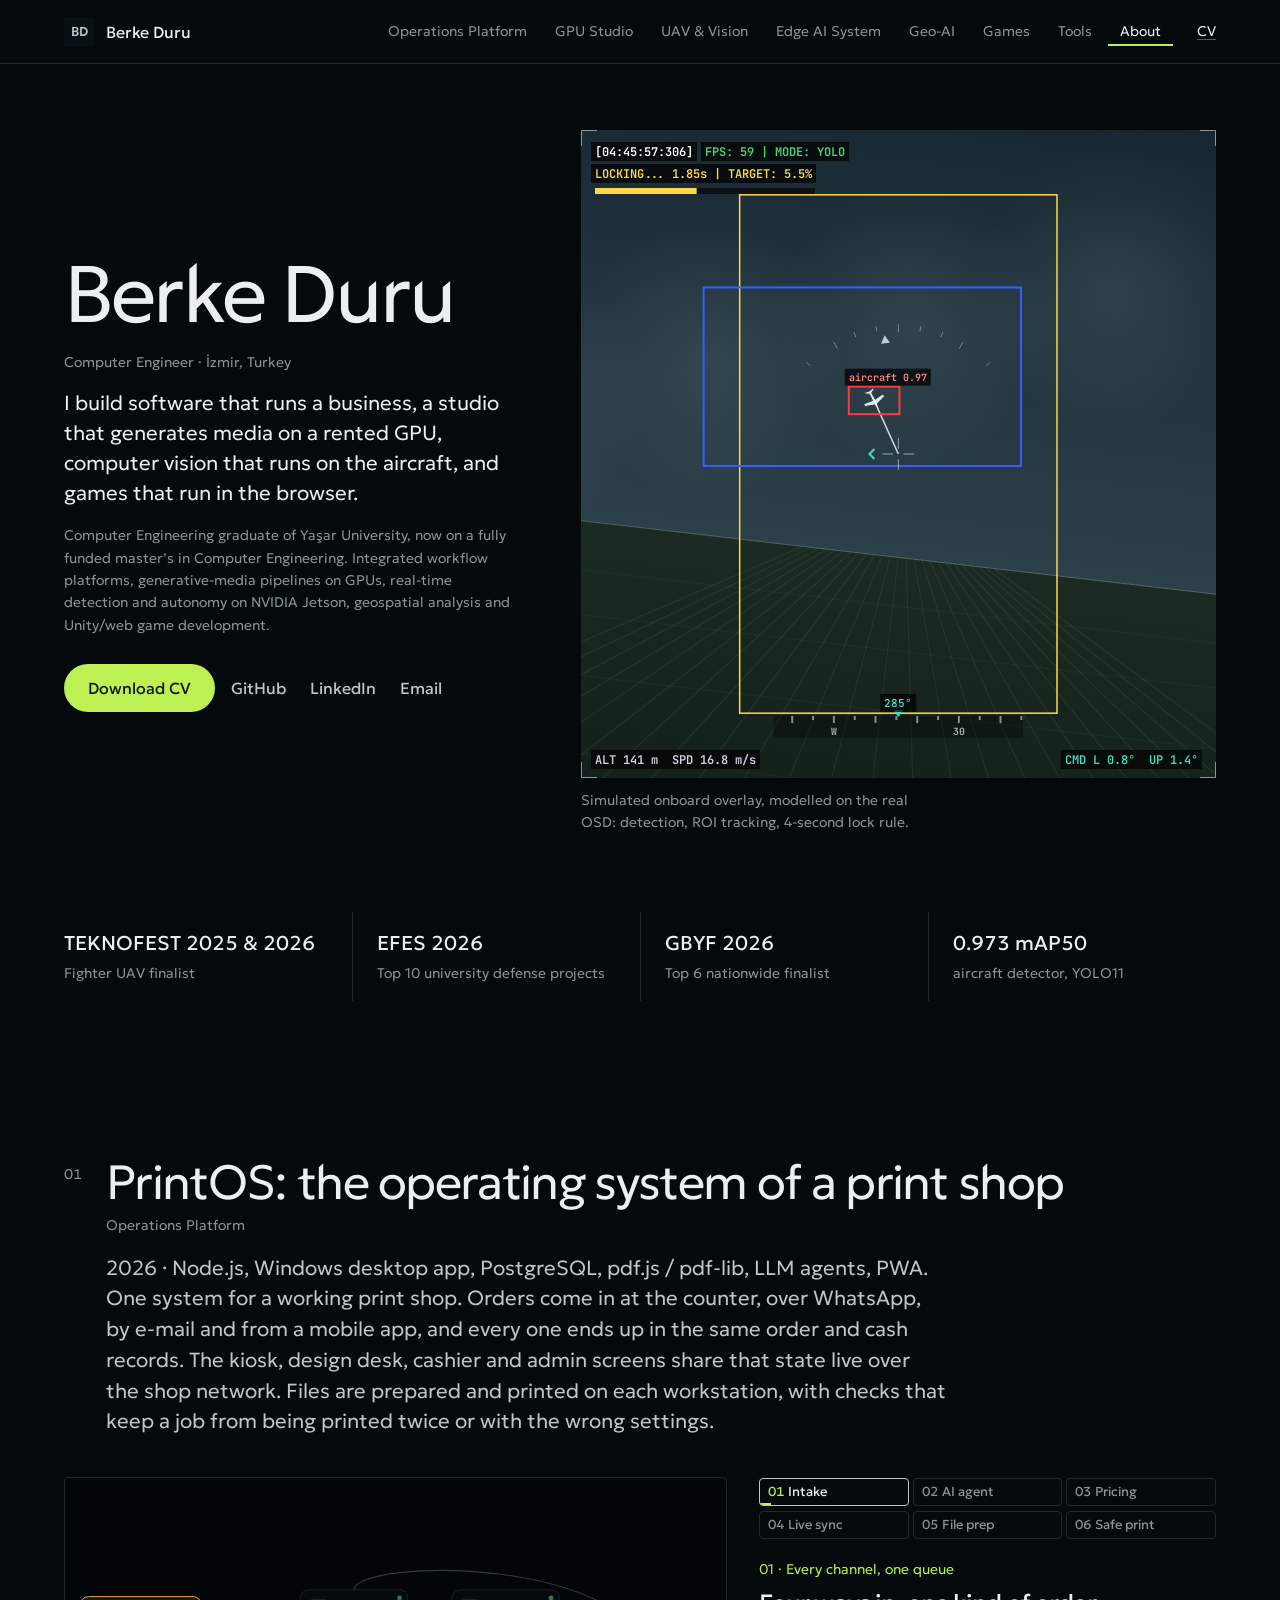
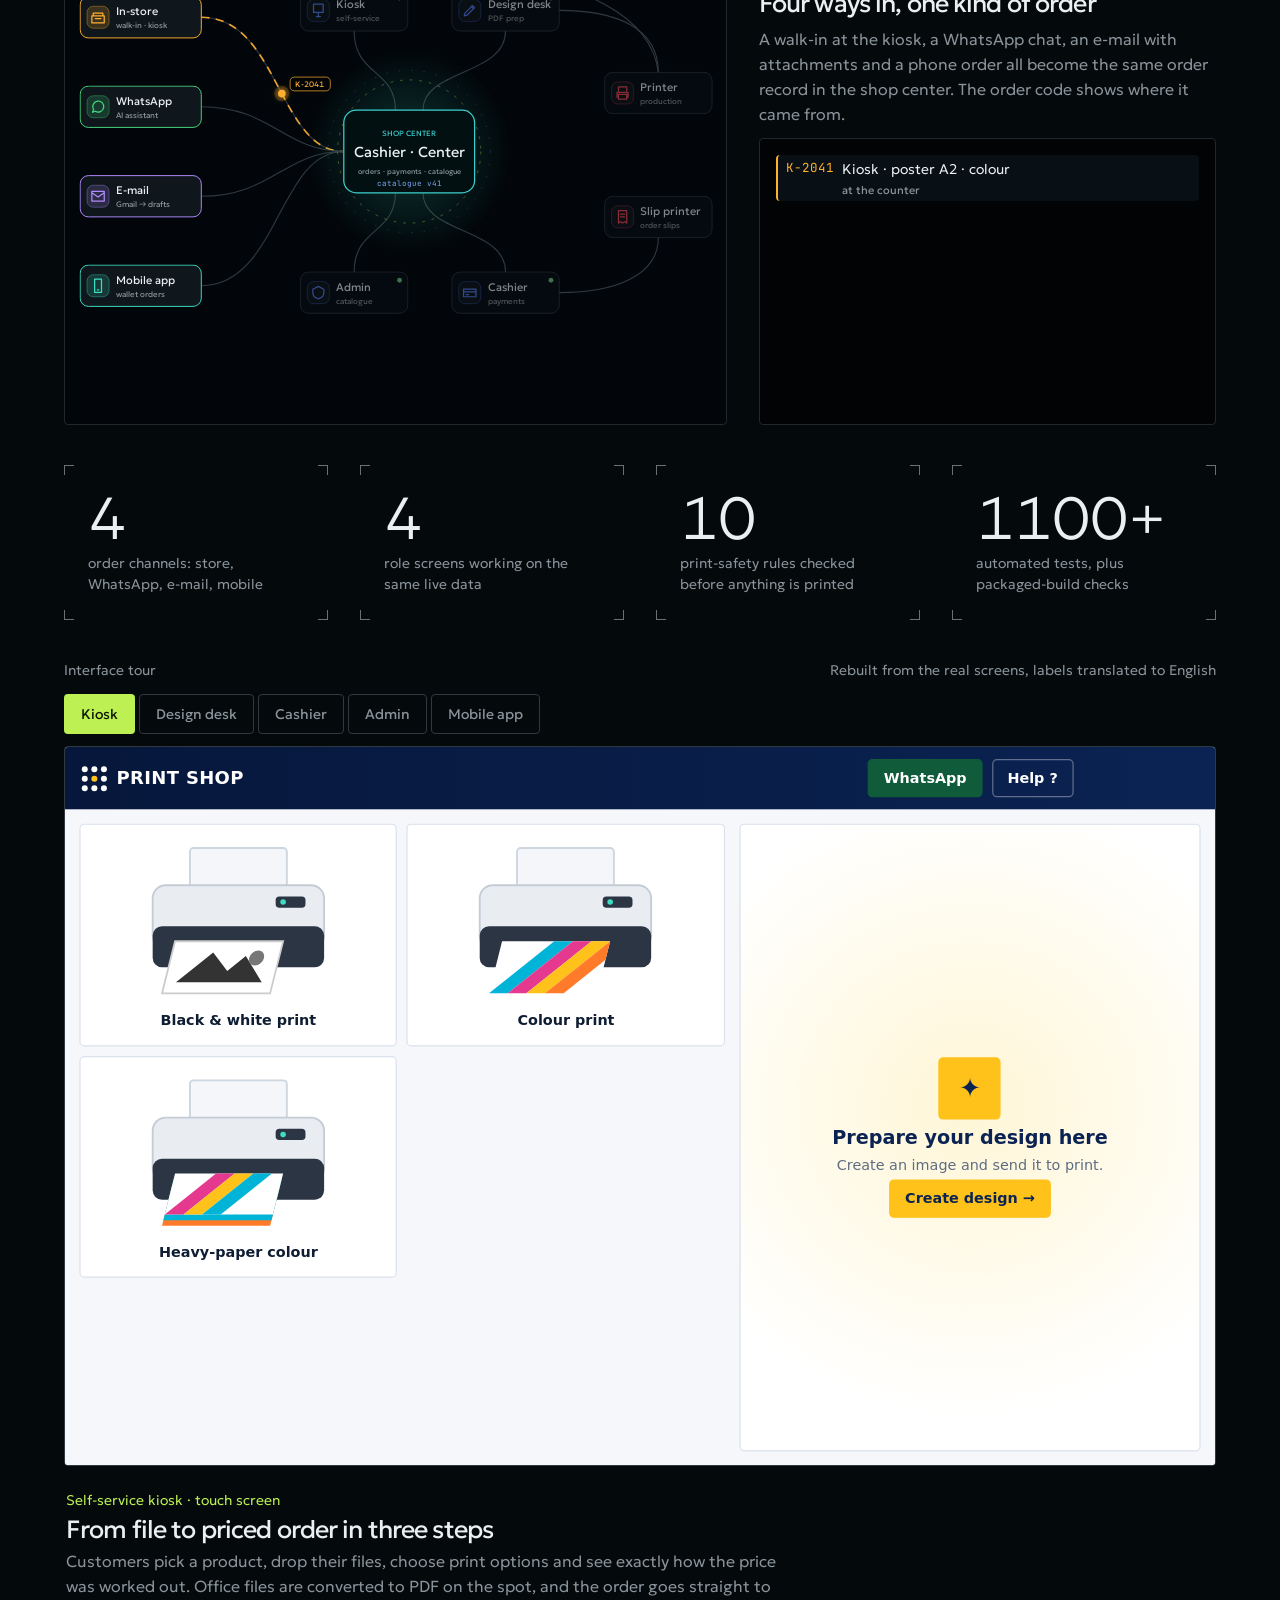
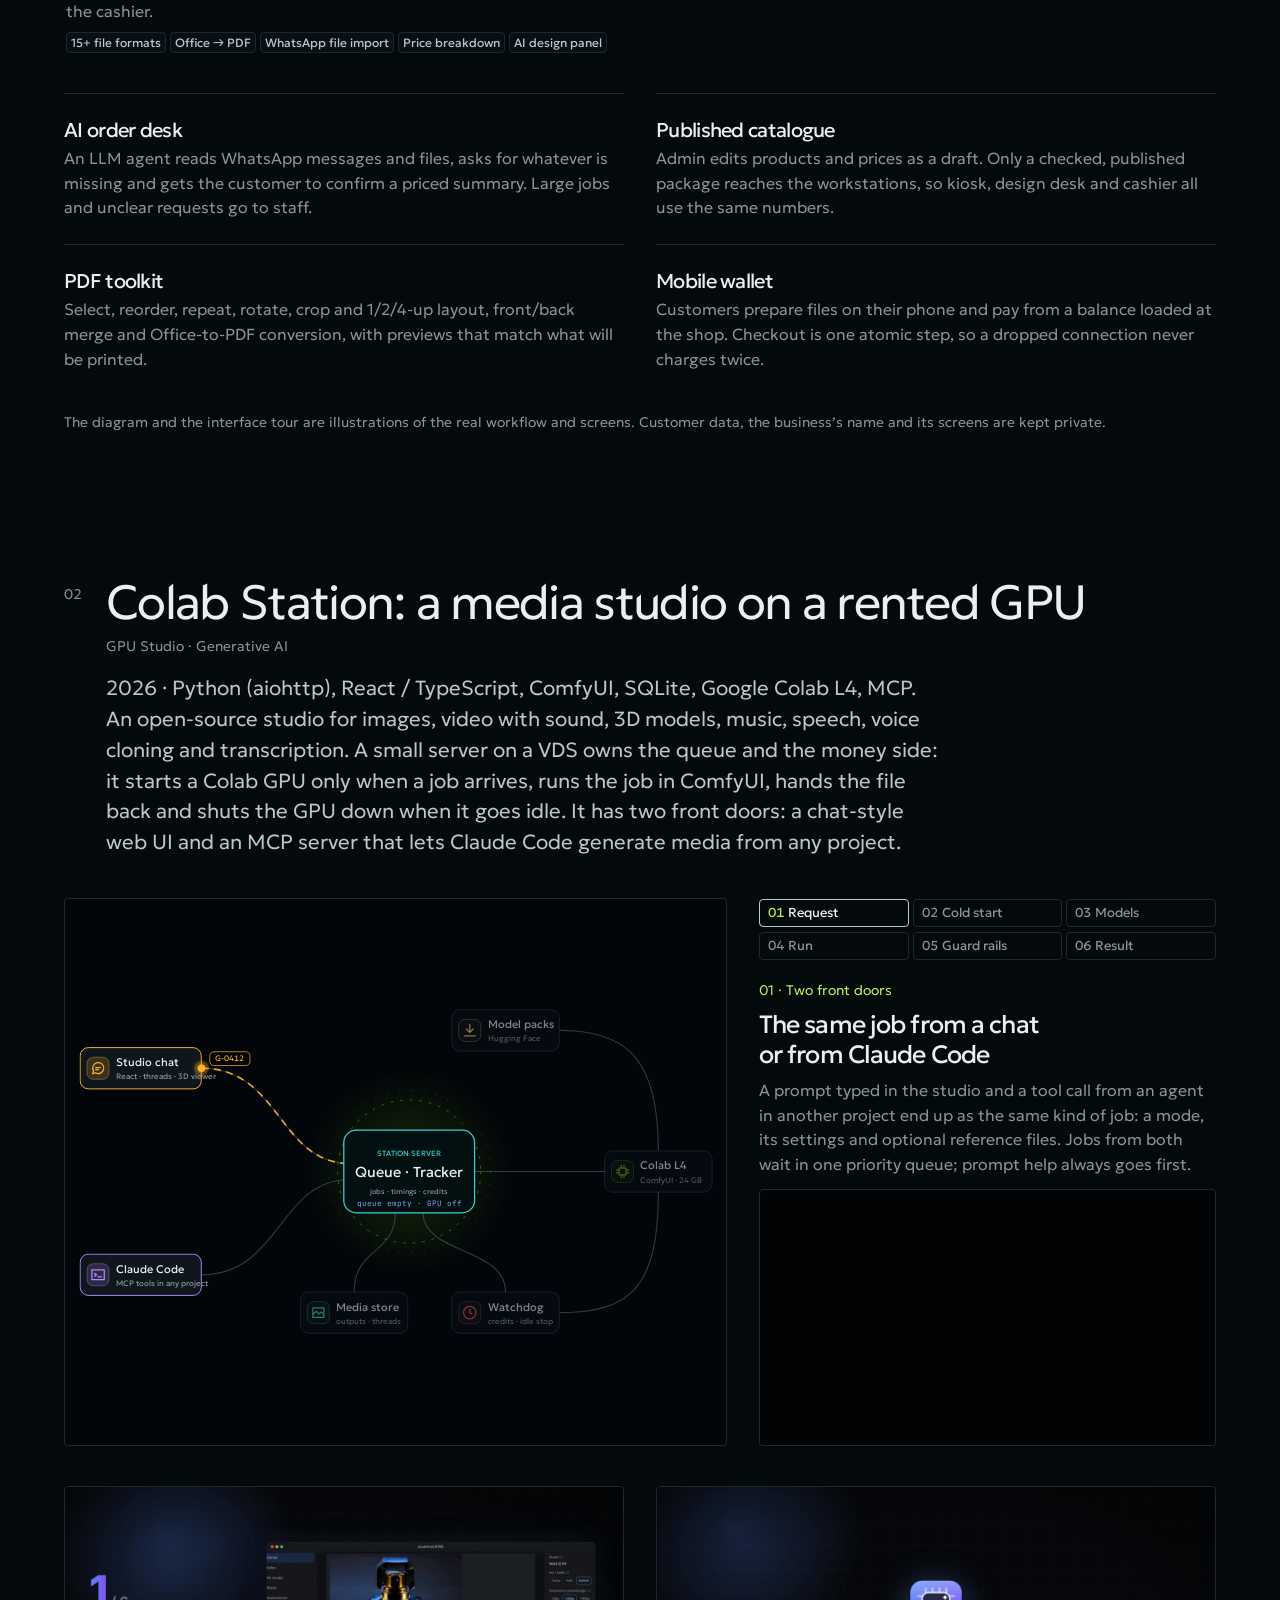
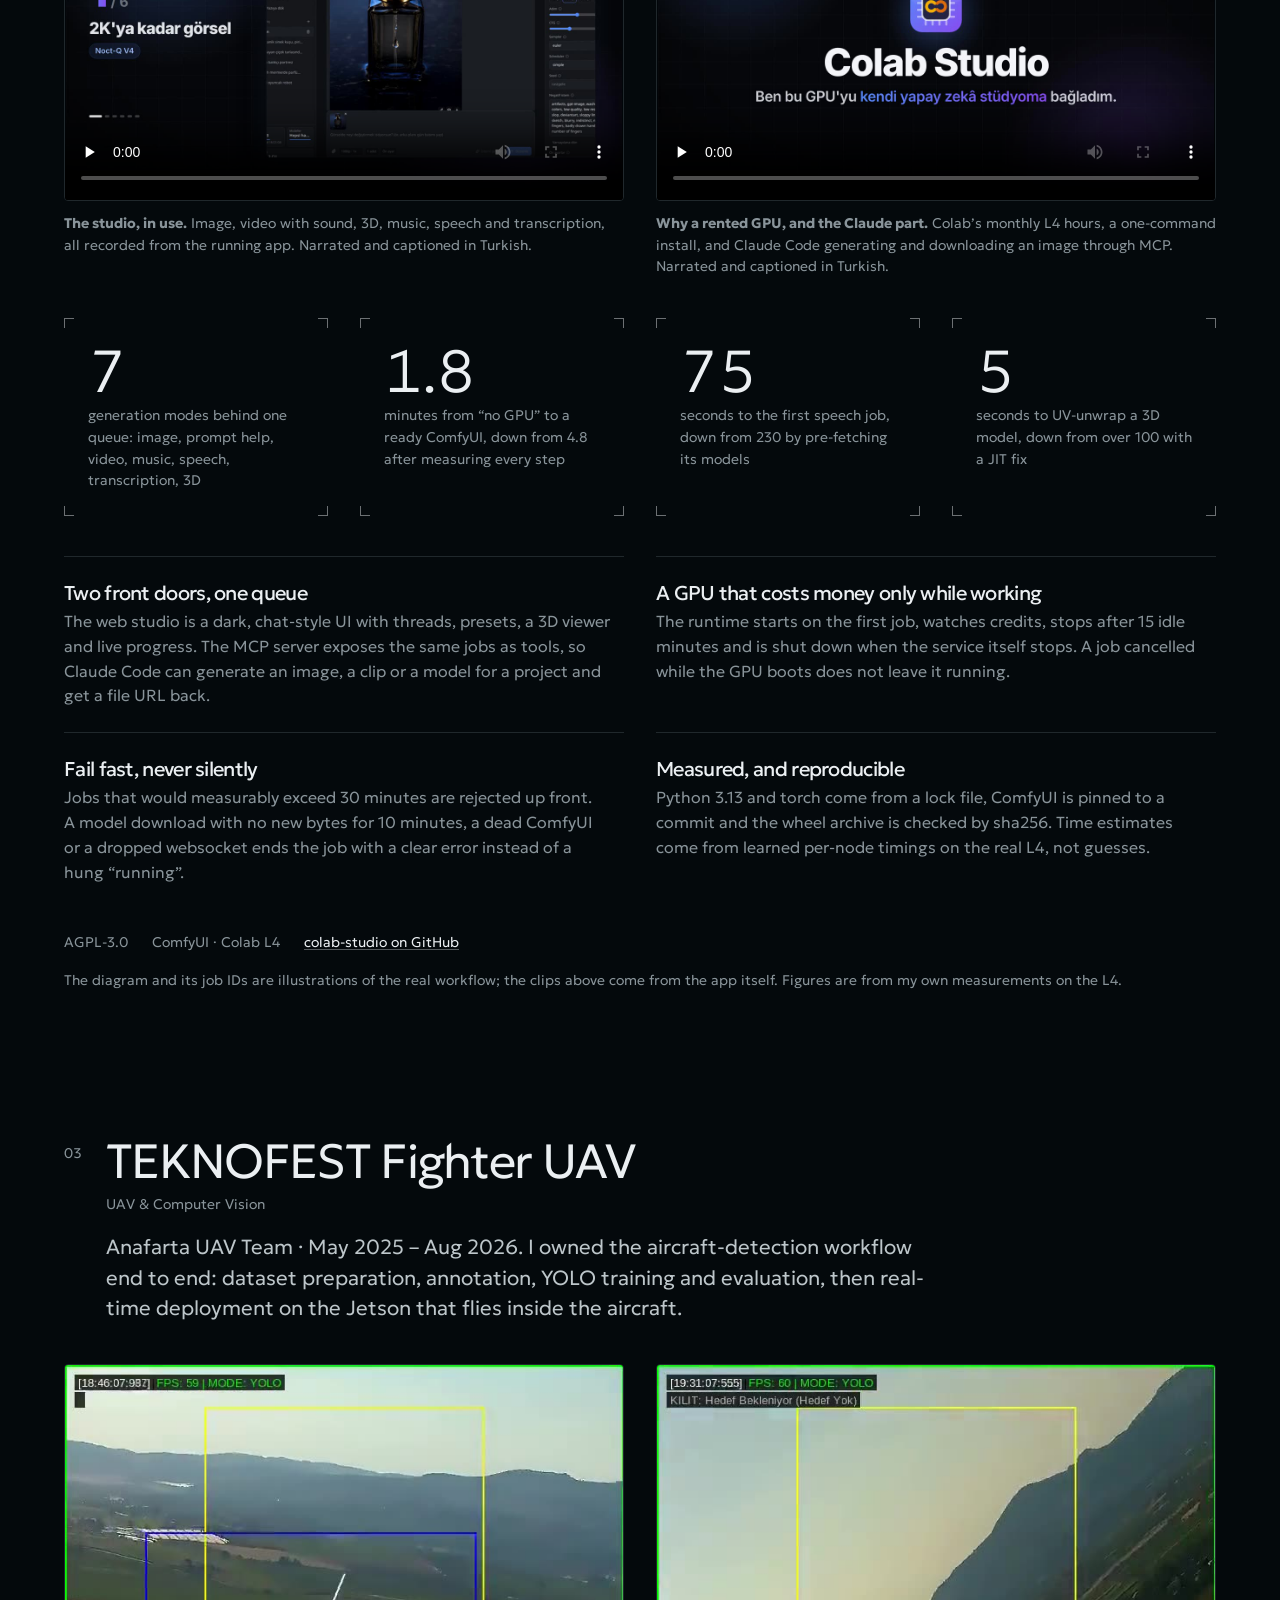
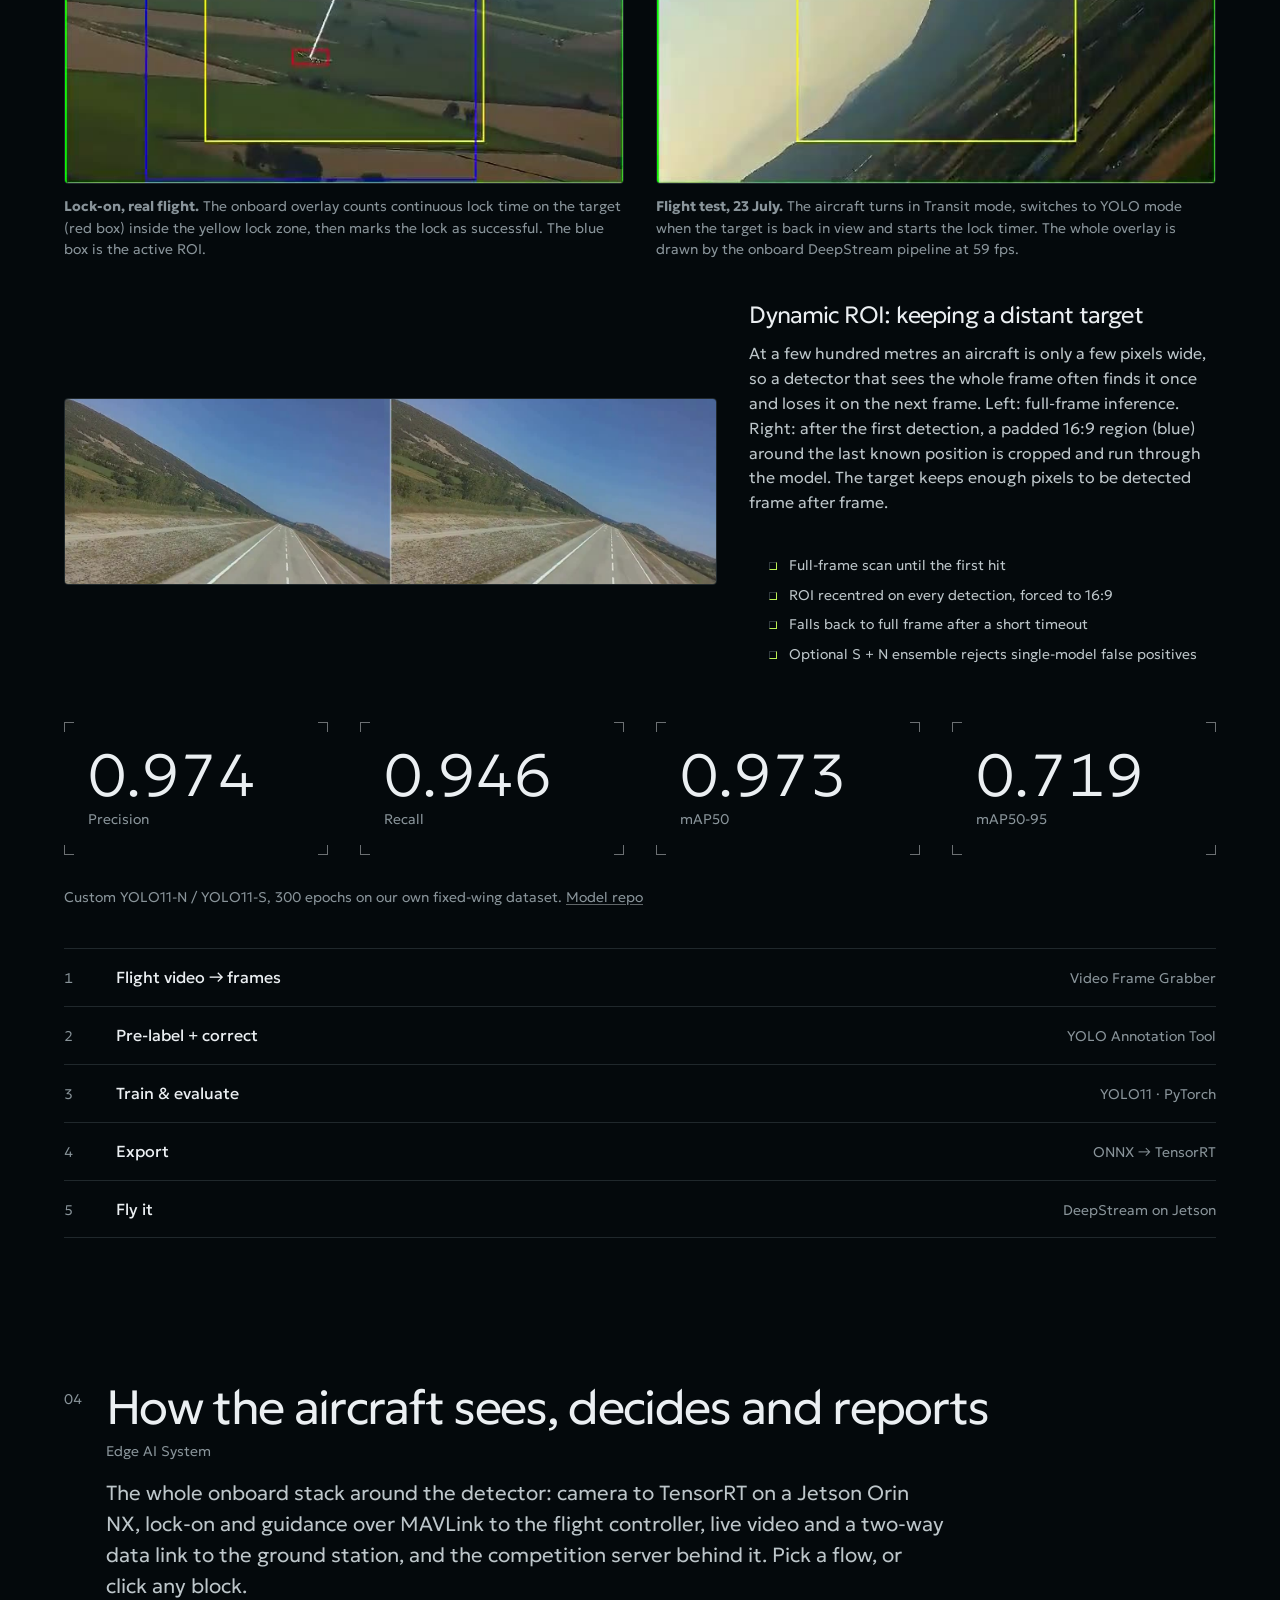
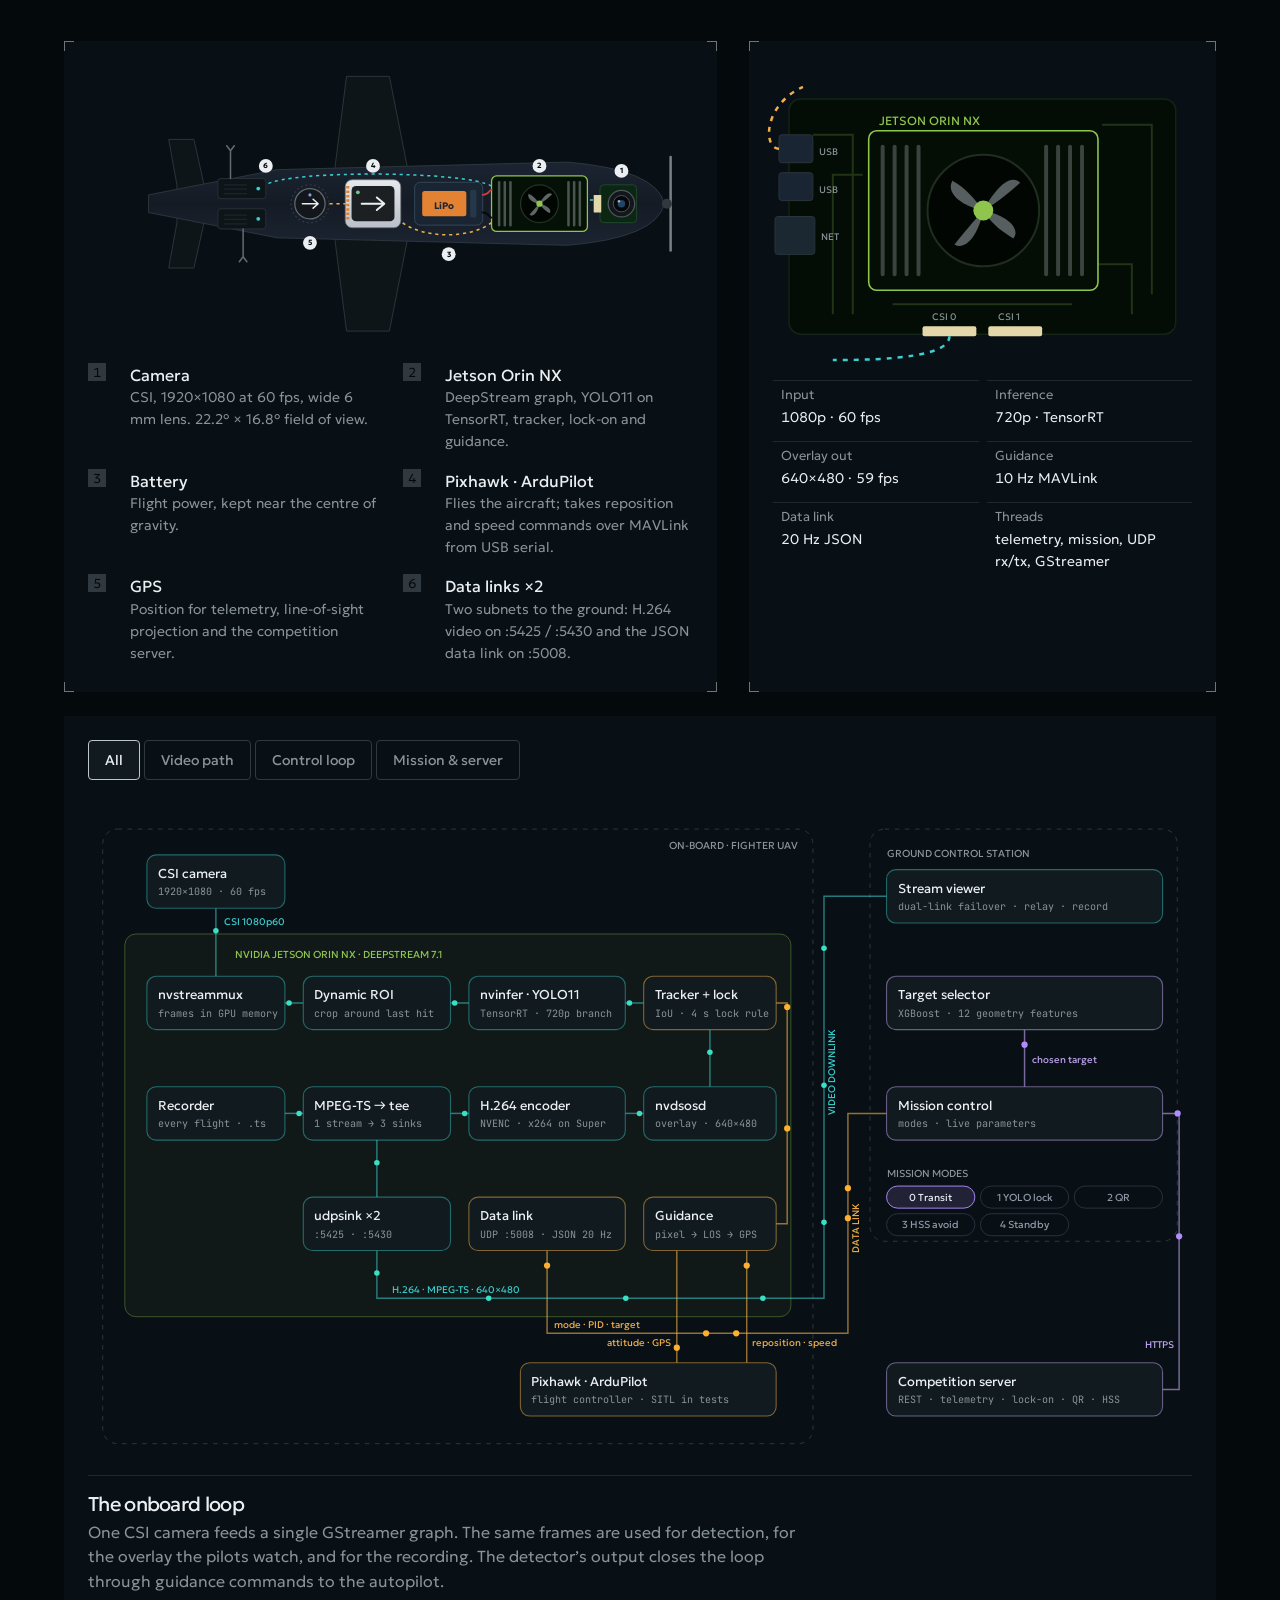
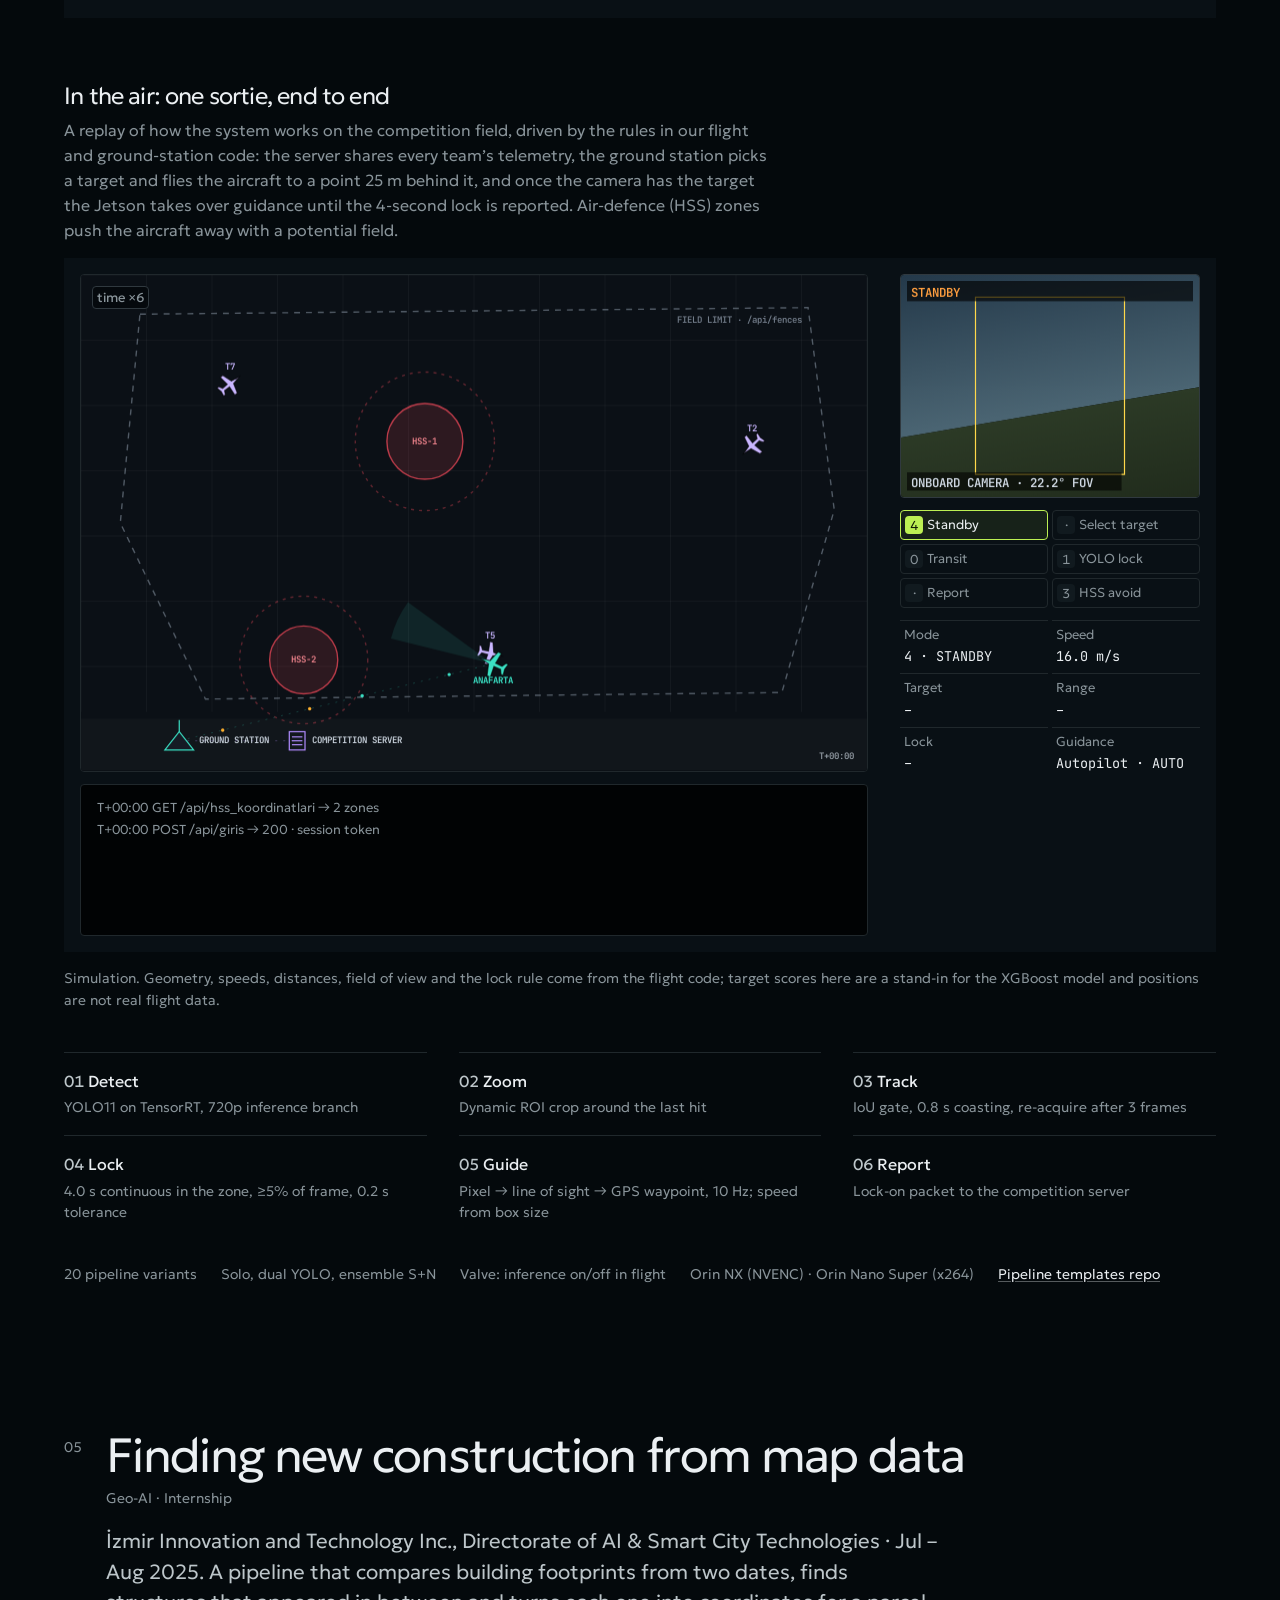
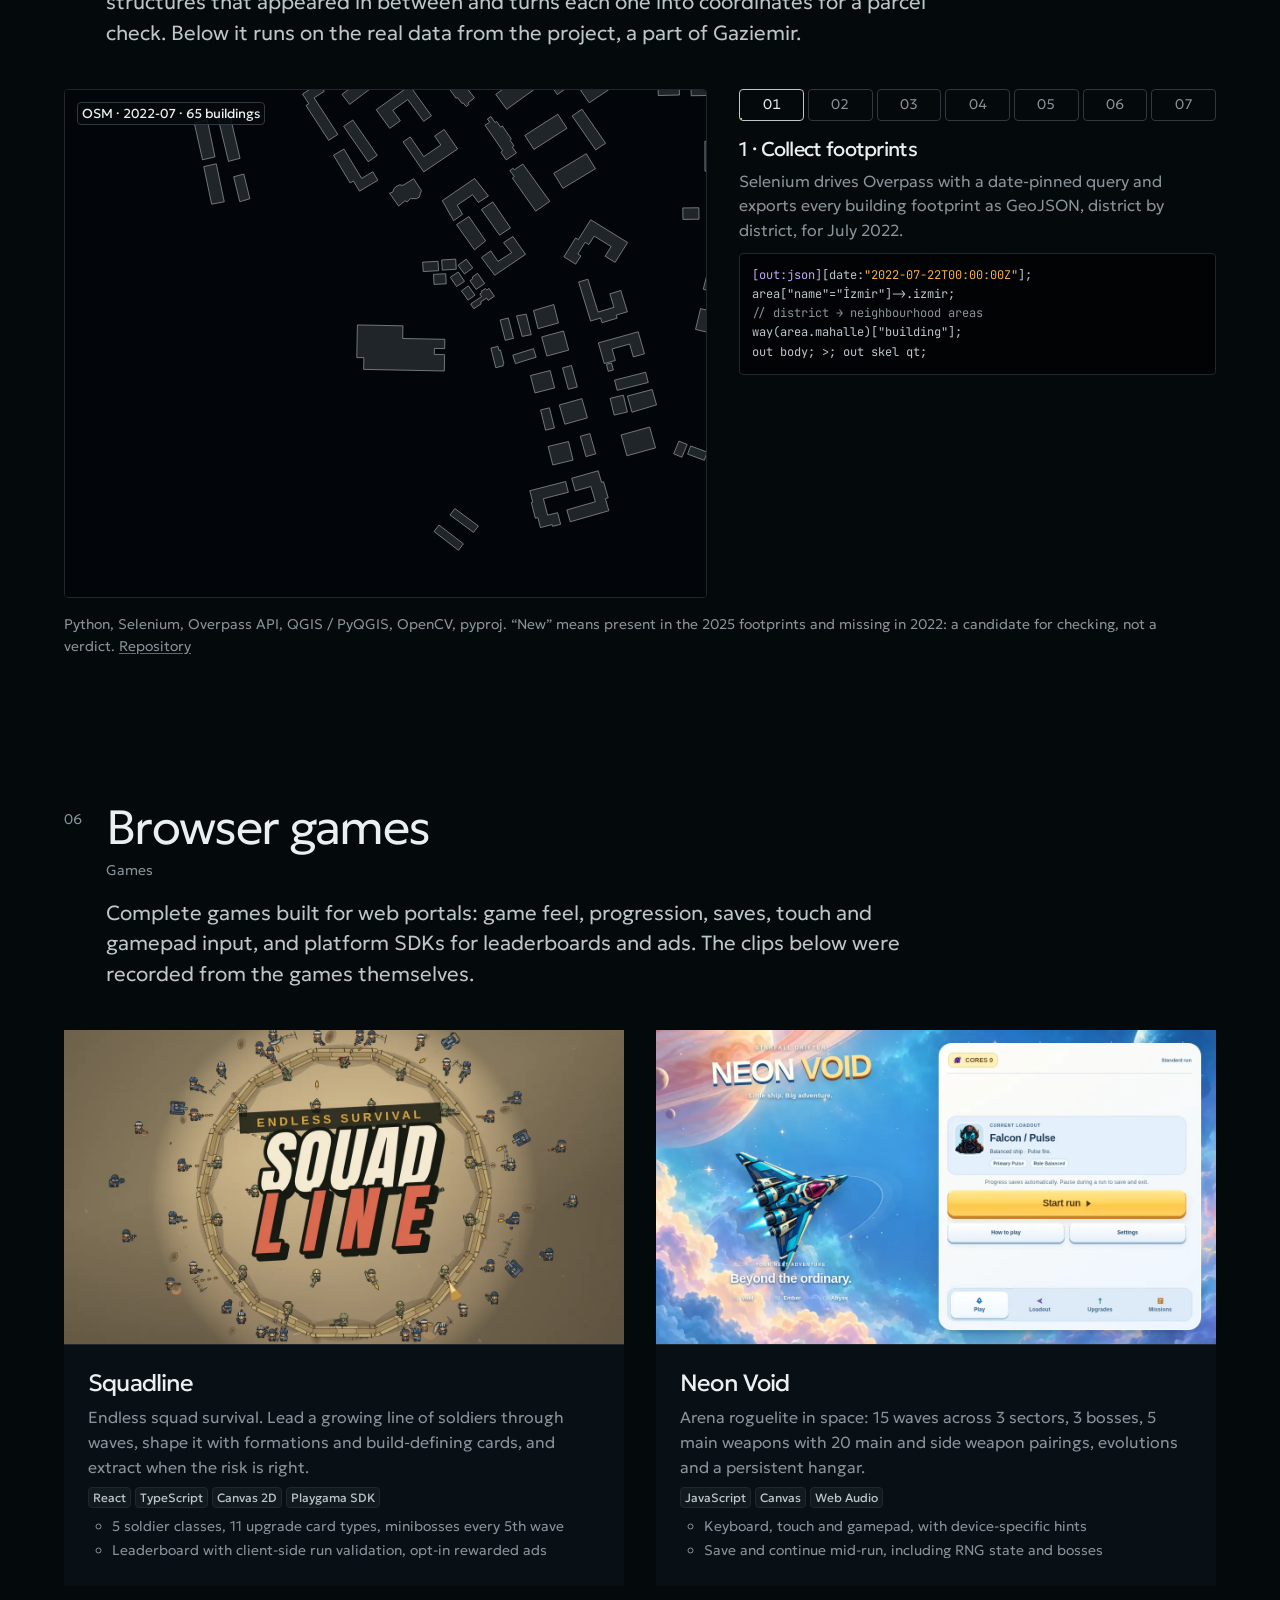
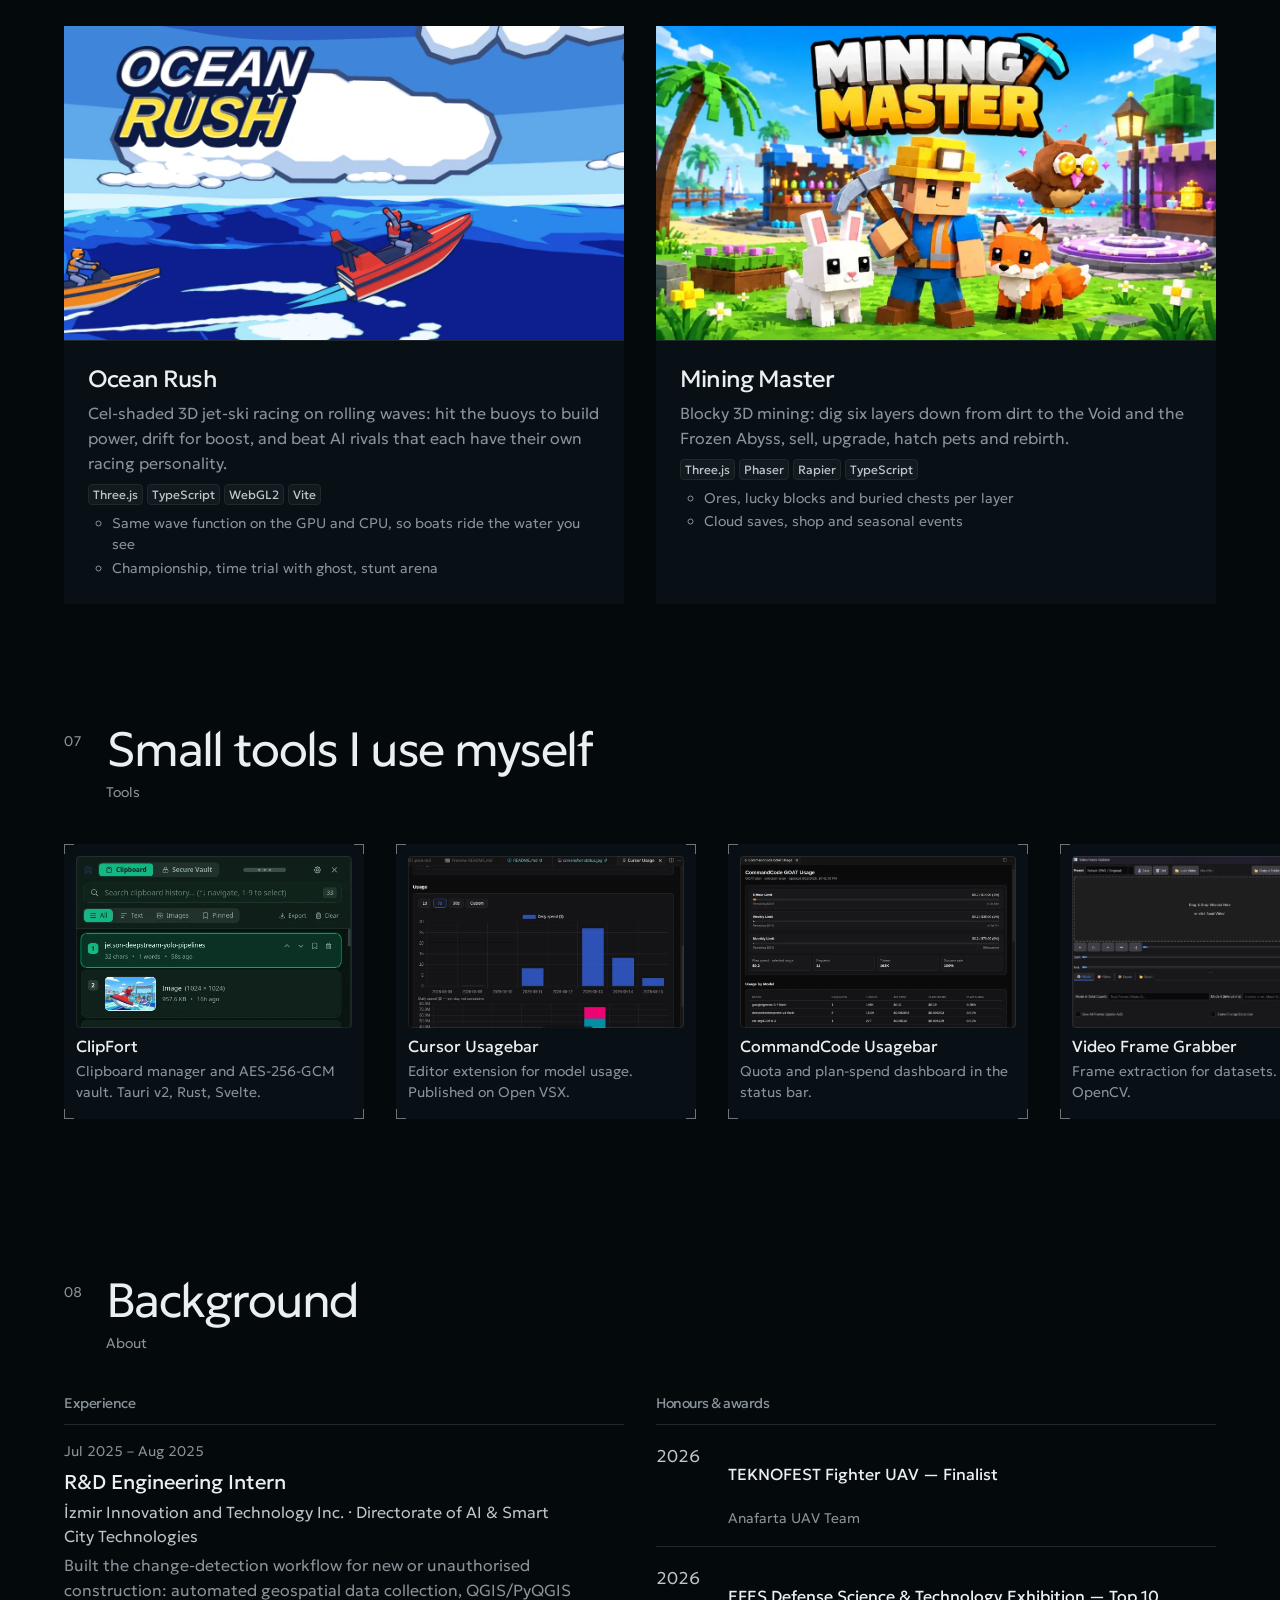
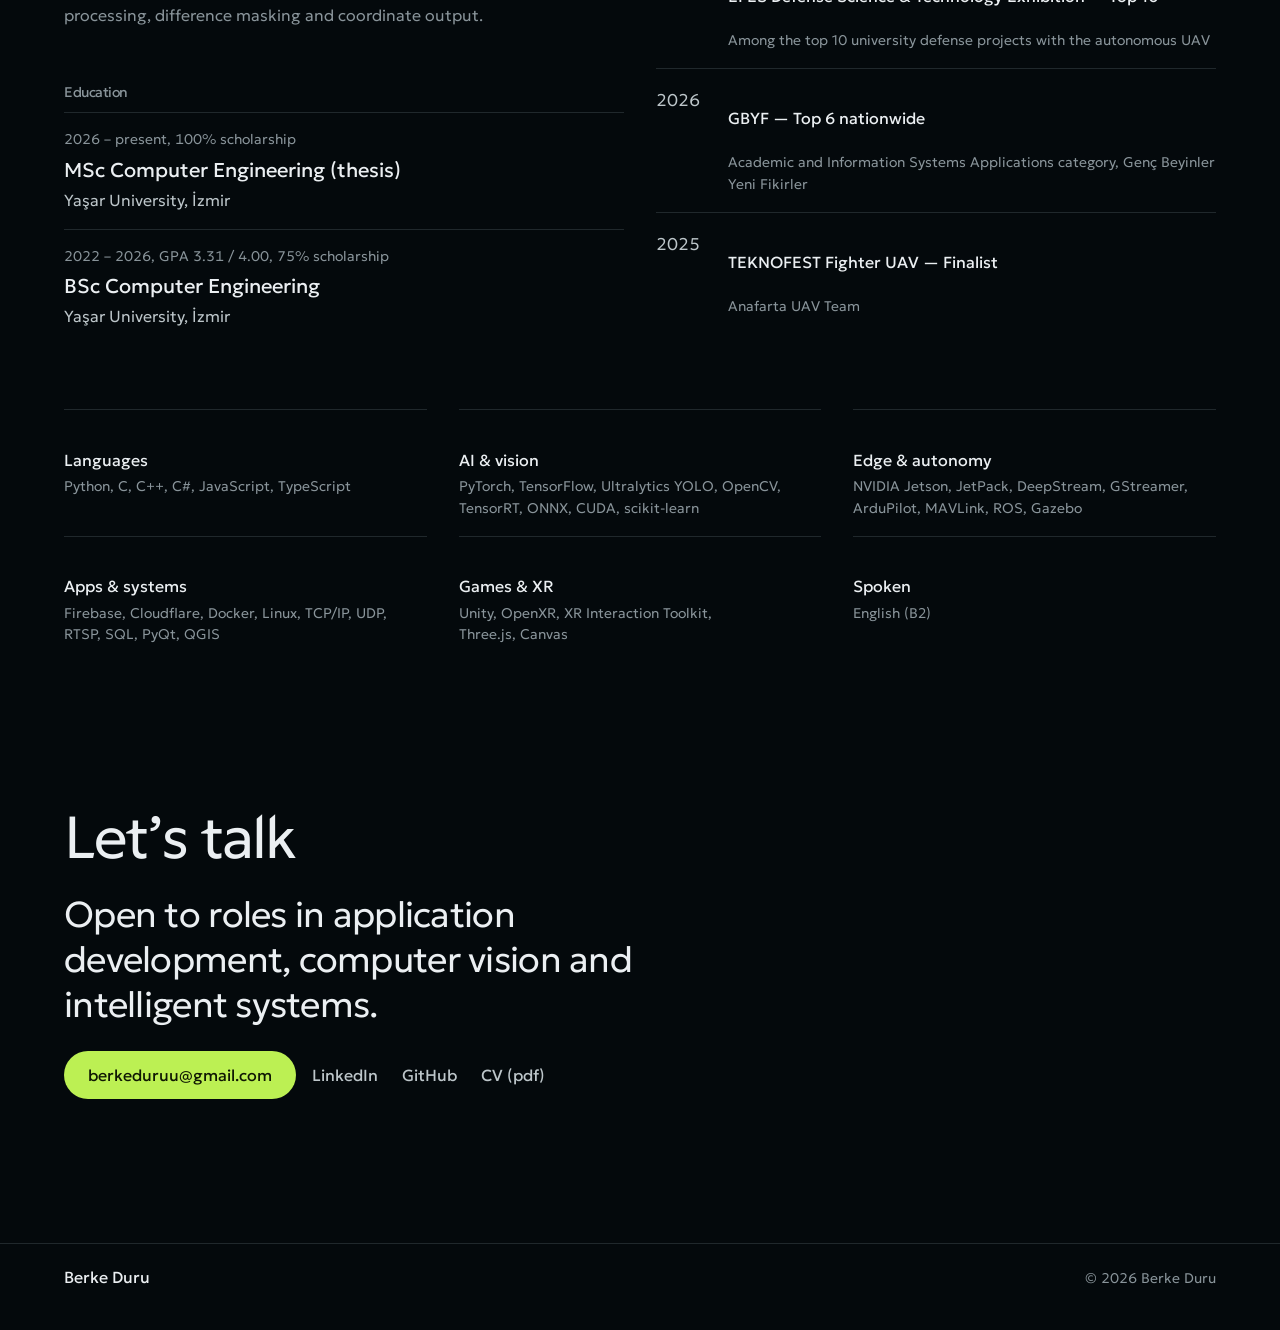
<file: index.html>
<!doctype html>
<html lang="en">
<head>
  <meta charset="utf-8">
  <meta name="viewport" content="width=device-width, initial-scale=1">
  <title>Berke Duru — Computer Engineer</title>
  <meta name="description" content="Portfolio of Berke Duru: integrated business software, a generative-media GPU studio, computer vision and autonomous UAV systems on NVIDIA Jetson, geospatial AI and web games.">
  <meta property="og:title" content="Berke Duru — Computer Engineer">
  <meta property="og:description" content="Business software, a GPU media studio, computer vision, autonomous UAV systems and games.">
  <meta property="og:image" content="assets/img/og.jpg">
  <link rel="icon" href="assets/img/favicon.svg" type="image/svg+xml">
  <link rel="preconnect" href="https://fonts.googleapis.com">
  <link rel="preconnect" href="https://fonts.gstatic.com" crossorigin>
  <link href="https://fonts.googleapis.com/css2?family=Geologica:wght,CRSV,SHRP@200..500,0,0..100&family=JetBrains+Mono:wght@400&display=swap" rel="stylesheet">
  <link rel="stylesheet" href="css/style.css">
</head>
<body>
<a class="skip" href="#top">Skip to content</a>

<header class="topbar">
  <a class="brand" href="#top" aria-label="Berke Duru, back to top"><span class="brand-mark">BD</span><span class="brand-name">Berke Duru</span></a>
  <nav class="topnav" aria-label="Sections">
    <a href="#ops">Operations Platform</a>
    <a href="#studio">GPU Studio</a>
    <a href="#uav">UAV &amp; Vision</a>
    <a href="#edge">Edge AI System</a>
    <a href="#geo">Geo-AI</a>
    <a href="#games">Games</a>
    <a href="#tools">Tools</a>
    <a href="#about">About</a>
  </nav>
  <a class="cv-link" href="assets/Berke_Duru_CV.pdf" download>CV</a>
</header>

<main id="top">

  <!-- HERO -->
  <section class="hero">
    <div class="hero-text">
      <h1>Berke Duru</h1>
      <p class="byline">Computer Engineer · İzmir, Turkey</p>
      <p class="lede">I build software that runs a business, a studio that generates media on a rented GPU, computer vision that runs on the aircraft, and games that run in the browser.</p>
      <p class="hero-sub">Computer Engineering graduate of Yaşar University, now on a fully funded master’s in Computer Engineering. Integrated workflow platforms, generative-media pipelines on GPUs, real-time detection and autonomy on NVIDIA Jetson, geospatial analysis and Unity/web game development.</p>
      <div class="hero-cta">
        <a class="btn" href="assets/Berke_Duru_CV.pdf" download>Download CV</a>
        <a class="btn btn-ghost" href="https://github.com/berkeduruu" target="_blank" rel="noopener">GitHub</a>
        <a class="btn btn-ghost" href="https://www.linkedin.com/in/berke-duru-940114347/" target="_blank" rel="noopener">LinkedIn</a>
        <a class="btn btn-ghost" href="mailto:berkeduruu@gmail.com">Email</a>
      </div>
    </div>
    <figure class="hero-hud">
      <div class="tick-frame">
        <canvas id="hud" aria-label="Animated simulation of the onboard lock-on overlay: a target aircraft is detected, tracked inside the lock zone for four seconds and confirmed."></canvas>
      </div>
      <figcaption>Simulated onboard overlay, modelled on the real OSD: detection, ROI tracking, 4-second lock rule.</figcaption>
    </figure>
  </section>

  <ul class="awards-strip" aria-label="Highlights">
    <li><strong>TEKNOFEST 2025 &amp; 2026</strong><span>Fighter UAV finalist</span></li>
    <li><strong>EFES 2026</strong><span>Top 10 university defense projects</span></li>
    <li><strong>GBYF 2026</strong><span>Top 6 nationwide finalist</span></li>
    <li><strong>0.973 mAP50</strong><span>aircraft detector, YOLO11</span></li>
  </ul>

  <ol class="flow" role="list">
  <!-- 01 OPS -->
  <li id="ops" class="section">
    <div class="section-head">
      <h2>PrintOS: the operating system of a print shop</h2>
      <p class="section-cat">Operations Platform</p>
      <p class="section-lede">2026 · Node.js, Windows desktop app, PostgreSQL, pdf.js / pdf-lib, LLM agents, PWA. One system for a working print shop. Orders come in at the counter, over WhatsApp, by e-mail and from a mobile app, and every one ends up in the same order and cash records. The kiosk, design desk, cashier and admin screens share that state live over the shop network. Files are prepared and printed on each workstation, with checks that keep a job from being printed twice or with the wrong settings.</p>
    </div>

    <div class="pos" id="pos" data-chapter="-1">
      <div class="pos-stage">
        <svg id="pos-svg" viewBox="0 0 960 600" role="img" aria-label="Animated diagram of PrintOS: four order channels feed one shop center, which keeps the Kiosk, Design desk, Cashier and Admin workstations in sync, and workstations send prepared jobs to the printers."></svg>
        <div class="pos-title" aria-hidden="true">
          <span class="pos-title-mark">PrintOS</span>
          <span class="pos-title-sub">4 channels, 4 workstations, 1 center</span>
        </div>
      </div>
      <div class="pos-side">
        <ol class="pos-steps" id="pos-steps"></ol>
        <div class="pos-panel">
          <p class="pos-kicker" id="pos-kicker"></p>
          <h3 id="pos-heading"></h3>
          <p id="pos-text"></p>
          <div class="pos-screen" id="pos-screen" aria-live="off"></div>
        </div>
      </div>
    </div>

    <ul class="pos-stats" aria-label="Project figures">
      <li><b data-count="4" data-dec="0">4</b><span>order channels: store, WhatsApp, e-mail, mobile</span></li>
      <li><b data-count="4" data-dec="0">4</b><span>role screens working on the same live data</span></li>
      <li><b data-count="10" data-dec="0">10</b><span>print-safety rules checked before anything is printed</span></li>
      <li><b><span data-count="1100" data-dec="0">1100</span>+</b><span>automated tests, plus packaged-build checks</span></li>
    </ul>

    <div class="ui-tour" id="ui-tour">
      <div class="ui-head">
        <p class="pos-sub">Interface tour</p>
        <p class="ui-head-note">Rebuilt from the real screens, labels translated to English</p>
      </div>
      <nav class="ui-tabs" aria-label="PrintOS screens"></nav>
      <div class="ui-viewport">
        <div class="ui-win">
          <span class="ui-wtitle visually-hidden">PrintOS</span>
          <div class="ui-stage"></div>
          <div class="ui-cursor" aria-hidden="true"><svg viewBox="0 0 24 24"><path d="M4 2l15 11-6.5 1.2L16.6 21l-3 1.4-3.4-6.9L5 20z"/></svg></div>
        </div>
      </div>
      <div class="ui-cap" aria-live="polite">
        <p class="ui-cap-role"></p>
        <h3 class="ui-cap-title"></h3>
        <p class="ui-cap-text"></p>
        <ul class="ui-cap-chips"></ul>
      </div>
    </div>

    <div class="feature-grid">
      <div><h3>AI order desk</h3><p>An LLM agent reads WhatsApp messages and files, asks for whatever is missing and gets the customer to confirm a priced summary. Large jobs and unclear requests go to staff.</p></div>
      <div><h3>Published catalogue</h3><p>Admin edits products and prices as a draft. Only a checked, published package reaches the workstations, so kiosk, design desk and cashier all use the same numbers.</p></div>
      <div><h3>PDF toolkit</h3><p>Select, reorder, repeat, rotate, crop and 1/2/4-up layout, front/back merge and Office-to-PDF conversion, with previews that match what will be printed.</p></div>
      <div><h3>Mobile wallet</h3><p>Customers prepare files on their phone and pay from a balance loaded at the shop. Checkout is one atomic step, so a dropped connection never charges twice.</p></div>
    </div>
    <p class="fine">The diagram and the interface tour are illustrations of the real workflow and screens. Customer data, the business’s name and its screens are kept private.</p>
  </li>

  <!-- 02 STUDIO -->
  <li id="studio" class="section">
    <div class="section-head">
      <h2>Colab Station: a media studio on a rented GPU</h2>
      <p class="section-cat">GPU Studio · Generative AI</p>
      <p class="section-lede">2026 · Python (aiohttp), React / TypeScript, ComfyUI, SQLite, Google Colab L4, MCP. An open-source studio for images, video with sound, 3D models, music, speech, voice cloning and transcription. A small server on a VDS owns the queue and the money side: it starts a Colab GPU only when a job arrives, runs the job in ComfyUI, hands the file back and shuts the GPU down when it goes idle. It has two front doors: a chat-style web UI and an MCP server that lets Claude Code generate media from any project.</p>
    </div>

    <div class="pos" id="cs" data-chapter="-1">
      <div class="pos-stage">
        <svg id="cs-svg" viewBox="0 0 960 600" role="img" aria-label="Animated diagram of Colab Station: the studio chat and Claude Code send jobs to one station server on a VDS, which starts a Colab L4 GPU running ComfyUI, pulls model packs from Hugging Face, stores the outputs and a watchdog shuts the GPU down when idle."></svg>
        <div class="pos-title" aria-hidden="true">
          <span class="pos-title-mark">Colab Station</span>
          <span class="pos-title-sub">2 front doors, 1 queue, 1 GPU that sleeps</span>
        </div>
      </div>
      <div class="pos-side">
        <ol class="pos-steps" id="cs-steps"></ol>
        <div class="pos-panel">
          <p class="pos-kicker" id="cs-kicker"></p>
          <h3 id="cs-heading"></h3>
          <p id="cs-text"></p>
          <div class="pos-screen" id="cs-screen" aria-live="off"></div>
        </div>
      </div>
    </div>

    <div class="video-pair studio-videos">
      <figure class="media-card">
        <video controls playsinline preload="none" poster="assets/img/colab-linkedin-poster.jpg">
          <source src="assets/video/colab-linkedin.mp4" type="video/mp4">
        </video>
        <figcaption><strong>The studio, in use.</strong> Image, video with sound, 3D, music, speech and transcription, all recorded from the running app. Narrated and captioned in Turkish.</figcaption>
      </figure>
      <figure class="media-card">
        <video controls playsinline preload="none" poster="assets/img/colab-kredi-poster.jpg">
          <source src="assets/video/colab-kredi.mp4" type="video/mp4">
        </video>
        <figcaption><strong>Why a rented GPU, and the Claude part.</strong> Colab’s monthly L4 hours, a one-command install, and Claude Code generating and downloading an image through MCP. Narrated and captioned in Turkish.</figcaption>
      </figure>
    </div>

    <ul class="pos-stats" aria-label="Project figures">
      <li><b data-count="7" data-dec="0">7</b><span>generation modes behind one queue: image, prompt help, video, music, speech, transcription, 3D</span></li>
      <li><b data-count="1.8" data-dec="1">1.8</b><span>minutes from “no GPU” to a ready ComfyUI, down from 4.8 after measuring every step</span></li>
      <li><b data-count="75" data-dec="0">75</b><span>seconds to the first speech job, down from 230 by pre-fetching its models</span></li>
      <li><b data-count="5" data-dec="0">5</b><span>seconds to UV-unwrap a 3D model, down from over 100 with a JIT fix</span></li>
    </ul>

    <div class="feature-grid">
      <div><h3>Two front doors, one queue</h3><p>The web studio is a dark, chat-style UI with threads, presets, a 3D viewer and live progress. The MCP server exposes the same jobs as tools, so Claude Code can generate an image, a clip or a model for a project and get a file URL back.</p></div>
      <div><h3>A GPU that costs money only while working</h3><p>The runtime starts on the first job, watches credits, stops after 15 idle minutes and is shut down when the service itself stops. A job cancelled while the GPU boots does not leave it running.</p></div>
      <div><h3>Fail fast, never silently</h3><p>Jobs that would measurably exceed 30 minutes are rejected up front. A model download with no new bytes for 10 minutes, a dead ComfyUI or a dropped websocket ends the job with a clear error instead of a hung “running”.</p></div>
      <div><h3>Measured, and reproducible</h3><p>Python 3.13 and torch come from a lock file, ComfyUI is pinned to a commit and the wheel archive is checked by sha256. Time estimates come from learned per-node timings on the real L4, not guesses.</p></div>
    </div>
    <div class="pill-row">
      <span class="pill">AGPL-3.0</span>
      <span class="pill">ComfyUI · Colab L4</span>
      <a class="pill pill-link" href="https://github.com/berkeduruu/colab-studio" target="_blank" rel="noopener">colab-studio on GitHub</a>
    </div>
    <p class="fine">The diagram and its job IDs are illustrations of the real workflow; the clips above come from the app itself. Figures are from my own measurements on the L4.</p>
  </li>

  <!-- 03 UAV -->
  <li id="uav" class="section">
    <div class="section-head">
      <h2>TEKNOFEST Fighter UAV</h2>
      <p class="section-cat">UAV &amp; Computer Vision</p>
      <p class="section-lede">Anafarta UAV Team · May 2025 – Aug 2026. I owned the aircraft-detection workflow end to end: dataset preparation, annotation, YOLO training and evaluation, then real-time deployment on the Jetson that flies inside the aircraft.</p>
    </div>

    <div class="video-pair">
      <figure class="media-card">
        <video class="auto-video" muted loop playsinline preload="none" poster="assets/img/lockon-1-poster.jpg">
          <source src="assets/video/lockon-1.mp4" type="video/mp4">
        </video>
        <figcaption><strong>Lock-on, real flight.</strong> The onboard overlay counts continuous lock time on the target (red box) inside the yellow lock zone, then marks the lock as successful. The blue box is the active ROI.</figcaption>
      </figure>
      <figure class="media-card">
        <video class="auto-video" muted loop playsinline preload="none" poster="assets/img/lockon-2-poster.jpg">
          <source src="assets/video/lockon-2.mp4" type="video/mp4">
        </video>
        <figcaption><strong>Flight test, 23 July.</strong> The aircraft turns in Transit mode, switches to YOLO mode when the target is back in view and starts the lock timer. The whole overlay is drawn by the onboard DeepStream pipeline at 59 fps.</figcaption>
      </figure>
    </div>

    <div class="roi-block">
      <figure class="media-card wide">
        <video class="auto-video" muted loop playsinline preload="none" poster="assets/img/roi-poster.jpg">
          <source src="assets/video/roi.mp4" type="video/mp4">
        </video>
      </figure>
      <div class="roi-text">
        <h3>Dynamic ROI: keeping a distant target</h3>
        <p>At a few hundred metres an aircraft is only a few pixels wide, so a detector that sees the whole frame often finds it once and loses it on the next frame. Left: full-frame inference. Right: after the first detection, a padded 16:9 region (blue) around the last known position is cropped and run through the model. The target keeps enough pixels to be detected frame after frame.</p>
        <ul class="ticks">
          <li>Full-frame scan until the first hit</li>
          <li>ROI recentred on every detection, forced to 16:9</li>
          <li>Falls back to full frame after a short timeout</li>
          <li>Optional S + N ensemble rejects single-model false positives</li>
        </ul>
      </div>
    </div>

    <div class="metrics">
      <div class="metric"><span class="metric-val" data-count="0.974">0.974</span><span class="metric-label">Precision</span></div>
      <div class="metric"><span class="metric-val" data-count="0.946">0.946</span><span class="metric-label">Recall</span></div>
      <div class="metric"><span class="metric-val" data-count="0.973">0.973</span><span class="metric-label">mAP50</span></div>
      <div class="metric"><span class="metric-val" data-count="0.719">0.719</span><span class="metric-label">mAP50-95</span></div>
      <p class="metric-note">Custom YOLO11-N / YOLO11-S, 300 epochs on our own fixed-wing dataset. <a href="https://github.com/berkeduruu/yolo-aircraft-detection" target="_blank" rel="noopener">Model repo</a></p>
    </div>

    <div class="flowline" aria-label="Dataset to deployment workflow">
      <a class="flow-step" href="https://github.com/berkeduruu/Video-Frame-Grabber" target="_blank" rel="noopener"><span class="flow-n">1</span><span class="flow-t">Flight video → frames</span><span class="flow-s">Video Frame Grabber</span></a>
      <a class="flow-step" href="https://github.com/berkeduruu/yolo-annotation-tool" target="_blank" rel="noopener"><span class="flow-n">2</span><span class="flow-t">Pre-label + correct</span><span class="flow-s">YOLO Annotation Tool</span></a>
      <a class="flow-step" href="https://github.com/berkeduruu/yolo-aircraft-detection" target="_blank" rel="noopener"><span class="flow-n">3</span><span class="flow-t">Train &amp; evaluate</span><span class="flow-s">YOLO11 · PyTorch</span></a>
      <a class="flow-step" href="https://github.com/berkeduruu/yolo-aircraft-detection" target="_blank" rel="noopener"><span class="flow-n">4</span><span class="flow-t">Export</span><span class="flow-s">ONNX → TensorRT</span></a>
      <a class="flow-step" href="https://github.com/berkeduruu/jetson-deepstream-yolo-pipelines" target="_blank" rel="noopener"><span class="flow-n">5</span><span class="flow-t">Fly it</span><span class="flow-s">DeepStream on Jetson</span></a>
    </div>
  </li>

  <!-- 04 EDGE -->
  <li id="edge" class="section">
    <div class="section-head">
      <h2>How the aircraft sees, decides and reports</h2>
      <p class="section-cat">Edge AI System</p>
      <p class="section-lede">The whole onboard stack around the detector: camera to TensorRT on a Jetson Orin NX, lock-on and guidance over MAVLink to the flight controller, live video and a two-way data link to the ground station, and the competition server behind it. Pick a flow, or click any block.</p>
    </div>

    <div class="hw" id="hw">
      <figure class="hw-card hw-plane-card">
        <svg class="hw-plane" viewBox="0 0 960 440" role="img" aria-label="Top-down cutaway of the fighter UAV showing where the onboard hardware sits">
          <defs>
            <linearGradient id="hwBody" x1="0" y1="0" x2="0" y2="1"><stop offset="0" stop-color="#1b2431"/><stop offset=".5" stop-color="#141b25"/><stop offset="1" stop-color="#1b2431"/></linearGradient>
            <linearGradient id="hwPx" x1="0" y1="0" x2="0" y2="1"><stop offset="0" stop-color="#e6e9ee"/><stop offset="1" stop-color="#b9c0c9"/></linearGradient>
          </defs>
          <path class="hw-shape" d="M410,18 L478,18 L506,160 L506,280 L478,422 L410,422 L392,280 L392,160 Z"/>
          <path class="hw-shape" d="M128,118 L168,118 L184,190 L184,250 L168,322 L128,322 L141,250 L141,190 Z"/>
          <path class="hw-fuselage" d="M96,206 L300,166 L760,154 Q902,166 914,220 Q902,274 760,286 L300,274 L96,234 Z"/>
          <line class="hw-prop" x1="924" y1="146" x2="924" y2="294"/>
          <circle class="hw-spinner" cx="918" cy="220" r="8"/>

          <path class="hw-wire w-video" d="M812,214 H792"/>
          <path class="hw-wire w-video" d="M640,192 C600,168 320,166 282,190"/>
          <path class="hw-wire w-control" d="M640,250 C606,276 530,276 496,248"/>
          <path class="hw-wire w-control" d="M410,220 H380"/>

          <g class="hw-part" data-part="cam">
            <rect class="hw-pcb" x="812" y="190" width="58" height="60" rx="6"/>
            <circle class="lens-outer" cx="846" cy="220" r="21"/><circle class="lens-mid" cx="846" cy="220" r="13"/><circle class="lens-glass" cx="846" cy="220" r="6"/>
            <circle class="lens-glint" cx="842" cy="216" r="2"/>
            <rect class="ribbon" x="802" y="206" width="12" height="28" rx="1"/>
          </g>
          <g class="hw-part" data-part="jetson">
            <rect class="jet-body" x="640" y="176" width="152" height="88" rx="8"/>
            <path class="jet-fins" d="M652,186 V254 M661,186 V254 M670,186 V254 M762,186 V254 M771,186 V254 M780,186 V254"/>
            <circle class="jet-fan-ring" cx="716" cy="220" r="30"/>
            <g class="jet-fan"><path d="M716,220 C724,205 732,201 736,205 C730,211 724,216 716,220 Z M716,220 C731,223 736,231 732,235 C725,231 720,226 716,220 Z M716,220 C713,235 706,241 700,238 C705,231 710,226 716,220 Z M716,220 C701,217 696,209 699,204 C707,208 712,214 716,220 Z"/></g>
            <circle class="jet-hub" cx="716" cy="220" r="5"/>
          </g>
          <g class="hw-part" data-part="battery">
            <rect class="bat-body" x="518" y="186" width="108" height="68" rx="9"/>
            <rect class="bat-label" x="530" y="200" width="70" height="40" rx="4"/>
            <text class="bat-text" x="565" y="225">LiPo</text>
            <rect class="bat-cap" x="606" y="198" width="10" height="44" rx="3"/>
            <path class="lead-red" d="M626,206 C636,206 636,198 640,198"/><path class="lead-black" d="M626,234 C636,234 636,242 640,242"/>
          </g>
          <g class="hw-part" data-part="pixhawk">
            <rect class="px-body" x="408" y="182" width="88" height="76" rx="11"/>
            <rect class="px-top" x="418" y="192" width="68" height="56" rx="7"/>
            <path class="px-arrow" d="M434,220 H468 M458,210 L470,220 L458,230"/>
            <circle class="px-led" cx="428" cy="202" r="3"/>
            <path class="px-ports" d="M412,192 V248"/>
          </g>
          <g class="hw-part" data-part="gps">
            <circle class="gps-mast" cx="352" cy="220" r="30"/>
            <circle class="gps-puck" cx="352" cy="220" r="24"/>
            <path class="gps-arrow" d="M340,220 H364 M357,213 L365,220 L357,227"/>
            <circle class="gps-led" cx="352" cy="206" r="2.5"/>
          </g>
          <g class="hw-part" data-part="radio">
            <rect class="radio-body" x="206" y="180" width="76" height="32" rx="5"/>
            <rect class="radio-body" x="206" y="228" width="76" height="32" rx="5"/>
            <path class="radio-vents" d="M216,190 H252 M216,197 H252 M216,204 H252 M216,238 H252 M216,245 H252 M216,252 H252"/>
            <circle class="radio-led" cx="270" cy="196" r="3"/><circle class="radio-led" cx="270" cy="244" r="3"/>
            <path class="hw-antenna" d="M226,180 V136 M226,136 l-6,-8 M226,136 l6,-8 M246,260 V304 M246,304 l-6,8 M246,304 l6,8"/>
          </g>

          <g class="hw-nums">
            <g><circle cx="846" cy="168" r="11"/><text x="846" y="172">1</text></g>
            <g><circle cx="716" cy="160" r="11"/><text x="716" y="164">2</text></g>
            <g><circle cx="572" cy="300" r="11"/><text x="572" y="304">3</text></g>
            <g><circle cx="452" cy="160" r="11"/><text x="452" y="164">4</text></g>
            <g><circle cx="352" cy="282" r="11"/><text x="352" y="286">5</text></g>
            <g><circle cx="282" cy="160" r="11"/><text x="282" y="164">6</text></g>
          </g>
        </svg>
        <ol class="hw-legend">
          <li data-part="cam"><b>Camera</b>CSI, 1920×1080 at 60 fps, wide 6 mm lens. 22.2° × 16.8° field of view.</li>
          <li data-part="jetson"><b>Jetson Orin NX</b>DeepStream graph, YOLO11 on TensorRT, tracker, lock-on and guidance.</li>
          <li data-part="battery"><b>Battery</b>Flight power, kept near the centre of gravity.</li>
          <li data-part="pixhawk"><b>Pixhawk · ArduPilot</b>Flies the aircraft; takes reposition and speed commands over MAVLink from USB serial.</li>
          <li data-part="gps"><b>GPS</b>Position for telemetry, line-of-sight projection and the competition server.</li>
          <li data-part="radio"><b>Data links ×2</b>Two subnets to the ground: H.264 video on :5425 / :5430 and the JSON data link on :5008.</li>
        </ol>
      </figure>
      <figure class="hw-card hw-board-card">
        <svg class="hw-board" viewBox="0 0 420 300" role="img" aria-label="Illustration of the NVIDIA Jetson Orin NX on its carrier board">
          <rect class="pcb" x="16" y="34" width="388" height="236" rx="12"/>
          <path class="trace" d="M40,70 H80 V250 M60,250 V110 H90 M330,60 H380 V230 M360,250 V200 H320 M120,240 H300"/>
          <rect class="port" x="6" y="70" width="34" height="28" rx="3"/><rect class="port" x="6" y="108" width="34" height="28" rx="3"/>
          <rect class="port eth" x="2" y="152" width="40" height="38" rx="3"/>
          <rect class="port csi" x="150" y="262" width="54" height="10" rx="2"/><rect class="port csi" x="216" y="262" width="54" height="10" rx="2"/>
          <rect class="som" x="96" y="66" width="230" height="160" rx="8"/>
          <g class="fins"><path d="M110,82 V210 M122,82 V210 M134,82 V210 M146,82 V210 M274,82 V210 M286,82 V210 M298,82 V210 M310,82 V210"/></g>
          <circle class="fan-ring" cx="211" cy="146" r="56"/>
          <g class="fan"><path d="M211,146 C226,118 240,110 248,118 C236,128 226,138 211,146 Z M211,146 C239,152 248,166 241,174 C228,166 218,158 211,146 Z M211,146 C205,174 192,186 182,180 C192,168 200,158 211,146 Z M211,146 C184,140 174,126 180,116 C194,124 202,134 211,146 Z"/></g>
          <circle class="hub" cx="211" cy="146" r="10"/>
          <text class="chip-label" x="106" y="60">JETSON ORIN NX</text>
          <text class="port-label" x="46" y="90">USB</text><text class="port-label" x="46" y="128">USB</text>
          <text class="port-label" x="48" y="176">NET</text>
          <text class="port-label" x="160" y="256">CSI 0</text><text class="port-label" x="226" y="256">CSI 1</text>
          <path class="cable video" d="M177,272 C177,292 120,296 60,296"/>
          <path class="cable control" d="M6,84 C-10,84 -10,40 30,22"/>
        </svg>
        <dl class="hw-specs">
          <div><dt>Input</dt><dd>1080p · 60 fps</dd></div>
          <div><dt>Inference</dt><dd>720p · TensorRT</dd></div>
          <div><dt>Overlay out</dt><dd>640×480 · 59 fps</dd></div>
          <div><dt>Guidance</dt><dd>10 Hz MAVLink</dd></div>
          <div><dt>Data link</dt><dd>20 Hz JSON</dd></div>
          <div><dt>Threads</dt><dd>telemetry, mission, UDP rx/tx, GStreamer</dd></div>
        </dl>
      </figure>
    </div>

    <div class="arch">
      <div class="arch-tabs" role="tablist" aria-label="Highlight a flow">
        <button role="tab" class="is-active" data-flow="all">All</button>
        <button role="tab" data-flow="video">Video path</button>
        <button role="tab" data-flow="control">Control loop</button>
        <button role="tab" data-flow="mission">Mission &amp; server</button>
      </div>
      <div class="arch-scroll">
        <svg id="arch-svg" viewBox="0 0 1200 720" role="img" aria-label="System architecture diagram of the onboard and ground software"></svg>
      </div>
      <div class="arch-info" aria-live="polite">
        <h3 id="arch-info-title">The onboard loop</h3>
        <p id="arch-info-body">One CSI camera feeds a single GStreamer graph. The same frames are used for detection, for the overlay the pilots watch, and for the recording. The detector’s output closes the loop through guidance commands to the autopilot.</p>
      </div>
    </div>

    <div class="field-head">
      <h3>In the air: one sortie, end to end</h3>
      <p>A replay of how the system works on the competition field, driven by the rules in our flight and ground-station code: the server shares every team’s telemetry, the ground station picks a target and flies the aircraft to a point 25 m behind it, and once the camera has the target the Jetson takes over guidance until the 4-second lock is reported. Air-defence (HSS) zones push the aircraft away with a potential field.</p>
    </div>
    <div class="field" id="field">
      <div class="field-stage">
        <canvas id="field-canvas" aria-label="Animated top-down simulation of a sortie: target selection, transit, camera lock-on, report and air-defence avoidance"></canvas>
        <span class="field-speed" id="field-speed">time ×6</span>
        <ul class="field-log" id="field-log" aria-live="off"></ul>
      </div>
      <aside class="field-side">
        <canvas id="field-cam" class="field-cam" aria-label="Simulated onboard camera view"></canvas>
        <ol class="field-phases">
          <li data-phase="standby"><span>4</span>Standby</li>
          <li data-phase="select"><span>·</span>Select target</li>
          <li data-phase="transit"><span>0</span>Transit</li>
          <li data-phase="camera"><span>1</span>YOLO lock</li>
          <li data-phase="report"><span>·</span>Report</li>
          <li data-phase="hss"><span>3</span>HSS avoid</li>
        </ol>
        <dl class="field-tele">
          <div><dt>Mode</dt><dd id="ft-mode">–</dd></div>
          <div><dt>Speed</dt><dd id="ft-speed">–</dd></div>
          <div><dt>Target</dt><dd id="ft-target">–</dd></div>
          <div><dt>Range</dt><dd id="ft-range">–</dd></div>
          <div><dt>Lock</dt><dd id="ft-lock">–</dd></div>
          <div><dt>Guidance</dt><dd id="ft-guide">–</dd></div>
        </dl>
      </aside>
    </div>
    <p class="fine">Simulation. Geometry, speeds, distances, field of view and the lock rule come from the flight code; target scores here are a stand-in for the XGBoost model and positions are not real flight data.</p>

    <ol class="lock-steps">
      <li><span>Detect</span>YOLO11 on TensorRT, 720p inference branch</li>
      <li><span>Zoom</span>Dynamic ROI crop around the last hit</li>
      <li><span>Track</span>IoU gate, 0.8 s coasting, re-acquire after 3 frames</li>
      <li><span>Lock</span>4.0 s continuous in the zone, ≥5% of frame, 0.2 s tolerance</li>
      <li><span>Guide</span>Pixel → line of sight → GPS waypoint, 10 Hz; speed from box size</li>
      <li><span>Report</span>Lock-on packet to the competition server</li>
    </ol>

    <div class="pill-row">
      <span class="pill">20 pipeline variants</span>
      <span class="pill">Solo, dual YOLO, ensemble S+N</span>
      <span class="pill">Valve: inference on/off in flight</span>
      <span class="pill">Orin NX (NVENC) · Orin Nano Super (x264)</span>
      <a class="pill pill-link" href="https://github.com/berkeduruu/jetson-deepstream-yolo-pipelines" target="_blank" rel="noopener">Pipeline templates repo</a>
    </div>
  </li>

  <!-- 05 GEO -->
  <li id="geo" class="section">
    <div class="section-head">
      <h2>Finding new construction from map data</h2>
      <p class="section-cat">Geo-AI · Internship</p>
      <p class="section-lede">İzmir Innovation and Technology Inc., Directorate of AI &amp; Smart City Technologies · Jul – Aug 2025. A pipeline that compares building footprints from two dates, finds structures that appeared in between and turns each one into coordinates for a parcel check. Below it runs on the real data from the project, a part of Gaziemir.</p>
    </div>

    <div class="geo" id="geo-viz">
      <div class="geo-stage">
        <svg id="geo-svg" viewBox="0 0 1000 791" role="img" aria-label="Animated walkthrough of the change detection pipeline on Gaziemir building footprints from 2022 and 2025"></svg>
        <div class="geo-badge" id="geo-badge">OSM · 2022-07</div>
      </div>
      <div class="geo-side">
        <ol class="geo-steps" id="geo-steps"></ol>
        <div class="geo-panel">
          <h3 id="geo-title"></h3>
          <p id="geo-text"></p>
          <pre id="geo-code"></pre>
        </div>
      </div>
    </div>
    <p class="fine">Python, Selenium, Overpass API, QGIS / PyQGIS, OpenCV, pyproj. “New” means present in the 2025 footprints and missing in 2022: a candidate for checking, not a verdict. <a href="https://github.com/berkeduruu/Kacak-Yapi-Izmir" target="_blank" rel="noopener">Repository</a></p>
  </li>

  <!-- 06 GAMES -->
  <li id="games" class="section">
    <div class="section-head">
      <h2>Browser games</h2>
      <p class="section-cat">Games</p>
      <p class="section-lede">Complete games built for web portals: game feel, progression, saves, touch and gamepad input, and platform SDKs for leaderboards and ads. The clips below were recorded from the games themselves.</p>
    </div>

    <div class="games">
      <article class="game">
        <video class="auto-video" muted loop playsinline preload="none" poster="assets/img/game-squadline.webp"><source src="assets/video/game-squadline.mp4" type="video/mp4"></video>
        <div class="game-body">
          <h3>Squadline</h3>
          <p>Endless squad survival. Lead a growing line of soldiers through waves, shape it with formations and build-defining cards, and extract when the risk is right.</p>
          <ul class="chips"><li>React</li><li>TypeScript</li><li>Canvas 2D</li><li>Playgama SDK</li></ul>
          <ul class="game-points"><li>5 soldier classes, 11 upgrade card types, minibosses every 5th wave</li><li>Leaderboard with client-side run validation, opt-in rewarded ads</li></ul>
        </div>
      </article>
      <article class="game">
        <video class="auto-video" muted loop playsinline preload="none" poster="assets/img/game-neonvoid.webp"><source src="assets/video/game-neonvoid.mp4" type="video/mp4"></video>
        <div class="game-body">
          <h3>Neon Void</h3>
          <p>Arena roguelite in space: 15 waves across 3 sectors, 3 bosses, 5 main weapons with 20 main and side weapon pairings, evolutions and a persistent hangar.</p>
          <ul class="chips"><li>JavaScript</li><li>Canvas</li><li>Web Audio</li></ul>
          <ul class="game-points"><li>Keyboard, touch and gamepad, with device-specific hints</li><li>Save and continue mid-run, including RNG state and bosses</li></ul>
        </div>
      </article>
      <article class="game">
        <video class="auto-video" muted loop playsinline preload="none" poster="assets/img/game-jetrush.webp"><source src="assets/video/game-jetrush.mp4" type="video/mp4"></video>
        <div class="game-body">
          <h3>Ocean Rush</h3>
          <p>Cel-shaded 3D jet-ski racing on rolling waves: hit the buoys to build power, drift for boost, and beat AI rivals that each have their own racing personality.</p>
          <ul class="chips"><li>Three.js</li><li>TypeScript</li><li>WebGL2</li><li>Vite</li></ul>
          <ul class="game-points"><li>Same wave function on the GPU and CPU, so boats ride the water you see</li><li>Championship, time trial with ghost, stunt arena</li></ul>
        </div>
      </article>
      <article class="game">
        <video class="auto-video" muted loop playsinline preload="none" poster="assets/img/game-mining.webp"><source src="assets/video/game-mining.mp4" type="video/mp4"></video>
        <div class="game-body">
          <h3>Mining Master</h3>
          <p>Blocky 3D mining: dig six layers down from dirt to the Void and the Frozen Abyss, sell, upgrade, hatch pets and rebirth.</p>
          <ul class="chips"><li>Three.js</li><li>Phaser</li><li>Rapier</li><li>TypeScript</li></ul>
          <ul class="game-points"><li>Ores, lucky blocks and buried chests per layer</li><li>Cloud saves, shop and seasonal events</li></ul>
        </div>
      </article>
    </div>
  </li>

  <!-- 07 TOOLS -->
  <li id="tools" class="section section-tight">
    <div class="section-head">
      <h2>Small tools I use myself</h2>
      <p class="section-cat">Tools</p>
    </div>
    <div class="tools">
      <a class="tool" href="https://github.com/berkeduruu/clipfort" target="_blank" rel="noopener"><img src="assets/img/tool-clipfort.webp" alt="ClipFort clipboard history window" loading="lazy" width="518" height="457"><span class="tool-name">ClipFort</span><span class="tool-desc">Clipboard manager and AES-256-GCM vault. Tauri v2, Rust, Svelte.</span></a>
      <a class="tool" href="https://github.com/berkeduruu/Cursor-Usagebar" target="_blank" rel="noopener"><img src="assets/img/tool-cursor.webp" alt="Cursor Usagebar dashboard charts" loading="lazy" width="858" height="740"><span class="tool-name">Cursor Usagebar</span><span class="tool-desc">Editor extension for model usage. Published on Open VSX.</span></a>
      <a class="tool" href="https://github.com/berkeduruu/CommandCode-Usagebar" target="_blank" rel="noopener"><img src="assets/img/tool-commandcode.webp" alt="CommandCode Usagebar dashboard" loading="lazy" width="1024" height="753"><span class="tool-name">CommandCode Usagebar</span><span class="tool-desc">Quota and plan-spend dashboard in the status bar.</span></a>
      <a class="tool" href="https://github.com/berkeduruu/Video-Frame-Grabber" target="_blank" rel="noopener"><img src="assets/img/tool-framegrabber.webp" alt="Video Frame Grabber application window" loading="lazy" width="1271" height="1067"><span class="tool-name">Video Frame Grabber</span><span class="tool-desc">Frame extraction for datasets. PyQt6, OpenCV.</span></a>
      <a class="tool" href="https://github.com/berkeduruu/yolo-annotation-tool" target="_blank" rel="noopener"><img src="assets/img/tool-annotator.webp" alt="YOLO Annotation Tool interface" loading="lazy" width="1280" height="820"><span class="tool-name">YOLO Annotation Tool</span><span class="tool-desc">Model pre-labelling with manual correction. PyQt6, Ultralytics.</span></a>
    </div>
  </li>

  <!-- 08 ABOUT -->
  <li id="about" class="section">
    <div class="section-head">
      <h2>Background</h2>
      <p class="section-cat">About</p>
    </div>
    <div class="about-grid">
      <div class="about-col">
        <h3 class="col-title">Experience</h3>
        <div class="entry">
          <p class="entry-meta">Jul 2025 – Aug 2025</p>
          <h4>R&amp;D Engineering Intern</h4>
          <p class="entry-org">İzmir Innovation and Technology Inc. · Directorate of AI &amp; Smart City Technologies</p>
          <p>Built the change-detection workflow for new or unauthorised construction: automated geospatial data collection, QGIS/PyQGIS processing, difference masking and coordinate output.</p>
        </div>
        <h3 class="col-title">Education</h3>
        <div class="entry">
          <p class="entry-meta">2026 – present, 100% scholarship</p>
          <h4>MSc Computer Engineering (thesis)</h4>
          <p class="entry-org">Yaşar University, İzmir</p>
        </div>
        <div class="entry">
          <p class="entry-meta">2022 – 2026, GPA 3.31 / 4.00, 75% scholarship</p>
          <h4>BSc Computer Engineering</h4>
          <p class="entry-org">Yaşar University, İzmir</p>
        </div>
      </div>
      <div class="about-col">
        <h3 class="col-title">Honours &amp; awards</h3>
        <ol class="timeline">
          <li><span class="tl-year">2026</span><div><h4>TEKNOFEST Fighter UAV — Finalist</h4><p>Anafarta UAV Team</p></div></li>
          <li><span class="tl-year">2026</span><div><h4>EFES Defense Science &amp; Technology Exhibition — Top 10</h4><p>Among the top 10 university defense projects with the autonomous UAV</p></div></li>
          <li><span class="tl-year">2026</span><div><h4>GBYF — Top 6 nationwide</h4><p>Academic and Information Systems Applications category, Genç Beyinler Yeni Fikirler</p></div></li>
          <li><span class="tl-year">2025</span><div><h4>TEKNOFEST Fighter UAV — Finalist</h4><p>Anafarta UAV Team</p></div></li>
        </ol>
      </div>
    </div>
    <div class="skills">
      <div><h4>Languages</h4><p>Python, C, C++, C#, JavaScript, TypeScript</p></div>
      <div><h4>AI &amp; vision</h4><p>PyTorch, TensorFlow, Ultralytics YOLO, OpenCV, TensorRT, ONNX, CUDA, scikit-learn</p></div>
      <div><h4>Edge &amp; autonomy</h4><p>NVIDIA Jetson, JetPack, DeepStream, GStreamer, ArduPilot, MAVLink, ROS, Gazebo</p></div>
      <div><h4>Apps &amp; systems</h4><p>Firebase, Cloudflare, Docker, Linux, TCP/IP, UDP, RTSP, SQL, PyQt, QGIS</p></div>
      <div><h4>Games &amp; XR</h4><p>Unity, OpenXR, XR Interaction Toolkit, Three.js, Canvas</p></div>
      <div><h4>Spoken</h4><p>English (B2)</p></div>
    </div>
  </li>
  </ol>

  <section class="contact" id="contact">
    <h2>Let’s talk</h2>
    <p>Open to roles in application development, computer vision and intelligent systems.</p>
    <div class="hero-cta">
      <a class="btn" href="mailto:berkeduruu@gmail.com">berkeduruu@gmail.com</a>
      <a class="btn btn-ghost" href="https://www.linkedin.com/in/berke-duru-940114347/" target="_blank" rel="noopener">LinkedIn</a>
      <a class="btn btn-ghost" href="https://github.com/berkeduruu" target="_blank" rel="noopener">GitHub</a>
      <a class="btn btn-ghost" href="assets/Berke_Duru_CV.pdf" download>CV (pdf)</a>
    </div>
  </section>
</main>

<footer class="footer">
  <div class="footer-row">
    <span class="footer-mark">Berke Duru</span>
    <span>© 2026 Berke Duru</span>
  </div>
</footer>

<script src="js/main.js" defer></script>
<script src="js/hud.js" defer></script>
<script src="js/arch.js" defer></script>
<script src="js/hardware.js" defer></script>
<script src="js/field.js" defer></script>
<script src="js/pos.js" defer></script>
<script src="js/colab.js" defer></script>
<script src="js/ui.js" defer></script>
<script src="assets/data/gaziemir-data.js" defer></script>
<script src="js/geo.js" defer></script>
</body>
</html>
</file>
<file: css/style.css>
/* Hallmark · shape: Stat-Led (draw 8237c9) · genre: modern-minimal · theme: Vantage (deal 1/3, seed personal-portfolio-computer-engineer-69a8·bc012bd1·2026-10-27·r0) · redesign: full
 * hero: Stage (dealt Index; the material refuses: the live lock-on HUD is the signature) · nav: edge-aligned · footer: letter close · imagery: the user's own media only · signature: the lock-on instrument running live in corner ticks · vantage: terrain/steel
 * axes: dark/grotesk-sans/chromatic-lime · posture: restrained · contrast: pass · fold: pass · copy: verbatim · v2.0.0 */
/* Hallmark · hero-review: fix · 2 findings · 2 resolved (typographic secondaries; tick frame bound to the canvas) */
/* Hallmark · finish-review: subagent · recapture first (geo data now sync-preloaded, captures over HTTP) · 2 findings · 2 resolved (caption balanced clear of the ticks; the code panel scrolls whole) */
/* Hallmark · pre-emit critique: P4 H4 E4 S5 R4 V4 · weakest: P, the argument is "measured, not told" · every section leads with a real instrument or a real figure, no claim stands without its artefact */
/* Hallmark · waive 47b · one phone frame, the rebuilt mobile wallet screen inside · the phone is the product being demonstrated */
/* Hallmark · waive 29 · the lime drop-shadow marks the selected part of an interactive hardware diagram · it is the live/found signal doing its one job */
/* Hallmark · dropped none · kept: 20 links, 43 script hooks, every heading and figure · reworded lines listed in the handoff */
/* Hallmark · waive 24b · the PrintOS sample keeps the real app's own micro-spacing · a rebuilt screenshot, not page layout */
/* Hallmark · waive 39b · the 28px controls are the rebuilt kiosk's own buttons inside the simulated screen · the page's own controls stand 48px */
/* Hallmark · waive 75 · the small type belongs to the scaled PrintOS sample screen, read as a screenshot · the page's own text sits at 12px and up */
/* Hallmark · waive 44c · the instrument canvas and its caption paint to y 823 of the 900 fold (.hallmark/shots/index-1440x900.png) · the text-only measure stops at the hero's buttons */
/* Hallmark · waive 79 · same paint: 77px of air under the caption, inside the 160px budget · the text-only measure reports the buttons at y 689 */
/* Hallmark · waive 72 · the flagged run is the tools rail's cut card at the scroll edge, the rail's own design · every other element holds the 16px phone gutter */
/* Hallmark · waive 80 · the stage plots the project's own change-detection output as a map of real Gaziemir footprints · named in the SVG's aria-label */
/* Hallmark · waive 82 · each pin plots one real detected structure at its coordinates on the map · the count is also set in type in the badge and the step text */
/* Hallmark · dismissed 77 · the counter reads only <section> elements; the eight numbered sections are an ordered list (a real <ol> with counters) · hero, eight, close, footer are all present */
/* Hallmark · dismissed F19 · the 600 and 700 weights live inside the rebuilt PrintOS sample, the app's own bold UI · the page itself runs three weights, 200 300 400 */
/* Hallmark · dismissed F20 · the 2+1 last row is the simulated kiosk's own product grid · the page's own grids leave no orphan */
/* Hallmark · dismissed 40 · the contrast pairs flagged sit inside the rebuilt PrintOS sample, the real app's own palette · page chrome passes */
/* Hallmark · dismissed 41 · the flagged canvas and video surfaces carry no text; .hw-card's text inherits the ink colour */
/* Hallmark · answered F6 · .metric-val and .pos-stats b carry font-variant-numeric: tabular-nums in their rule · the static tier cannot resolve the custom-property font-size */
/* Hallmark · answered F4 · the extra filled buttons are controls inside the product sample and the sim, not page chrome · the page has one primary, .btn */
/* Hallmark · answered F7 · the repeated card recipe belongs to the simulated product UI · the page's own surfaces climb the ladder: bare, well, tick-framed */

@import url("./tokens.css");
@import url("./base.css");

canvas { display: block; }

/* declared theme blocks: instrument palette + the PrintOS sample's own palette */
:root {
  /* instrument hues: data encoding inside the diagrams, the real system's colour key */
  --flow-video: oklch(78% 0.12 195);
  --flow-control: oklch(80% 0.14 75);
  --flow-mission: oklch(78% 0.11 300);
  --sig-red: oklch(66% 0.19 22);
  --sig-green: var(--color-success);
  --sig-blue: oklch(72% 0.12 262);
  --sig-nvidia: oklch(76% 0.16 130);
  --sig-orange: oklch(70% 0.15 55);
  /* dark instrument surfaces */
  --canvas-ink: oklch(12% 0.014 235);
  --screen-ink: oklch(10% 0.012 235);
  --log-ink: oklch(9% 0.012 235);
  /* hardware illustration */
  --hw-steel: oklch(72% 0.012 230);
  --hw-steel-dim: oklch(52% 0.014 230);
  --hw-ribbon: oklch(88% 0.06 95);
  --hw-pcb: oklch(24% 0.05 150);
  --hw-pcb-line: oklch(40% 0.07 150);
  --hw-lens-barrel: oklch(20% 0.01 250);
  --hw-lens-mid: oklch(13% 0.01 250);
  --hw-lens-ring: oklch(45% 0.014 250);
  --hw-glass: oklch(38% 0.07 250);
  --hw-body: oklch(19% 0.014 235);
  --hw-body-line: oklch(32% 0.016 235);
  --hw-battery: oklch(26% 0.03 250);
  --hw-battery-line: oklch(40% 0.04 250);
  --hw-battery-cap: oklch(33% 0.04 250);
  --hw-lead-red: oklch(58% 0.19 25);
  --hw-lead-black: oklch(14% 0.01 235);
  --hw-px: oklch(72% 0.008 240);
  --hw-px-2: oklch(55% 0.01 240);
  /* the PrintOS sample keeps its own light palette, declared here (the rebuilt product UI) */
  --u-card: #ffffff; --u-paper: #e9edf3; --u-paper-k: #f5f7fb; --u-paper-c: #f2f5f9; --u-paper-g: #eef2f7; --u-paper-a: #eef1f5;
  --u-tint-1: #eef1f6; --u-tint-2: #e6ebf2; --u-tint-3: #e6edf8; --u-tint-4: #f3f5f9; --u-tint-5: #edf0f5; --u-tint-6: #f6f8fc;
  --u-line: #dbe2ec; --u-line-2: #c9d2de; --u-line-3: #d5dce6; --u-line-4: #cfd7e2; --u-dash: #9aa5b1;
  --u-text: #0f1d33; --u-text-soft: #3a4552; --u-muted: #5d6c81; --u-dim: #8a96a6; --u-dim-2: #a2adbb;
  --u-navy: #0b2353; --u-navy-2: #0b2b5c; --u-navy-deep: #06173b; --u-navy-mid: #0e2c66; --u-bar: #151b25;
  --u-yellow: #ffc21a; --u-blue: #1a5fd0; --u-blue-soft: #6ea2ff; --u-blue-pale: #eaf1ff; --u-blue-mist: #e7efff; --u-blue-fog: #eef4ff; --u-send: #8fb4ef;
  --u-green: #0b6e44; --u-green-pale: #e3f6ec; --u-green-dark: #0f5b3a; --u-green-mist: #e0f5e9; --u-green-ink: #128048; --u-mint: #34d399;
  --u-teal: #0f766e; --u-teal-pale: #dff6f3;
  --u-amber-soft: #fff2cc; --u-amber-pale: #fff3cd; --u-amber-ink: #7a5200; --u-warn: #b45309;
  --u-red: #c62f34; --u-violet: #6d28d9; --u-orange: #9c3f1a; --u-orange-pale: #ffe9d6; --u-orange-line: #f0d8c2;
  --u-steel: #c4ccd6; --u-mist: #e9f8f0; --u-rail: #2f3640; --u-canvas: #4a4f57; --u-wa: #7fcfa1;
  --jet-body: oklch(16% 0.03 145); --jet-ring: oklch(11% 0.02 145); --jet-ring-line: oklch(30% 0.03 145);
  --px-top: oklch(24% 0.008 240); --radio-vent: oklch(26% 0.014 235);
  --pcb: oklch(14% 0.025 150); --pcb-line: oklch(24% 0.035 150); --eth: oklch(27% 0.025 240);
  --som: oklch(15% 0.03 145); --fan-ring: oklch(28% 0.03 145);
  --hub-body: oklch(16% 0.02 200); --hub-flash: oklch(24% 0.04 200);
  --node-body: oklch(17% 0.014 235); --node-on: oklch(20% 0.016 235);
  --u-rail-deep: oklch(24% 0.03 250); --u-prod-sub: #9fb0cc; --u-cream: #fff6d6; --u-dim-3: #5f6c7d; --u-tabs: #a9b5cf; --u-nav-line: #9aa8bb; --u-page-line: #cdd5df;
  --font-code: "JetBrains Mono", ui-monospace, SFMono-Regular, Menlo, monospace;
  --font-sample: "Segoe UI", system-ui, -apple-system, sans-serif;
}

/* ---------- the page ---------- */
body {
  font-weight: 300;
  font-variation-settings: "SHRP" 0;
  font-synthesis: none;
  font-size: 17px;
}
h1, h2, h3, h4 { font-variation-settings: "SHRP" 100; font-weight: var(--display-weight); }
h4, .label { font-variation-settings: "SHRP" 0; }
.num { font-variant-numeric: tabular-nums; font-weight: 400; }
p a, .fine a, td a { color: inherit; text-decoration: underline; text-decoration-color: color-mix(in oklab, var(--color-ink) 40%, transparent); }
p a:hover, .fine a:hover { text-decoration-color: var(--color-accent); }
button { cursor: pointer; }
button:disabled, button[aria-disabled="true"] { opacity: .55; cursor: not-allowed; }

/* corner-tick frame: a hairline box drawn only at its corners */
.metric, .pos-stats li, .hw-card, .tool { position: relative; }
.metric::before, .pos-stats li::before, .hw-card::before, .tool::before {
  content: ""; position: absolute; inset: 0; pointer-events: none;
  border: var(--rule-hair) solid color-mix(in oklab, var(--color-ink) 45%, transparent);
  -webkit-mask: conic-gradient(at var(--tick) var(--tick), transparent 75%, var(--color-ink) 0) 0 0 / calc(100% - var(--tick)) calc(100% - var(--tick));
  mask: conic-gradient(at var(--tick) var(--tick), transparent 75%, var(--color-ink) 0) 0 0 / calc(100% - var(--tick)) calc(100% - var(--tick));
}
.tick-frame { position: relative; }
.tick-frame::before {
  content: ""; position: absolute; inset: 0; z-index: 2; pointer-events: none;
  border: var(--rule-hair) solid color-mix(in oklab, var(--color-ink) 55%, transparent);
  -webkit-mask: conic-gradient(at 16px 16px, transparent 75%, var(--color-ink) 0) 0 0 / calc(100% - 16px) calc(100% - 16px);
  mask: conic-gradient(at 16px 16px, transparent 75%, var(--color-ink) 0) 0 0 / calc(100% - 16px) calc(100% - 16px);
}

.skip {
  position: absolute; left: var(--space-md); top: calc(-1 * var(--space-3xl));
  z-index: var(--z-toast); padding: var(--space-xs) var(--space-md);
  background: var(--color-ink); color: var(--color-paper); text-decoration: none;
}
.skip:focus-visible { top: var(--space-md); }

/* ---------- top bar: edge-aligned, wordmark + section links + a quiet CV link ---------- */
.topbar {
  position: sticky; top: 0; z-index: var(--z-sticky-nav);
  display: flex; align-items: center; gap: var(--space-lg);
  height: 64px;
  padding-inline: max(var(--gutter), calc((100% - var(--container)) / 2));
  background: var(--color-paper);
  border-bottom: var(--rule-hair) solid var(--color-rule);
}
.brand { display: flex; align-items: center; gap: var(--space-sm); color: var(--color-ink); text-decoration: none; }
.brand:hover { text-decoration: none; }
.brand-mark {
  display: grid; place-items: center;
  width: 30px; height: 30px;
  font: 500 var(--text-xs)/1 var(--font-body);
  color: var(--color-ink-2);
  background: var(--color-paper-2);
  border-radius: var(--radius-card);
}
.brand-name { font: 400 var(--text-md)/1 var(--font-body); letter-spacing: -0.01em; }
.topnav { display: flex; gap: var(--space-2xs); margin-left: auto; overflow-x: auto; scrollbar-width: none; }
.topnav::-webkit-scrollbar { display: none; }
.topnav a {
  padding: var(--space-2xs) var(--space-sm);
  color: var(--color-muted);
  font-size: var(--text-sm);
  white-space: nowrap;
  text-decoration: none;
  transition: color var(--dur-short) var(--ease-out);
}
.topnav a:hover { color: var(--color-ink); text-decoration: none; }
.topnav a.is-active { color: var(--color-ink); box-shadow: inset 0 -2px 0 0 var(--color-accent); }
.topnav a:focus-visible { outline: 2px solid var(--color-focus); outline-offset: 2px; }
.topbar .cv-link {
  color: var(--color-ink); font-size: var(--text-sm); white-space: nowrap;
  text-decoration: underline; text-decoration-color: color-mix(in oklab, var(--color-ink) 35%, transparent);
  text-underline-offset: 0.2em;
}
.topbar .cv-link:hover { text-decoration-color: var(--color-accent); }

/* ---------- buttons: one size, one filled recipe ---------- */
.btn {
  display: inline-flex; align-items: center; justify-content: center;
  min-height: 48px; padding: 0 var(--space-lg);
  border: 0; border-radius: var(--radius-pill);
  background: var(--color-accent); color: var(--color-accent-ink);
  font: 400 var(--text-md)/1 var(--font-body);
  white-space: nowrap; text-decoration: none;
  transition: background-color var(--dur-short) var(--ease-out), transform var(--dur-micro) var(--ease-out);
}
.btn:hover { background: var(--color-accent-hi); text-decoration: none; }
.btn:active { transform: translateY(1px); }
.btn:focus-visible { outline: 2px solid var(--color-focus); outline-offset: 2px; }
.btn:disabled, .btn[aria-disabled="true"] { opacity: 0.55; cursor: not-allowed; transform: none; }
.btn-ghost {
  background: transparent; color: var(--color-ink-2);
  padding-inline: var(--space-xs);
}
.btn-ghost:hover { color: var(--color-ink); text-decoration: underline; text-underline-offset: 0.25em; }
.btn-small { min-height: 48px; }

/* ---------- hero: Stage, text on five columns, the instrument on seven ---------- */
.hero {
  display: grid;
  grid-template-columns: minmax(0, 5fr) minmax(0, 7fr);
  gap: var(--space-2xl);
  align-items: center;
  min-height: calc(100dvh - 64px);
  max-width: var(--container);
  margin-inline: auto;
  padding-inline: var(--gutter);
  padding-block: var(--space-2xl);
  box-sizing: border-box;
}
.hero-text { display: flex; flex-direction: column; gap: var(--space-md); min-width: 0; }
.hero h1 { font-size: var(--text-display); }
.byline { font-size: var(--text-sm); color: var(--color-muted); }
.lede { font-size: var(--text-lead); line-height: 1.45; color: var(--color-ink); max-width: 34ch; }
.hero-sub { color: var(--color-muted); font-size: var(--text-sm); line-height: 1.6; max-width: 52ch; }
.hero-cta { display: flex; flex-wrap: wrap; gap: var(--space-xs); margin-top: var(--space-sm); }
.hero-hud { margin: 0; min-width: 0; }
.hero-hud canvas {
  width: 100%;
  height: min(72dvh, 700px);
  border-radius: var(--radius-card);
  background: var(--canvas-ink);
}
.hero-hud figcaption { text-wrap: balance; }
.hero-hud figcaption, .media-card figcaption { margin-top: var(--space-sm); font-size: var(--text-sm); color: var(--color-muted); }

/* ---------- awards: figures parted by hairlines, corner-ticked ---------- */
.awards-strip {
  list-style: none;
  display: grid;
  grid-template-columns: repeat(4, minmax(0, 1fr));
  gap: 0;
  max-width: var(--container);
  margin: 0 auto;
  padding: var(--space-sm) var(--gutter);
}
.awards-strip li {
  padding: var(--space-md) var(--space-lg);
  display: flex; flex-direction: column; gap: var(--space-2xs);
  border-left: var(--rule-hair) solid var(--color-rule);
}
.awards-strip li:first-child { border-left: 0; padding-left: 0; }
.awards-strip strong { font-weight: 400; font-size: var(--text-lg); font-variant-numeric: tabular-nums; }
.awards-strip span { color: var(--color-muted); font-size: var(--text-sm); }

/* ---------- sections: an ordered flow, numbered by the list itself ---------- */
.flow { list-style: none; counter-reset: flow; margin: 0; padding: 0; }
.section {
  counter-increment: flow;
  max-width: var(--container);
  margin-inline: auto;
  padding: var(--section-gap) var(--gutter) 0;
  box-sizing: border-box;
}
.section-tight { padding-top: var(--section-gap-s); }
.section-head {
  display: grid;
  grid-template-columns: auto minmax(0, 1fr);
  gap: 0 var(--space-lg);
  margin-bottom: var(--space-xl);
}
.section-head::before {
  content: counter(flow, decimal-leading-zero);
  font-size: var(--text-sm);
  font-variant-numeric: tabular-nums;
  color: var(--color-muted);
  padding-top: 0.5em;
}
.section-head > * { grid-column: 2; min-width: 0; }
.section h2 { margin: 0; }
.section-cat { font-size: var(--text-sm); color: var(--color-muted); margin-top: var(--space-xs); }
.section-lede { color: var(--color-ink-2); font-size: var(--text-lead); line-height: 1.5; max-width: 60ch; margin-top: var(--space-md); }
.fine { margin-top: var(--space-md); font-size: var(--text-sm); color: var(--color-muted); }

/* ---------- media ---------- */
.media-card { margin: 0; min-width: 0; }
.media-card video {
  width: 100%;
  border-radius: var(--radius-card);
  border: var(--rule-hair) solid var(--color-rule);
  background: var(--canvas-ink);
}
.video-pair { display: grid; grid-template-columns: minmax(0, 1fr) minmax(0, 1fr); gap: var(--gap-columns); }
.video-pair video { aspect-ratio: 4 / 3; object-fit: cover; }
.studio-videos { margin-bottom: var(--space-xl); }
.studio-videos video { aspect-ratio: 16 / 9; object-fit: contain; }

.roi-block {
  display: grid;
  grid-template-columns: minmax(0, 7fr) minmax(0, 5fr);
  gap: var(--gap-columns);
  align-items: center;
  margin-top: var(--space-xl);
}
.roi-block video { aspect-ratio: 1600 / 460; object-fit: cover; }
.roi-text h3 { margin-bottom: var(--space-sm); }
.roi-text p { color: var(--color-ink-2); font-size: var(--text-md); max-width: 65ch; }
.ticks {
  list-style: none; padding: var(--space-md); margin: var(--space-lg) 0 0;
  display: grid; gap: var(--space-xs);
  font-size: var(--text-sm);
  color: var(--color-ink-2);
}
.ticks li { padding-left: var(--space-lg); position: relative; }
.ticks li::before {
  content: ""; position: absolute; left: var(--space-2xs); top: 0.5em;
  width: 8px; height: 8px;
  border: 1px solid var(--color-rule-2);
  border-bottom-color: var(--color-accent);
  border-right-color: var(--color-accent);
}

/* ---------- metrics: measured figures in corner ticks ---------- */
.metrics {
  display: grid;
  grid-template-columns: repeat(4, minmax(0, 1fr));
  gap: var(--gap-columns);
  margin-top: var(--space-xl);
}
.metric { padding: var(--space-lg); display: flex; flex-direction: column; gap: var(--space-2xs); }
.metric-val {
  display: block;
  font-family: var(--font-display);
  font-weight: 200;
  font-size: var(--text-display-s);
  line-height: 1;
  font-variation-settings: "SHRP" 100;
  font-variant-numeric: tabular-nums;
  color: var(--color-ink);
}
.metric-label { color: var(--color-muted); font-size: var(--text-sm); }
.metric-note { grid-column: 1 / -1; color: var(--color-muted); font-size: var(--text-sm); margin-top: 0; }

/* ---------- the pipeline as ruled rows ---------- */
.flowline {
  display: grid;
  margin-top: var(--space-xl);
  border-top: var(--rule-hair) solid var(--color-rule);
}
.flow-step {
  display: grid;
  grid-template-columns: 3ch minmax(0, 1fr) auto;
  gap: var(--space-md);
  align-items: baseline;
  padding: var(--space-md) 0;
  border-bottom: var(--rule-hair) solid var(--color-rule);
  color: var(--color-ink);
  text-decoration: none;
  transition: color var(--dur-short) var(--ease-out);
}
.flow-step:hover { text-decoration: none; color: var(--color-accent); }
.flow-step:focus-visible { outline: 2px solid var(--color-focus); outline-offset: 2px; }
.flow-n { font-variant-numeric: tabular-nums; color: var(--color-muted); font-size: var(--text-sm); }
.flow-t { font-weight: 400; font-size: var(--text-md); }
.flow-s { color: var(--color-muted); font-size: var(--text-sm); text-align: right; }
.flow-step:hover .flow-s { color: var(--color-ink-2); }

/* ---------- architecture: a paper-2 well, tabs, one diagram ---------- */
.arch {
  background: var(--color-paper-2);
  padding: var(--space-lg);
}
.arch-tabs { display: flex; flex-wrap: wrap; gap: var(--space-2xs); margin-bottom: var(--space-md); }
.arch-tabs button {
  display: inline-flex; align-items: center; gap: var(--space-2xs);
  min-height: 40px;
  padding: 0 var(--space-md);
  border-radius: var(--radius-card);
  border: var(--rule-hair) solid var(--color-rule-2);
  background: transparent;
  color: var(--color-muted);
  font: 400 var(--text-sm)/1 var(--font-body);
  transition: color var(--dur-short) var(--ease-out), border-color var(--dur-short) var(--ease-out), background-color var(--dur-short) var(--ease-out);
}
.arch-tabs button:hover { color: var(--color-ink); }
.arch-tabs button:active { transform: translateY(1px); }
.arch-tabs button.is-active { color: var(--color-ink); border-color: var(--color-ink-2); background: var(--color-paper-3); }
.arch-scroll { overflow-x: auto; scrollbar-width: thin; }
#arch-svg { width: 100%; min-width: 860px; height: auto; }
.arch-info { margin-top: var(--space-md); padding-top: var(--space-md); border-top: var(--rule-hair) solid var(--color-rule); min-height: 104px; }
.arch-info h3 { font-size: var(--text-lg); margin-bottom: var(--space-2xs); font-variation-settings: "SHRP" 0; font-weight: 400; }
.arch-info p { color: var(--color-muted); font-size: var(--text-md); max-width: 65ch; }

/* svg diagram pieces */
.a-frame { fill: none; stroke: var(--color-rule-2); stroke-dasharray: 5 6; }
.a-frame-label { font: 400 11px var(--font-body); fill: var(--color-muted); }
.a-jetson { fill: color-mix(in oklab, var(--sig-nvidia) 5%, transparent); stroke: color-mix(in oklab, var(--sig-nvidia) 40%, transparent); }
.a-jetson-label { font: 400 11px var(--font-body); fill: var(--sig-nvidia); }
.a-node { cursor: pointer; }
.a-node rect { fill: var(--color-paper-3); stroke: var(--color-rule-2); stroke-width: 1.2; transition: stroke var(--dur-short) var(--ease-out), fill var(--dur-short) var(--ease-out); }
.a-node:hover rect, .a-node.is-selected rect { stroke: var(--color-ink); fill: color-mix(in oklab, var(--color-ink) 6%, var(--color-paper-3)); }
.a-node .t { font: 400 14px var(--font-body); fill: var(--color-ink); }
.a-node .s { font: 400 11px var(--font-code); fill: var(--color-muted); }
.a-node.g-video rect { stroke: color-mix(in oklab, var(--flow-video) 45%, transparent); }
.a-node.g-control rect { stroke: color-mix(in oklab, var(--flow-control) 50%, transparent); }
.a-node.g-mission rect { stroke: color-mix(in oklab, var(--flow-mission) 50%, transparent); }
.a-edge { fill: none; stroke-width: 1.6; transition: opacity var(--dur-long) var(--ease-out); }
.a-edge.f-video { stroke: color-mix(in oklab, var(--flow-video) 55%, transparent); }
.a-edge.f-control { stroke: color-mix(in oklab, var(--flow-control) 60%, transparent); }
.a-edge.f-mission { stroke: color-mix(in oklab, var(--flow-mission) 60%, transparent); }
.a-label { font: 400 10.5px var(--font-body); transition: opacity var(--dur-long) var(--ease-out); }
.a-label.f-video { fill: var(--flow-video); }
.a-label.f-control { fill: var(--flow-control); }
.a-label.f-mission { fill: var(--flow-mission); }
.a-packet { transition: opacity var(--dur-long) var(--ease-out); }
.arch[data-flow="video"] .f-control, .arch[data-flow="video"] .f-mission,
.arch[data-flow="control"] .f-video, .arch[data-flow="control"] .f-mission,
.arch[data-flow="mission"] .f-video, .arch[data-flow="mission"] .f-control { opacity: .08; }
.arch[data-flow="video"] .a-node:not(.g-video) { opacity: .35; }
.arch[data-flow="control"] .a-node:not(.g-control) { opacity: .35; }
.arch[data-flow="mission"] .a-node:not(.g-mission) { opacity: .35; }
.a-node { transition: opacity var(--dur-long) var(--ease-out); }
.a-mode { font: 400 11px var(--font-body); }

/* ---------- lock steps: ruled cells, numerals from the ordered list ---------- */
.lock-steps {
  list-style: none;
  counter-reset: s;
  display: grid;
  grid-template-columns: repeat(3, minmax(0, 1fr));
  gap: 0 var(--gap-columns);
  padding: 0;
  margin: var(--space-xl) 0 0;
}
.lock-steps li {
  counter-increment: s;
  padding: var(--space-md) 0;
  border-top: var(--rule-hair) solid var(--color-rule);
  font-size: var(--text-sm);
  color: var(--color-muted);
}
.lock-steps li span { display: block; color: var(--color-ink); font-weight: 400; font-size: var(--text-md); margin-bottom: var(--space-2xs); }
.lock-steps li span::before { content: counter(s, decimal-leading-zero) "  "; font-variant-numeric: tabular-nums; color: var(--color-ink-2); }

/* ---------- pills: plain meta tags, no pill radius ---------- */
.pill-row { display: flex; flex-wrap: wrap; gap: var(--space-xs) var(--space-lg); margin-top: var(--space-lg); }
.pill { font-size: var(--text-sm); color: var(--color-muted); }
.pill-link { color: var(--color-ink); text-decoration: underline; text-decoration-color: color-mix(in oklab, var(--color-ink) 35%, transparent); }
.pill-link:hover { text-decoration-color: var(--color-accent); }

/* ---------- onboard hardware: two corner-ticked figures ---------- */
.hw { display: grid; grid-template-columns: minmax(0, 7fr) minmax(0, 5fr); gap: var(--gap-columns); margin-bottom: var(--space-lg); }
.hw-card {
  margin: 0; padding: var(--space-lg);
  background: var(--color-paper-2);
  display: flex; flex-direction: column; gap: var(--space-md);
  min-width: 0;
}
.hw-plane, .hw-board { width: 100%; height: auto; overflow: visible; }
.hw-shape { fill: var(--hw-body); stroke: var(--color-rule-2); stroke-width: 1.4; }
.hw-fuselage { fill: url(#hwBody); stroke: var(--color-rule-2); stroke-width: 1.4; }
.hw-prop { stroke: color-mix(in oklab, var(--color-ink) 50%, transparent); stroke-width: 4; stroke-linecap: round; animation: prop .12s linear infinite; transform-origin: 924px 220px; }
@keyframes prop { 50% { transform: scaleY(.25); opacity: .4; } }
.hw-spinner { fill: var(--color-rule-2); }
.hw-antenna { fill: none; stroke: var(--hw-steel-dim); stroke-width: 2.4; stroke-linecap: round; }
.hw-wire { fill: none; stroke-width: 2.4; stroke-dasharray: 5 6; animation: flow 1s linear infinite; }
.hw-wire.w-video { stroke: var(--flow-video); }
.hw-wire.w-control { stroke: var(--flow-control); animation-direction: reverse; }
@keyframes flow { to { stroke-dashoffset: -22; } }
.hw-part { cursor: pointer; transition: filter var(--dur-short) var(--ease-out), opacity var(--dur-short) var(--ease-out); }
.hw.has-focus .hw-part:not(.is-on) { opacity: .45; }
.hw-part.is-on { filter: drop-shadow(0 0 7px color-mix(in oklab, var(--color-accent) 75%, transparent)); }
/* camera */
.hw-pcb { fill: var(--hw-pcb); stroke: var(--hw-pcb-line); stroke-width: 1.2; }
.lens-outer { fill: var(--hw-lens-barrel); stroke: var(--hw-lens-ring); stroke-width: 2; }
.lens-mid { fill: var(--hw-lens-mid); stroke: var(--hw-lens-ring); stroke-width: 1.5; }
.lens-glass { fill: var(--hw-glass); }
.lens-glint { fill: color-mix(in oklab, var(--color-ink) 70%, transparent); }
.ribbon { fill: var(--hw-ribbon); }
/* jetson */
.jet-body { fill: var(--jet-body); stroke: var(--sig-nvidia); stroke-width: 2; }
.jet-fins { stroke: color-mix(in oklab, var(--hw-steel) 45%, transparent); stroke-width: 4; stroke-linecap: round; }
.jet-fan-ring { fill: var(--jet-ring); stroke: var(--jet-ring-line); stroke-width: 2; }
.jet-fan { fill: color-mix(in oklab, var(--hw-steel) 60%, transparent); transform-origin: 716px 220px; animation: spin 1.1s linear infinite; }
.jet-hub { fill: var(--sig-nvidia); }
/* battery */
.bat-body { fill: var(--hw-battery); stroke: var(--hw-battery-line); stroke-width: 1.4; }
.bat-label { fill: var(--sig-orange); }
.bat-text { font: 700 15px var(--font-body); fill: var(--hw-battery); text-anchor: middle; dominant-baseline: middle; }
.bat-cap { fill: var(--hw-battery-cap); }
.lead-red, .lead-black { fill: none; stroke-width: 3; stroke-linecap: round; }
.lead-red { stroke: var(--hw-lead-red); }
.lead-black { stroke: var(--hw-lead-black); }
/* pixhawk */
.px-body { fill: url(#hwPx); stroke: var(--hw-px-2); stroke-width: 1.2; }
.px-top { fill: var(--px-top); }
.px-arrow { fill: none; stroke: var(--color-ink); stroke-width: 3; stroke-linecap: round; stroke-linejoin: round; }
.px-led { fill: var(--sig-green); animation: blink 1.4s steps(2) infinite; }
.px-ports { stroke: var(--sig-orange); stroke-width: 5; stroke-dasharray: 4 3; }
@keyframes blink { 50% { opacity: .2; } }
/* gps */
.gps-mast { fill: none; stroke: color-mix(in oklab, var(--hw-steel-dim) 35%, transparent); stroke-width: 2; stroke-dasharray: 3 4; }
.gps-puck { fill: var(--hw-lens-barrel); stroke: var(--hw-steel-dim); stroke-width: 2; }
.gps-arrow { fill: none; stroke: var(--color-ink); stroke-width: 2.4; stroke-linecap: round; stroke-linejoin: round; }
.gps-led { fill: var(--sig-blue); animation: blink 1s steps(2) infinite; }
/* radios */
.radio-body { fill: var(--hw-body); stroke: var(--hw-body-line); stroke-width: 1.4; }
.radio-vents { stroke: var(--radio-vent); stroke-width: 2; }
.radio-led { fill: var(--flow-video); animation: blink .7s steps(2) infinite; }
.hw-nums circle { fill: var(--color-ink); }
.hw-nums text { font: 700 12px var(--font-body); fill: var(--color-paper); text-anchor: middle; }
.hw-legend { list-style: none; counter-reset: hw; margin: 0; padding: 0; display: grid; grid-template-columns: 1fr 1fr; gap: var(--space-xs) var(--space-lg); }
.hw-legend li { counter-increment: hw; font-size: var(--text-sm); color: var(--color-muted); padding: var(--space-2xs) 0 var(--space-2xs) calc(var(--space-xl) + var(--space-3xs)); position: relative; cursor: default; transition: background-color var(--dur-short) var(--ease-out); }
.hw-legend li::before {
  content: counter(hw);
  position: absolute; left: 0; top: var(--space-2xs);
  width: 18px; height: 18px;
  display: grid; place-items: center;
  font-variant-numeric: tabular-nums; font-size: var(--text-xs);
  color: var(--color-paper);
  background: var(--color-rule-2);
}
.hw-legend li b { display: block; color: var(--color-ink); font-weight: 400; font-size: var(--text-md); }
.hw-legend li.is-on { background: var(--color-paper-3); }
.hw-legend li.is-on::before { background: var(--color-accent); color: var(--color-accent-ink); }
.hw-board .pcb { fill: var(--pcb); stroke: var(--pcb-line); stroke-width: 1.5; }
.hw-board .trace { fill: none; stroke: color-mix(in oklab, var(--sig-nvidia) 22%, transparent); stroke-width: 2; }
.hw-board .port { fill: var(--hw-battery); stroke: var(--hw-body-line); }
.hw-board .eth { fill: var(--eth); }
.hw-board .csi { fill: var(--hw-ribbon); stroke: none; }
.hw-board .som { fill: var(--som); stroke: var(--sig-nvidia); stroke-width: 1.6; }
.hw-board .fins path { stroke: color-mix(in oklab, var(--hw-steel) 35%, transparent); stroke-width: 4; stroke-linecap: round; }
.hw-board .fan-ring { fill: var(--jet-ring); stroke: var(--fan-ring); stroke-width: 2; }
.hw-board .fan { fill: color-mix(in oklab, var(--hw-steel) 55%, transparent); transform-origin: 211px 146px; animation: spin 1.1s linear infinite; }
@keyframes spin { to { transform: rotate(360deg); } }
.hw-board .hub { fill: var(--sig-nvidia); }
.hw-board .chip-label { font: 400 12px var(--font-body); fill: var(--sig-nvidia); }
.hw-board .port-label { font: 400 9.5px var(--font-body); fill: var(--color-muted); }
.hw-board .cable { fill: none; stroke-width: 2.5; stroke-dasharray: 5 6; animation: flow 1s linear infinite; }
.hw-board .cable.video { stroke: var(--flow-video); }
.hw-board .cable.control { stroke: var(--flow-control); }
.hw-specs { display: grid; grid-template-columns: 1fr 1fr; gap: var(--space-xs); margin: 0; }
.hw-specs div { padding: var(--space-2xs) var(--space-xs); border-top: var(--rule-hair) solid var(--color-rule); }
.hw-specs dt { font-size: var(--text-xs); color: var(--color-muted); }
.hw-specs dd { margin: var(--space-3xs) 0 0; font-size: var(--text-sm); color: var(--color-ink); font-variant-numeric: tabular-nums; }

/* ---------- field simulation ---------- */
.field-head { margin: var(--space-2xl) 0 var(--space-md); max-width: 820px; }
.field-head h3 { margin-bottom: var(--space-xs); }
.field-head p { color: var(--color-muted); font-size: var(--text-md); max-width: 65ch; }
.field {
  display: grid; grid-template-columns: minmax(0, 1fr) 300px; gap: var(--gap-columns);
  padding: var(--space-md);
  background: var(--color-paper-2);
}
.field-stage { position: relative; min-width: 0; display: flex; flex-direction: column; gap: var(--space-sm); }
#field-canvas { width: 100%; border-radius: var(--radius-card); border: var(--rule-hair) solid var(--color-rule); background: var(--canvas-ink); }
.field-speed {
  position: absolute; left: var(--space-sm); top: var(--space-sm);
  font: 400 var(--text-xs) var(--font-body);
  font-variant-numeric: tabular-nums;
  padding: var(--space-3xs) var(--space-2xs);
  border-radius: var(--radius-card);
  background: color-mix(in oklab, var(--color-paper) 85%, transparent);
  border: var(--rule-hair) solid var(--color-rule-2);
  color: var(--color-muted);
}
.field-side { display: flex; flex-direction: column; gap: var(--space-sm); min-width: 0; }
.field-cam { width: 100%; border-radius: var(--radius-card); border: var(--rule-hair) solid var(--color-rule-2); background: var(--canvas-ink); }
.field-phases { list-style: none; margin: 0; padding: 0; display: grid; grid-template-columns: 1fr 1fr; gap: var(--space-2xs); }
.field-phases li {
  display: flex; align-items: center; gap: var(--space-2xs);
  padding: var(--space-2xs) var(--space-2xs);
  border: var(--rule-hair) solid var(--color-rule);
  border-radius: var(--radius-card);
  font-size: var(--text-xs);
  color: var(--color-muted);
}
.field-phases li span {
  font-variant-numeric: tabular-nums;
  width: 18px; height: 18px;
  display: grid; place-items: center;
  border-radius: var(--radius-card);
  background: var(--color-paper-3);
  color: var(--color-muted);
  flex-shrink: 0;
}
.field-phases li.is-active { color: var(--color-ink); border-color: var(--color-accent); background: color-mix(in oklab, var(--color-accent) 8%, transparent); }
.field-phases li.is-active span { background: var(--color-accent); color: var(--color-accent-ink); }
.field-phases li[data-phase="hss"].is-active { border-color: var(--sig-red); background: color-mix(in oklab, var(--sig-red) 10%, transparent); }
.field-phases li[data-phase="hss"].is-active span { background: var(--sig-red); color: var(--color-paper); }
.field-tele { display: grid; grid-template-columns: 1fr 1fr; gap: var(--space-2xs); margin: 0; }
.field-tele div { padding: var(--space-2xs) var(--space-2xs); border-top: var(--rule-hair) solid var(--color-rule); }
.field-tele dt { font-size: var(--text-xs); color: var(--color-muted); }
.field-tele dd {
  margin: var(--space-3xs) 0 0;
  font: 400 13.5px var(--font-code);
  color: var(--color-ink);
  white-space: nowrap; overflow: hidden; text-overflow: ellipsis;
}
.field-log {
  list-style: none; margin: 0; padding: var(--space-sm) var(--space-md);
  border-radius: var(--radius-card);
  background: var(--log-ink);
  border: var(--rule-hair) solid var(--color-rule);
  font-size: var(--text-xs); line-height: 1.65;
  color: var(--color-muted);
  height: 152px; overflow: hidden;
}
.field-log li { animation: logIn .4s var(--ease-out); white-space: nowrap; overflow: hidden; text-overflow: ellipsis; }
.field-log time { color: var(--color-muted); margin-right: var(--space-2xs); font-variant-numeric: tabular-nums; }
.field-log b { color: var(--flow-control); font-weight: 400; }
.field-log s { color: var(--color-muted); text-decoration: none; }

/* ---------- PrintOS walkthrough ---------- */
.pos {
  display: grid;
  grid-template-columns: minmax(0, 1.45fr) minmax(0, 1fr);
  gap: var(--gap-columns);
  margin-bottom: var(--space-xl);
}
.pos-stage {
  position: relative; display: flex; align-items: center;
  border-radius: var(--radius-card); overflow: hidden;
  background: var(--canvas-ink);
  border: var(--rule-hair) solid var(--color-rule);
}
#pos-svg, #cs-svg { width: 100%; height: auto; }
.pos-grid { display: none; }

.pos-link-base { fill: none; stroke: var(--color-rule-2); stroke-width: 1.6; }
.js .pos-link { fill: none; stroke: var(--c, var(--flow-video)); stroke-width: 2.4; stroke-dasharray: .04 .03; opacity: 0; transition: opacity var(--dur-long) var(--ease-out); }
.pos-link.hot { opacity: .9; animation: posDash 1.4s linear infinite; }
@keyframes posDash { to { stroke-dashoffset: -.14; } }

.pos-hub-ring { fill: none; stroke: color-mix(in oklab, var(--color-accent) 35%, transparent); stroke-width: 1.4; stroke-dasharray: 4 10; transform-origin: center; animation: posSpin 26s linear infinite; }
.pos-hub-ring-2 { stroke: color-mix(in oklab, var(--sig-blue) 25%, transparent); stroke-dasharray: 2 16; animation-duration: 40s; animation-direction: reverse; }
@keyframes posSpin { to { transform: rotate(360deg); } }
.pos-hub-body { fill: var(--hub-body); stroke: var(--flow-video); stroke-width: 1.8; transition: fill var(--dur-long) var(--ease-out); }
.pos-hub.flash .pos-hub-body { fill: var(--hub-flash); }
.pos-hub-halo { animation: posBreath 4s ease-in-out infinite; transform-origin: center; }
@keyframes posBreath { 50% { transform: scale(1.08); opacity: .7; } }
.pos-hub text { text-anchor: middle; }
.pos-hub-k { font: 400 11px var(--font-body); fill: var(--flow-video); }
.pos-hub-t { font: 400 21px var(--font-body); fill: var(--color-ink); }
.pos-hub-s { font: 400 10.5px var(--font-body); fill: var(--color-muted); }
.pos-hub-v { font: 400 11px var(--font-code); fill: var(--sig-blue); }

.pos-node-in { transition: transform var(--dur-long) var(--ease-out); }
.pos-node-body { fill: var(--node-body); stroke: var(--color-rule-2); stroke-width: 1.4; transition: stroke var(--dur-long) var(--ease-out), fill var(--dur-long) var(--ease-out); }
.pos-node-chip { fill: color-mix(in oklab, var(--color-ink) 4%, transparent); stroke: var(--c); stroke-opacity: .5; transition: fill var(--dur-long) var(--ease-out); }
.pos-node-icon { fill: none; stroke: var(--c); stroke-width: 1.8; stroke-linejoin: round; stroke-linecap: round; }
.pos-node-t { font: 400 16px var(--font-body); fill: var(--color-ink); }
.pos-node-s { font: 400 11.5px var(--font-body); fill: var(--color-muted); }
.pos-node-dot { fill: var(--sig-green); animation: posBlink 2.4s infinite; }
@keyframes posBlink { 50% { opacity: .25; } }
.pos-node-badge { font: 400 12px var(--font-body); font-variant-numeric: tabular-nums; fill: var(--c); text-anchor: end; }
.pos-node.on .pos-node-body { stroke: var(--c); fill: var(--node-on); }
.pos-node.on .pos-node-chip { fill: color-mix(in oklab, var(--c) 18%, transparent); }
.pos-node:not(.on) { opacity: .55; transition: opacity var(--dur-long) var(--ease-out); }
.pos[data-chapter="-1"] .pos-node { opacity: 1; }
.pos-node.on { opacity: 1; transition: opacity var(--dur-long) var(--ease-out); }
.pos-node.pulse .pos-node-in { transform: scale(1.07); }
.pos-node.pulse .pos-node-body { filter: url(#posGlow); }

.pos-packet-tag { fill: var(--screen-ink); stroke-width: 1; }
.pos-packet-label { font: 400 11.5px var(--font-body); font-variant-numeric: tabular-nums; }

/* intro: lines draw, nodes pop, title card fades */
.js .pos-title {
  position: absolute; inset: 0;
  display: flex; flex-direction: column; align-items: center; justify-content: center; gap: var(--space-xs);
  background: color-mix(in oklab, var(--canvas-ink) 55%, transparent);
  pointer-events: none; opacity: 0; transition: opacity .8s var(--ease-out);
}
.pos-title-mark {
  font: 200 clamp(34px, 6vw, 64px) var(--font-display);
  font-variation-settings: "SHRP" 100;
  letter-spacing: var(--tracking-display);
  color: var(--color-ink);
}
.pos-title-sub { font-size: var(--text-sm); color: var(--color-muted); }
.pos:not(.is-live):not(.is-intro) .pos-title { opacity: 1; }
.pos.is-intro .pos-title { opacity: 1; }
.pos.is-intro.is-live .pos-title { opacity: 0; }
.pos.is-intro .pos-title-mark { animation: posTitle 1.3s var(--ease-out) both; }
.pos.is-intro .pos-title-sub { animation: posTitle 1.3s .25s var(--ease-out) both; }
@keyframes posTitle { from { opacity: 0; transform: translateY(14px); } }
.pos:not(.is-live) .pos-link-base { stroke-dasharray: 1 1; stroke-dashoffset: 1; }
.pos.is-live .pos-link-base { stroke-dasharray: 1 1; animation: posDraw 1.4s var(--ease-out) both; }
@keyframes posDraw { from { stroke-dashoffset: 1; } to { stroke-dashoffset: 0; } }
.pos:not(.is-live) .pos-node, .pos:not(.is-live) .pos-hub { opacity: 0; }
.pos.is-live .pos-node { animation: posPop .6s calc(var(--i) * 70ms + .2s) var(--ease-out) both; }
.pos.is-live .pos-hub { animation: posPop .8s var(--ease-out) both; }
.pos-node, .pos-hub { transform-box: fill-box; transform-origin: center; }
@keyframes posPop { from { opacity: 0; scale: .6; } }

/* side panel */
.pos-side { display: flex; flex-direction: column; gap: var(--space-md); min-width: 0; }
.pos-steps { list-style: none; margin: 0; padding: 0; display: grid; grid-template-columns: repeat(3, minmax(0, 1fr)); gap: var(--space-2xs); }
.pos-steps button {
  position: relative; overflow: hidden; width: 100%;
  padding: var(--space-2xs) var(--space-xs); text-align: left;
  font: 400 var(--text-xs)/1.4 var(--font-body); color: var(--color-muted);
  background: transparent; border: var(--rule-hair) solid var(--color-rule); border-radius: var(--radius-card);
  transition: color var(--dur-long) var(--ease-out), border-color var(--dur-long) var(--ease-out);
}
.pos-steps button span { font-variant-numeric: tabular-nums; color: var(--color-muted); margin-right: var(--space-2xs); }
.pos-steps button::after { content: ""; position: absolute; left: 0; bottom: 0; height: 2px; width: var(--p, 0%); background: var(--color-accent); }
.pos-steps button:hover { color: var(--color-ink); }
.pos-steps button:active { transform: translateY(1px); }
.pos-steps button.is-active { color: var(--color-ink); border-color: var(--color-ink-2); }
.pos-steps button.is-active span { color: var(--color-accent); }
.pos-steps button.is-done { color: var(--color-ink); }
.pos-panel { flex: 1; display: flex; flex-direction: column; gap: var(--space-xs); min-height: 470px; padding-top: var(--space-2xs); }
.pos-kicker { color: var(--color-accent); min-height: 1em; font-size: var(--text-sm); }
.pos-panel h3 { font-size: var(--text-xl); font-variation-settings: "SHRP" 0; font-weight: 400; }
.pos-panel > p:not(.pos-kicker) { color: var(--color-muted); font-size: var(--text-md); max-width: 65ch; }
.pos-screen {
  margin-top: var(--space-2xs); padding: var(--space-md);
  border-radius: var(--radius-card); background: var(--log-ink);
  border: var(--rule-hair) solid var(--color-rule); flex: 1; font-size: var(--text-sm);
}
.pos-screen.swap { animation: posSwap .45s var(--ease-out); }
@keyframes posSwap { from { opacity: 0; transform: translateY(8px); } }
.js .pos-screen [data-at] { opacity: 0; transform: translateY(8px); transition: opacity .45s var(--ease-out), transform .45s var(--ease-out); }
.pos-screen [data-at].in { opacity: 1; transform: none; }

.ps-list { display: grid; gap: var(--space-xs); }
.ps-row {
  display: grid; grid-template-columns: auto 1fr; gap: var(--space-3xs) var(--space-xs);
  padding: var(--space-2xs) var(--space-xs);
  border-radius: var(--radius-card);
  background: var(--color-paper-2);
  border-left: 2px solid var(--c, var(--color-rule-2));
}
.ps-row b { font: 400 12.5px var(--font-code); color: var(--c, var(--color-ink)); }
.ps-row span { color: var(--color-ink); }
.ps-row i { grid-column: 2; font: 400 11px var(--font-body); font-style: normal; color: var(--color-muted); }

.ps-chat { display: flex; flex-direction: column; gap: var(--space-2xs); }
.ps-msg { max-width: 84%; padding: var(--space-2xs) var(--space-xs); border-radius: var(--radius-card); line-height: 1.4; }
.ps-msg.me { align-self: flex-end; background: color-mix(in oklab, var(--sig-green) 22%, var(--color-paper-3)); color: var(--color-ink); border-bottom-right-radius: 2px; }
.ps-msg.ai { align-self: flex-start; background: var(--color-paper-3); border: var(--rule-hair) solid var(--color-rule-2); border-bottom-left-radius: 2px; }
.ps-msg.card { display: flex; flex-direction: column; gap: var(--space-3xs); border-color: color-mix(in oklab, var(--sig-green) 40%, transparent); }
.ps-msg.card b { font: 400 11px var(--font-code); color: var(--sig-green); }
.ps-msg.card em { font: 400 18px var(--font-code); font-style: normal; color: var(--flow-control); }
.ps-msg.card span { font-size: 11.5px; color: var(--color-muted); }
.ps-file { display: inline-block; font: 400 10px var(--font-code); background: var(--sig-red); color: var(--color-paper); padding: 1px 5px; border-radius: 2px; margin-right: var(--space-2xs); }
.ps-typing { align-self: flex-start; display: flex; gap: var(--space-3xs); padding: var(--space-xs) var(--space-sm); background: var(--color-paper-3); border-radius: var(--radius-card); }
.ps-typing i { width: 6px; height: 6px; border-radius: 50%; background: var(--color-muted); animation: posType 1s infinite; }
.ps-typing i:nth-child(2) { animation-delay: .15s; }
.ps-typing i:nth-child(3) { animation-delay: .3s; }
@keyframes posType { 50% { transform: translateY(-4px); opacity: .4; } }
.ps-typing.in { animation: posGone .1s 1s forwards; }
@keyframes posGone { to { opacity: 0; transform: translateY(4px); visibility: hidden; } }
.ps-chip {
  align-self: center; margin-top: var(--space-3xs);
  font-size: var(--text-xs); color: var(--color-muted);
  padding: var(--space-3xs) var(--space-xs);
  border-radius: var(--radius-card);
  border: var(--rule-hair) solid var(--c, var(--color-rule-2));
  background: color-mix(in oklab, var(--c, var(--color-rule-2)) 10%, transparent);
}
.ps-chip b { color: var(--c, var(--color-ink)); }

.ps-price { display: grid; gap: var(--space-2xs); }
.ps-file-row { display: grid; grid-template-columns: 82px 1fr 44px; gap: var(--space-xs); align-items: center; font: 400 12.5px var(--font-code); color: var(--color-muted); }
#cs .ps-file-row { grid-template-columns: 82px 1fr 78px; }
#cs .ps-file-row b { white-space: nowrap; }
.ps-file-row i { height: 8px; border-radius: 1px; background: var(--color-rule); position: relative; overflow: hidden; }
.js .ps-file-row i::after { content: ""; position: absolute; inset: 0 auto 0 0; width: var(--w, 0%); background: var(--flow-control); border-radius: 1px; opacity: 0; transition: opacity .4s .2s var(--ease-out); }
.ps-file-row.in i::after { opacity: 1; }
.ps-file-row b { color: var(--color-ink); text-align: right; }
.ps-sum { padding: var(--space-2xs) var(--space-xs); border-radius: var(--radius-card); border: var(--rule-hair) dashed var(--color-rule-2); color: var(--color-muted); }
.ps-sum b { color: var(--flow-control); }
.ps-tiers { display: grid; grid-template-columns: repeat(3, minmax(0, 1fr)); gap: var(--space-2xs); }
.ps-tiers span { text-align: center; padding: var(--space-2xs) var(--space-3xs); border-radius: var(--radius-card); background: var(--color-paper-2); border: var(--rule-hair) solid var(--color-rule); font: 400 11.5px var(--font-code); color: var(--color-muted); }
.ps-tiers.in span.hit { color: var(--color-accent-ink); background: var(--color-accent); border-color: var(--color-accent); transition: background-color .4s .5s var(--ease-out), color .4s .5s var(--ease-out); }
.ps-total { display: flex; justify-content: space-between; align-items: baseline; padding-top: var(--space-2xs); border-top: var(--rule-hair) solid var(--color-rule); font: 400 13px var(--font-code); color: var(--color-muted); }
.ps-total b { font-size: 24px; color: var(--color-ink); }

.ps-sync { display: grid; gap: var(--space-xs); }
.ps-publish {
  display: flex; justify-content: space-between; align-items: center; gap: var(--space-xs);
  padding: var(--space-2xs) var(--space-xs);
  border-radius: var(--radius-card);
  background: var(--color-paper-2);
  border: var(--rule-hair) solid var(--color-rule-2);
  color: var(--color-muted);
}
.ps-publish button { font: 400 12px var(--font-code); color: var(--color-accent-ink); background: var(--color-accent); border: 0; border-radius: var(--radius-card); padding: var(--space-2xs) var(--space-xs); }
.ps-publish.in button { animation: posPress .4s .7s var(--ease-out); }
@keyframes posPress { 50% { transform: scale(.9); } }
.ps-check { font: 400 12px var(--font-code); color: var(--sig-green); padding-left: var(--space-3xs); }
.ps-check::before { content: "✓ "; }
.ps-term { display: grid; grid-template-columns: 1fr auto auto; gap: var(--space-sm); align-items: center; padding: var(--space-2xs) var(--space-xs); border-radius: var(--radius-card); border: var(--rule-hair) solid var(--color-rule); font: 400 12.5px var(--font-code); }
.ps-term span { color: var(--color-ink); font-family: var(--font-body); font-size: 13.5px; }
.ps-term s { color: var(--color-muted); }
.ps-term b { color: var(--sig-blue); }
.ps-term.in { animation: posFlashBlue 1s; }
@keyframes posFlashBlue { 0% { background: color-mix(in oklab, var(--sig-blue) 18%, transparent); border-color: var(--sig-blue); } }

.ps-prep { display: grid; gap: var(--space-md); }
.ps-pages { display: flex; flex-wrap: wrap; gap: var(--space-xs); justify-content: center; padding: var(--space-xs) 0; }
.ps-pages span {
  width: 46px; height: 62px; border-radius: 2px; background: var(--u-paper); color: var(--u-text-soft);
  display: grid; place-items: center; font: 400 15px var(--font-code);
  box-shadow: 0 4px 12px color-mix(in oklab, var(--color-paper) 12%, transparent);
  transition: transform .6s var(--ease-out), box-shadow .4s var(--ease-out);
  animation: posPage .5s calc(var(--k, 0) * 80ms) both;
}
.ps-pages span:nth-child(2) { --k: 1; } .ps-pages span:nth-child(3) { --k: 2; } .ps-pages span:nth-child(4) { --k: 3; } .ps-pages span:nth-child(5) { --k: 4; } .ps-pages span:nth-child(6) { --k: 5; }
@keyframes posPage { from { opacity: 0; transform: translateY(-16px) rotate(-6deg); } }
.ps-pages.moved span { box-shadow: 0 0 0 2px var(--flow-control), 0 4px 12px color-mix(in oklab, var(--color-paper) 12%, transparent); }
.ps-pages.nup { gap: 14px 0; }
.ps-pages.nup span { transform: scaleX(.87); }
.ps-pages.nup span:nth-child(odd) { border-radius: 2px 0 0 2px; margin-left: 10px; }
.ps-pages.nup span:nth-child(even) { border-radius: 0 2px 2px 0; border-left: 1px dashed var(--u-dash); margin-right: 10px; }
.ps-pages.locked span { box-shadow: 0 0 0 2px var(--color-accent), 0 4px 14px color-mix(in oklab, var(--color-accent) 25%, transparent); }
.ps-ops { display: flex; flex-wrap: wrap; gap: var(--space-2xs); justify-content: center; }
.ps-ops em { font: 400 11.5px var(--font-code); font-style: normal; color: var(--color-muted); padding: var(--space-3xs) var(--space-2xs); border-radius: var(--radius-card); border: var(--rule-hair) solid var(--color-rule-2); }
.ps-ops em.in { color: var(--color-ink); border-color: var(--color-accent); }
.ps-hash { text-align: center; font: 400 12px var(--font-code); color: var(--color-muted); }
.ps-hash b { color: var(--color-accent); }

.ps-gates { display: grid; gap: var(--space-3xs); counter-reset: gate; }
.ps-gate {
  display: flex; align-items: center; gap: var(--space-2xs);
  padding: var(--space-3xs) var(--space-xs);
  border-radius: var(--radius-card);
  border: var(--rule-hair) solid var(--color-rule);
  color: var(--color-ink); font-size: 12.5px;
}
.ps-gate::before {
  counter-increment: gate; content: counter(gate);
  display: grid; place-items: center;
  width: 18px; height: 18px; flex: none;
  border-radius: 50%;
  font-variant-numeric: tabular-nums; font-size: 10px;
  color: var(--color-muted); border: var(--rule-hair) solid var(--color-rule-2);
  transition: background-color .3s .35s var(--ease-out), color .3s .35s var(--ease-out), border-color .3s .35s var(--ease-out);
}
.ps-gate.in::before { content: "✓"; color: var(--color-accent-ink); background: var(--sig-green); border-color: var(--sig-green); }
.ps-gate i { font: 400 11px var(--font-code); font-style: normal; color: var(--flow-control); margin-left: auto; }
.ps-gate.ok { border-color: var(--sig-green); background: color-mix(in oklab, var(--sig-green) 8%, transparent); }
.ps-warn {
  margin-top: var(--space-3xs); padding: var(--space-2xs) var(--space-xs);
  border-radius: var(--radius-card);
  border: var(--rule-hair) solid color-mix(in oklab, var(--flow-control) 40%, transparent);
  background: color-mix(in oklab, var(--flow-control) 7%, transparent);
  color: var(--color-muted); font-size: 12.5px;
}
.ps-warn b { font-family: var(--font-code); color: var(--flow-control); }

.pos-stats { list-style: none; margin: 0 0 var(--space-xl); padding: 0; display: grid; grid-template-columns: repeat(4, minmax(0, 1fr)); gap: var(--gap-columns); }
.pos-stats li { padding: var(--space-lg); display: flex; flex-direction: column; gap: var(--space-2xs); }
.pos-stats b {
  display: block;
  font-family: var(--font-display);
  font-weight: 200;
  font-size: var(--text-display-s);
  line-height: 1;
  font-variation-settings: "SHRP" 100;
  font-variant-numeric: tabular-nums;
  color: var(--color-ink);
}
.pos-stats li > span { color: var(--color-muted); font-size: var(--text-sm); }
.pos-sub { color: var(--color-muted); margin-bottom: var(--space-sm); font-size: var(--text-sm); }

/* ---------- PrintOS interface tour ---------- */
.ui-tour { margin-bottom: var(--space-2xs); }
.ui-head { display: flex; flex-wrap: wrap; justify-content: space-between; align-items: baseline; gap: var(--space-2xs) var(--space-md); margin-bottom: var(--space-sm); }
.ui-head .pos-sub { margin: 0; }
.ui-head-note { font-size: var(--text-sm); color: var(--color-muted); }
.ui-viewport {
  position: relative; aspect-ratio: 960 / 600;
  border-radius: var(--radius-card);
  overflow: hidden;
  border: var(--rule-hair) solid var(--color-rule-2);
}
.ui-win {
  position: absolute; left: 0; top: 0; width: 960px; height: 600px; transform-origin: 0 0;
  display: flex; flex-direction: column; background: var(--u-paper); overflow: hidden;
  font: 13px/1.35 var(--font-sample); color: var(--u-text);
}
.ui-win button { font: inherit; color: inherit; cursor: default; }
.ui-tabs { display: flex; gap: var(--space-2xs); margin-bottom: var(--space-sm); overflow-x: auto; scrollbar-width: none; }
.ui-tabs::-webkit-scrollbar { display: none; }
.ui-tab {
  position: relative; overflow: hidden; flex: none;
  min-height: 40px;
  padding: 0 var(--space-md);
  border: var(--rule-hair) solid var(--color-rule-2); border-radius: var(--radius-card);
  background: transparent; color: var(--color-muted);
  font: 400 var(--text-sm) var(--font-body);
  transition: color var(--dur-long) var(--ease-out), border-color var(--dur-long) var(--ease-out), background-color var(--dur-long) var(--ease-out);
}
.ui-tab:hover { color: var(--color-ink); }
.ui-tab:active { transform: translateY(1px); }
.ui-tab.on { color: var(--color-accent-ink); border-color: transparent; background: var(--color-accent); }
.ui-stage { position: relative; flex: 1; transform-style: preserve-3d; }

.ui-screen { position: absolute; inset: 0; transition: transform .85s var(--ease-out), opacity .85s var(--ease-out), filter .85s var(--ease-out); backface-visibility: hidden; }
.ui-screen > div { position: absolute; inset: 0; }
.ui-screen.is-from-r { transform: translateX(55%) rotateY(-28deg) scale(.86); opacity: 0; filter: blur(6px); }
.ui-screen.is-from-l { transform: translateX(-55%) rotateY(28deg) scale(.86); opacity: 0; filter: blur(6px); }
.ui-screen.is-first { transform: scale(1.06); opacity: 0; filter: blur(8px); }
.ui-screen.is-in { transform: none; opacity: 1; filter: none; }
.ui-screen.is-out { transform: translateX(-55%) rotateY(28deg) scale(.86); opacity: 0; filter: blur(6px); }
.ui-screen.is-out-r { transform: translateX(55%) rotateY(-28deg) scale(.86); opacity: 0; filter: blur(6px); }

.js .ui-cursor {
  position: absolute; left: 0; top: 0; z-index: 6; width: 26px; height: 26px; margin: -3px 0 0 -5px;
  pointer-events: none; opacity: 0;
  transition: transform .6s var(--ease-out), opacity .3s var(--ease-out);
}
.ui-cursor.on { opacity: 1; }
.ui-cursor svg { width: 26px; height: 26px; fill: var(--screen-ink); stroke: var(--color-ink); stroke-width: 1.6; stroke-linejoin: round; filter: drop-shadow(0 3px 5px color-mix(in oklab, var(--color-paper) 35%, transparent)); transition: transform .12s; transform-origin: 4px 2px; }
.ui-cursor.down svg { transform: scale(.82); }
.ui-ripple {
  position: absolute; left: 5px; top: 3px; width: 44px; height: 44px; margin: -22px;
  border-radius: 50%;
  border: 2px solid var(--color-accent);
  background: color-mix(in oklab, var(--color-accent) 18%, transparent);
  animation: uiRipple .6s var(--ease-out) forwards;
}
@keyframes uiRipple { from { transform: scale(.2); opacity: 1; } to { transform: scale(1.3); opacity: 0; } }
.ui-press { transform: scale(.94) !important; filter: brightness(.95); transition: transform .12s !important; }

.ui-cap { padding: var(--space-lg) var(--space-3xs) 0; display: grid; grid-template-columns: 1fr; gap: var(--space-2xs); max-width: 900px; }
.js .ui-cap > * { opacity: 0; transform: translateY(10px); }
.ui-cap.in > * { animation: uiCap .6s var(--ease-out) forwards; }
.ui-cap.in > :nth-child(2) { animation-delay: .08s; } .ui-cap.in > :nth-child(3) { animation-delay: .16s; } .ui-cap.in > :nth-child(4) { animation-delay: .24s; }
@keyframes uiCap { to { opacity: 1; transform: none; } }
.ui-cap-role { font-size: var(--text-sm); color: var(--color-accent); }
.ui-cap-title { font-size: var(--text-xl); font-variation-settings: "SHRP" 0; font-weight: 400; }
.ui-cap-text { color: var(--color-muted); font-size: var(--text-md); max-width: 65ch; }
.ui-cap-chips { list-style: none; padding: 0; margin: var(--space-2xs) 0 0; display: flex; flex-wrap: wrap; gap: var(--space-2xs); }
.ui-cap-chips li { font: 400 12px var(--font-body); padding: var(--space-3xs) var(--space-2xs); border-radius: var(--radius-card); border: var(--rule-hair) solid var(--color-rule); color: var(--color-ink-2); background: var(--color-paper-2); }
.ui-cap.in .ui-cap-chips li { animation: uiChip .5s calc(.3s + var(--k) * 60ms) both; }
@keyframes uiChip { from { opacity: 0; transform: translateY(6px); } }

.ui-win .sp { flex: 1; }
.ui-win .ic { display: grid; place-items: center; width: 30px; height: 30px; flex: none; border-radius: var(--radius-card); font: 400 9.5px var(--font-code); color: var(--u-card); background: var(--u-red); }
.ui-win .ic.ppt { background: var(--u-orange); } .ui-win .ic.jpg { background: var(--u-violet); } .ui-win .ic.doc { background: var(--u-blue); }

/* kiosk (the sample keeps its own product look) */
.ui-win .k { background: var(--u-paper-k); display: flex; flex-direction: column; }
.k-head { height: 52px; flex: none; display: flex; align-items: center; gap: var(--space-xs); padding: 0 14px; background: linear-gradient(90deg, var(--u-navy-deep), var(--u-navy)); color: var(--u-card); }
.k-logo { display: grid; grid-template-columns: repeat(3, 5px); gap: 3px; }
.k-logo i { width: 5px; height: 5px; border-radius: 50%; background: var(--u-card); }
.k-logo i:nth-child(5) { background: var(--u-yellow); }
.k-brand { font-size: 15px; letter-spacing: .02em; margin-right: var(--space-xs); }
.js .k-prod { display: flex; align-items: center; gap: var(--space-xs); opacity: 0; transform: translateX(-10px); transition: .5s var(--ease-out); }
.k-prod small { display: block; font-size: 8.5px; color: var(--u-prod-sub); }
.k-prod b { font-size: 14px; }
.k[data-phase]:not([data-phase="home"]) .k-prod { opacity: 1; transform: none; }
.k-btn { border: 1px solid color-mix(in oklab, var(--u-card) 35%, transparent); background: transparent; color: var(--u-card) !important; border-radius: var(--radius-card); padding: 7px var(--space-sm); font-weight: 600 !important; font-size: 12px !important; transition: transform .15s; }
.k-btn.ghost { color: var(--u-card); }
.k-btn.wa { background: var(--u-green-dark); border-color: var(--u-green-dark); }
.k-btn.yellow { background: var(--u-yellow); border-color: var(--u-yellow); color: var(--u-navy) !important; }
.k-btn.outline { border-color: var(--u-blue); color: var(--u-blue) !important; background: var(--u-card); }
.k-btn.sm { padding: 6px 10px; font-size: 11px !important; }
.js .k-neworder { opacity: 0; transition: opacity .4s var(--ease-out); }
.k[data-phase]:not([data-phase="home"]) .k-neworder { opacity: 1; }
.k-home, .k-flow { position: absolute; inset: 52px 0 0; transition: opacity .55s var(--ease-out), transform .55s var(--ease-out); }
.k-home { display: grid; grid-template-columns: 1.4fr 1fr; gap: var(--space-sm); padding: var(--space-sm); }
.js .k-flow { opacity: 0; transform: translateX(40px); pointer-events: none; display: flex; flex-direction: column; }
.js .k[data-phase]:not([data-phase="home"]) .k-home { opacity: 0; transform: translateX(-40px) scale(.97); }
.k[data-phase]:not([data-phase="home"]) .k-flow { opacity: 1; transform: none; }
.k-grid { display: grid; grid-template-columns: repeat(2, minmax(0, 1fr)); gap: var(--space-xs); align-content: start; }
.k-card { background: var(--u-card); border: var(--rule-hair) solid var(--u-line); border-radius: var(--radius-card); padding: 10px 10px var(--space-sm); text-align: center; transition: transform .2s; }
.k-card b { font-size: 12px; }
.k-printer { width: 100%; height: 140px; margin-bottom: var(--space-2xs); }
.k-design { background: radial-gradient(70% 50% at 50% 45%, var(--u-cream), var(--u-card)); border: var(--rule-hair) solid var(--u-line); border-radius: var(--radius-card); display: flex; flex-direction: column; align-items: center; justify-content: center; text-align: center; gap: var(--space-2xs); }
.k-spark { display: grid; place-items: center; width: 52px; height: 52px; border-radius: var(--radius-card); background: var(--u-yellow); font-size: 22px; color: var(--u-navy); }
.k-design b { font-size: 16px; color: var(--u-navy); }
.k-design p { color: var(--u-muted); font-size: 12px; }
.k-steps { list-style: none; margin: 0; padding: 10px 0; display: flex; justify-content: center; gap: 70px; background: var(--u-card); border-bottom: var(--rule-hair) solid var(--u-line); }
.k-steps li { display: flex; align-items: center; gap: var(--space-2xs); font-weight: 600; color: var(--u-dim-3); font-size: 12.5px; transition: color .4s var(--ease-out); }
.k-steps i { display: grid; place-items: center; width: 26px; height: 26px; border-radius: 50%; border: 2px solid var(--u-line-4); font-style: normal; font-size: 12px; transition: .4s var(--ease-out); }
.k[data-phase="p1"] .s1, .k[data-phase="p2"] .s2, .k[data-phase="p3"] .s3 { color: var(--u-blue); }
.k[data-phase="p1"] .s1 i, .k[data-phase="p2"] .s2 i, .k[data-phase="p3"] .s3 i { background: var(--u-blue); border-color: var(--u-blue); color: var(--u-card); transform: scale(1.1); }
.k[data-phase="p2"] .s1 i, .k[data-phase="p3"] .s1 i, .k[data-phase="p3"] .s2 i { background: var(--u-green); border-color: var(--u-green); color: var(--u-card); }
.k-panes { position: relative; flex: 1; }
.js .k-pane { position: absolute; inset: 0; padding: var(--space-sm); opacity: 0; transform: translateY(16px); transition: opacity .5s var(--ease-out), transform .5s var(--ease-out); pointer-events: none; }
.k[data-phase="p1"] .k-p1, .k[data-phase="p2"] .k-p2, .k[data-phase="p3"] .k-p3 { opacity: 1; transform: none; }
.k-p1 { display: grid; grid-template-columns: 1.1fr 1fr; gap: var(--space-sm); }
.k-files, .k-review, .k-opt, .k-preview { background: var(--u-card); border: var(--rule-hair) solid var(--u-line); border-radius: var(--radius-card); padding: var(--space-sm); }
.k-files-h { display: flex; justify-content: space-between; align-items: center; margin-bottom: var(--space-xs); }
.k-files-h span { display: flex; gap: var(--space-2xs); }
.js .k-file { display: flex; align-items: center; gap: var(--space-xs); padding: var(--space-2xs); border-radius: var(--radius-card); border: var(--rule-hair) solid var(--u-line); margin-bottom: var(--space-2xs); opacity: 0; transform: translateX(-24px); transition: .5s var(--ease-out); }
.k-file.in { opacity: 1; transform: none; }
.k-file div { flex: 1; min-width: 0; } .k-file b { display: block; font-size: 12.5px; } .k-file small { color: var(--u-muted); font-size: 11px; }
.k-file em { font-style: normal; font-size: 10.5px; font-weight: 600; color: var(--u-green); background: var(--u-green-pale); padding: 3px var(--space-xs); border-radius: var(--radius-card); }
.k-file em.k-conv { color: var(--u-amber-ink); background: var(--u-amber-pale); animation: uiPulse 1s infinite; }
.k-file em.k-conv.ok { color: var(--u-green); background: var(--u-green-pale); animation: none; }
@keyframes uiPulse { 50% { opacity: .55; } }
.k-drop { background: linear-gradient(135deg, var(--u-navy-deep), var(--u-navy-mid)); border-radius: var(--radius-card); padding: var(--space-md); display: grid; }
.k-drop > div { background: var(--u-card); border-radius: var(--radius-card); outline: 2px dashed var(--u-line-4); outline-offset: -12px; display: flex; flex-direction: column; align-items: center; justify-content: center; text-align: center; gap: var(--space-2xs); padding: 18px; }
.k-up { display: grid; place-items: center; width: 44px; height: 44px; border-radius: 50%; border: 2px solid var(--u-blue); color: var(--u-blue); font-size: 18px; }
.k-drop b { font-size: 15px; } .k-drop small { color: var(--u-muted); font-size: 11px; max-width: 230px; }
.k-choose { padding: 10px var(--space-xl) !important; font-size: 13px !important; margin-top: var(--space-3xs); }
.k-p2 { display: grid; grid-template-columns: 1fr 1fr 230px; grid-template-rows: auto auto 1fr; gap: var(--space-xs); }
.k-opt small { display: block; font-size: 10.5px; font-weight: 600; color: var(--u-muted); margin-bottom: var(--space-2xs); }
.k-seg { display: flex; gap: var(--space-2xs); }
.k-seg span { flex: 1; text-align: center; padding: 9px 6px; border-radius: var(--radius-card); border: 1.5px solid var(--u-line); font-weight: 600; font-size: 12px; transition: .3s var(--ease-out); }
.k-seg span.on { border-color: var(--u-blue); background: var(--u-blue-pale); color: var(--u-blue); }
.k-copies { display: flex; align-items: center; gap: 14px; }
.k-copies span { display: grid; place-items: center; width: 34px; height: 34px; border-radius: var(--radius-card); border: 1.5px solid var(--u-line); font-size: 18px; font-weight: 600; }
.k-copies b { font-size: 22px; min-width: 20px; text-align: center; }
.k-p2 .k-opt:nth-child(4) { grid-column: 1 / 3; }
.k-preview { grid-column: 3; grid-row: 1 / 4; display: flex; flex-direction: column; align-items: center; justify-content: center; gap: var(--space-xs); background: var(--u-tint-5); }
.k-preview small { color: var(--u-muted); font-size: 11px; }
.k-sheet { width: 130px; height: 180px; background: var(--u-card); box-shadow: 0 8px 20px color-mix(in oklab, var(--u-navy) 18%, transparent); padding: var(--space-md) 14px; display: flex; flex-direction: column; gap: 9px; transition: transform .8s var(--ease-out); transform-style: preserve-3d; }
.k-sheet i { height: 6px; border-radius: 3px; background: var(--u-steel); }
.k-sheet i:nth-child(1) { width: 60%; height: 9px; background: var(--u-dim-3); } .k-sheet i:nth-child(3) { width: 85%; } .k-sheet i:nth-child(5) { width: 70%; }
.k-sheet.dbl { transform: rotateY(180deg); }
.k-p3 { display: grid; place-items: start center; }
.k-review { width: 560px; display: flex; flex-direction: column; gap: var(--space-2xs); }
.k-line { display: flex; justify-content: space-between; padding: 7px 0; border-bottom: var(--rule-hair) solid var(--u-tint-5); font-size: 12.5px; }
.k-line span:last-child { color: var(--u-muted); }
.k-how { align-self: flex-start; border: 0; background: var(--u-blue-pale); color: var(--u-blue) !important; font-weight: 600 !important; padding: 7px var(--space-sm); border-radius: var(--radius-card); }
.k-how i { display: inline-block; font-style: normal; transition: transform .3s var(--ease-out); }
.k-review.open .k-how i { transform: rotate(180deg); }
.k-explain { display: grid; grid-template-rows: 0fr; transition: grid-template-rows .6s var(--ease-out); }
.k-explain > * { overflow: hidden; }
.k-explain { overflow: hidden; }
.js .k-explain p { display: flex; justify-content: space-between; font-size: 12px; padding: 5px 10px; background: var(--u-tint-6); margin: 0; opacity: 0; transform: translateX(-10px); transition: .4s var(--ease-out); }
.k-explain p b { color: var(--u-navy); }
.k-review.open .k-explain { grid-template-rows: 1fr 1fr 1fr 1fr; }
.k-explain { grid-template-rows: 0fr 0fr 0fr 0fr; }
.k-review.open .k-explain p { opacity: 1; transform: none; }
.k-review.open .k-explain p:nth-child(2) { transition-delay: .12s; } .k-review.open .k-explain p:nth-child(3) { transition-delay: .24s; } .k-review.open .k-explain p:nth-child(4) { transition-delay: .36s; }
.k-total { display: flex; justify-content: space-between; align-items: baseline; padding-top: var(--space-xs); border-top: 2px solid var(--u-navy); }
.k-total span { font-weight: 600; } .k-total b { font-size: 28px; color: var(--u-navy); }
.k-foot { height: 52px; flex: none; display: flex; align-items: center; padding: 0 14px; background: linear-gradient(90deg, var(--u-navy-deep), var(--u-navy)); }
.k-next { padding: 9px var(--space-md) !important; font-size: 13px !important; }
.k-toast {
  position: absolute; left: 50%; top: 40%;
  transform: translate(-50%, -50%) scale(.8); opacity: 0;
  padding: 18px 26px; border-radius: var(--radius-card);
  background: var(--u-navy); color: var(--u-card); font-size: 15px;
  box-shadow: 0 20px 50px color-mix(in oklab, var(--u-navy-deep) 40%, transparent);
  transition: .5s var(--ease-out);
}
.k-toast b { color: var(--u-yellow); }
.k-flow.sent .k-toast { opacity: 1; transform: translate(-50%, -50%) scale(1); }
.k-flow.sent .k-panes { filter: blur(2px); transition: filter .5s var(--ease-out); }

/* design desk */
.ui-win .g { background: var(--u-paper-g); display: flex; flex-direction: column; gap: 0; }
.g button { border: var(--rule-hair) solid var(--u-line-2); background: var(--u-card); border-radius: var(--radius-card); padding: 5px 10px; font-weight: 600 !important; font-size: 11.5px !important; transition: .2s var(--ease-out); }
.g-top { display: flex; align-items: center; gap: var(--space-2xs); padding: 7px 10px; background: var(--u-card); border-bottom: var(--rule-hair) solid var(--u-line); }
.g-top > b { margin-left: 150px; font-size: 13px; }
.g-wa { background: var(--u-wa); color: var(--u-card); font-weight: 600; padding: 6px 30px; border-radius: var(--radius-card); font-size: 12px; }
.g-arc { background: var(--u-teal) !important; color: var(--u-card) !important; border-color: var(--u-teal) !important; }
.g-tools, .g-fav { display: flex; align-items: center; gap: 5px; padding: 6px 10px; background: var(--u-card); border-bottom: var(--rule-hair) solid var(--u-line); }
.g-tools .dim { color: var(--u-dim-2); }
.g-tag { margin-left: auto; font-size: 10px; font-weight: 600; color: var(--u-blue); background: var(--u-blue-mist); padding: 3px var(--space-xs); border-radius: var(--radius-card); }
.g-fav small { font-size: 10.5px; font-weight: 600; color: var(--u-muted); }
.g-fav i { width: 1px; height: 18px; background: var(--u-line); margin: 0 var(--space-3xs); }
.g-nup.ui-press, .g[data-phase="nup"] .g-nup, .g[data-phase="queued"] .g-nup, .g[data-phase="sent"] .g-nup { background: var(--u-blue-pale); border-color: var(--u-blue); color: var(--u-blue); }
.g-main { flex: 1; display: grid; grid-template-columns: 220px 1fr; gap: var(--space-2xs); padding: var(--space-xs) 10px; min-height: 0; }
.g-src { background: var(--u-card); border: var(--rule-hair) solid var(--u-line); border-radius: var(--radius-card); padding: 9px; display: flex; flex-direction: column; gap: var(--space-2xs); }
.g-src-h b { display: block; font-size: 12.5px; } .g-src-h small { font-size: 10px; color: var(--u-muted); }
.g-f { display: flex; align-items: center; gap: var(--space-2xs); padding: var(--space-2xs); border-radius: var(--radius-card); border: var(--rule-hair) solid var(--u-line); transition: .3s var(--ease-out); }
.g-f .ic { width: 26px; height: 26px; font-size: 8.5px; }
.g-f b { display: block; font-size: 11.5px; } .g-f small { font-size: 9.5px; color: var(--u-muted); }
.g-f.on { border-color: var(--u-blue); background: var(--u-blue-fog); box-shadow: 0 0 0 2px color-mix(in oklab, var(--u-blue) 15%, transparent); }
.g-view { background: var(--u-card); border: var(--rule-hair) solid var(--u-line); border-radius: var(--radius-card); display: flex; flex-direction: column; overflow: hidden; }
.g-vbar { display: flex; align-items: center; gap: var(--space-xs); padding: 5px var(--space-xs); border-bottom: var(--rule-hair) solid var(--u-line); font-size: 11.5px; }
.g-vbar button { color: var(--u-dim); }
.g-mode { font-size: 10.5px; font-weight: 600; color: var(--u-muted); transition: color .3s var(--ease-out); }
.g[data-phase="nup"] .g-mode, .g[data-phase="queued"] .g-mode, .g[data-phase="sent"] .g-mode { color: var(--u-blue); }
.g-vbody { flex: 1; display: grid; grid-template-columns: 74px 30px 1fr; min-height: 0; }
.g-thumbs { padding: var(--space-2xs); display: flex; flex-direction: column; gap: var(--space-2xs); align-items: center; border-right: var(--rule-hair) solid var(--u-line); }
.g-thumbs small { font-weight: 600; font-size: 10.5px; align-self: flex-start; }
.js .g-thumbs i { width: 40px; height: 54px; border: var(--rule-hair) solid var(--u-line-4); border-radius: 2px; display: grid; place-items: center; font: 400 10px var(--font-code); font-style: normal; color: var(--u-dim); opacity: 0; transform: translateY(-8px); transition: .4s var(--ease-out); background: linear-gradient(var(--u-card) 0 30%, var(--u-paper) 30% 34%, var(--u-card) 34% 44%, var(--u-paper) 44% 48%, var(--u-card) 48%); }
.g:not([data-phase="empty"]) .g-thumbs i { opacity: 1; transform: none; }
.g-thumbs i:nth-of-type(2) { transition-delay: .08s; } .g-thumbs i:nth-of-type(3) { transition-delay: .16s; } .g-thumbs i:nth-of-type(4) { transition-delay: .24s; }
.g:not([data-phase="empty"]) .g-thumbs i:first-of-type { border-color: var(--u-blue); box-shadow: 0 0 0 2px color-mix(in oklab, var(--u-blue) 20%, transparent); }
.g-rail { background: var(--u-rail); display: flex; flex-direction: column; gap: var(--space-sm); align-items: center; padding-top: var(--space-xs); }
.g-rail i { width: 14px; height: 14px; border-radius: 2px; border: 1.5px solid var(--u-dim); }
.g-rail i:first-child { background: var(--u-blue); border-color: var(--u-blue); }
.g-canvas { position: relative; background: var(--u-canvas); display: grid; place-items: center; overflow: hidden; }
.g-empty { background: var(--u-card); padding: var(--space-xl) 110px; font-size: 12px; transition: opacity .4s var(--ease-out); }
.js .g:not([data-phase="empty"]) .g-empty { opacity: 0; }
.js .g-sheet { position: absolute; left: 50%; top: 50%; width: 170px; height: 240px; margin: -125px 0 0 -85px; background: var(--u-card); box-shadow: 0 10px 30px color-mix(in oklab, var(--color-paper) 40%, transparent); opacity: 0; transform: scale(.85); transition: .6s var(--ease-out); }
.g:not([data-phase="empty"]) .g-sheet { opacity: 1; transform: none; }
.g-sheet span { position: absolute; left: 0; top: 0; width: 100%; height: 100%; display: grid; place-items: center; font: 400 26px var(--font-code); color: var(--u-steel); background: linear-gradient(160deg, var(--u-orange-pale), var(--u-card) 40%); border: var(--rule-hair) solid var(--u-orange-line); transition: .8s var(--ease-out); }
.g-sheet span::before { content: "MENU"; position: absolute; top: 14%; font: 600 14px var(--font-body); color: var(--u-orange); }
.g-sheet span:not(:first-child) { opacity: 0; }
.g[data-phase="nup"] .g-sheet span, .g[data-phase="queued"] .g-sheet span, .g[data-phase="sent"] .g-sheet span { width: 50%; height: 50%; opacity: 1; font-size: 15px; }
.g[data-phase="nup"] .g-sheet span::before, .g[data-phase="queued"] .g-sheet span::before, .g[data-phase="sent"] .g-sheet span::before { font-size: 8px; }
.g[data-phase] .g-sheet span:nth-child(2) { left: 0; }
.g[data-phase="nup"] .g-sheet span:nth-child(2), .g[data-phase="queued"] .g-sheet span:nth-child(2), .g[data-phase="sent"] .g-sheet span:nth-child(2) { left: 50%; }
.g[data-phase="nup"] .g-sheet span:nth-child(3), .g[data-phase="queued"] .g-sheet span:nth-child(3), .g[data-phase="sent"] .g-sheet span:nth-child(3) { top: 50%; }
.g[data-phase="nup"] .g-sheet span:nth-child(4), .g[data-phase="queued"] .g-sheet span:nth-child(4), .g[data-phase="sent"] .g-sheet span:nth-child(4) { left: 50%; top: 50%; }
.js .g-pop { position: absolute; left: 14px; top: 10px; background: var(--u-card); border-radius: var(--radius-card); padding: var(--space-xs) 10px; box-shadow: 0 10px 30px color-mix(in oklab, var(--color-paper) 35%, transparent); opacity: 0; transform: translateY(-8px) scale(.95); transition: .3s var(--ease-out); }
.g-pop.open { opacity: 1; transform: none; }
.g-pop small { display: block; font-size: 10px; font-weight: 600; color: var(--u-muted); margin-bottom: var(--space-2xs); }
.g-pop div { display: flex; gap: var(--space-2xs); }
.g-pop button { width: 38px; }
.g-size { position: absolute; bottom: 8px; right: 10px; font: 400 10.5px var(--font-code); color: var(--u-steel); }
.g-queue { margin: 0 10px var(--space-xs); background: var(--u-card); border: var(--rule-hair) solid var(--u-line); border-radius: var(--radius-card); padding: var(--space-xs) 10px; display: grid; grid-template-columns: 1fr 160px; grid-template-rows: auto 38px; gap: var(--space-2xs) var(--space-xs); }
.g-qh { grid-column: 1 / 3; display: flex; justify-content: space-between; }
.g-qh b { font-size: 12.5px; } .g-qh small { font-size: 10.5px; color: var(--u-muted); }
.g-qempty { grid-column: 1; grid-row: 2; border: var(--rule-hair) dashed var(--u-line-4); border-radius: var(--radius-card); display: grid; place-items: center; font-size: 11px; color: var(--u-muted); transition: opacity .3s var(--ease-out); }
.js .g-qrow { grid-column: 1; grid-row: 2; display: flex; align-items: center; gap: var(--space-2xs); padding: var(--space-2xs) var(--space-xs); border: var(--rule-hair) solid var(--u-line); border-radius: var(--radius-card); opacity: 0; transform: translateY(-30px) scale(.9); transition: .55s var(--ease-out); z-index: 1; background: var(--u-card); }
.g-qrow .ic { width: 24px; height: 24px; font-size: 8px; }
.g-qrow b { font-size: 11.5px; } .g-qrow small { font-size: 10.5px; color: var(--u-muted); flex: 1; }
.g-qs { font-style: normal; font-size: 10.5px; font-weight: 600; padding: 3px var(--space-xs); border-radius: var(--radius-card); background: var(--u-tint-5); color: var(--u-muted); }
.g-qs.wait { background: var(--u-amber-pale); color: var(--u-amber-ink); } .g-qs.ok { background: var(--u-green-pale); color: var(--u-green); }
.g[data-phase="queued"] .g-qrow, .g[data-phase="sent"] .g-qrow { opacity: 1; transform: none; }
.g[data-phase="queued"] .g-qempty, .g[data-phase="sent"] .g-qempty { opacity: 0; }
.g-send { grid-column: 2; grid-row: 2; background: var(--u-send) !important; color: var(--u-card) !important; border: 0 !important; }
.g[data-phase="queued"] .g-send { background: var(--u-blue) !important; }
.g[data-phase="sent"] .g-send { background: var(--u-green) !important; }

/* cashier */
.ui-win .c { background: var(--u-paper-c); padding: var(--space-xs) 10px; display: flex; flex-direction: column; gap: var(--space-2xs); }
.c-title { font-weight: 600; font-size: 13.5px; }
.c-quick { background: var(--u-card); border: var(--rule-hair) solid var(--u-line); border-radius: var(--radius-card); overflow: hidden; }
.c-qh { display: flex; justify-content: space-between; padding: 5px 10px; background: var(--u-tint-3); font-size: 12px; }
.c-qh span { font-weight: 600; }
.c-qrow { display: grid; grid-template-columns: 1fr 1fr 1.6fr .5fr 1fr 110px; gap: var(--space-2xs); padding: var(--space-xs) 10px; align-items: end; }
.c-qrow label { font-size: 10px; font-weight: 600; display: flex; flex-direction: column; gap: 3px; }
.c-qrow label i { font-style: normal; font-weight: 600; font-size: 11px; padding: 6px var(--space-xs); border: var(--rule-hair) solid var(--u-line-2); border-radius: var(--radius-card); }
.c-qrow label i.ph { color: var(--u-dim-2); }
.c-qrow button { background: var(--u-navy-2); color: var(--u-card) !important; border: 0; border-radius: var(--radius-card); padding: var(--space-xs); font-weight: 600 !important; }
.c-stats { display: grid; grid-template-columns: repeat(6, minmax(0, 1fr)); gap: var(--space-2xs); }
.c-stats div { background: var(--u-card); border: var(--rule-hair) solid var(--u-line); border-radius: var(--radius-card); padding: 6px 9px; }
.c-stats small { display: block; font-size: 10px; font-weight: 600; color: var(--u-muted); }
.c-stats b { font-size: 14px; }
.c-list { flex: 1; background: var(--u-card); border: var(--rule-hair) solid var(--u-line); border-radius: var(--radius-card); display: flex; flex-direction: column; overflow: hidden; }
.c-lh { display: flex; align-items: center; gap: var(--space-2xs); padding: var(--space-xs) 10px; }
.c-lh b { display: block; font-size: 15px; color: var(--u-navy-2); } .c-lh small { font-size: 11px; color: var(--u-muted); }
.c-lh button { border: var(--rule-hair) solid var(--u-line-2); background: var(--u-card); border-radius: var(--radius-card); padding: 6px 10px; font-weight: 600 !important; font-size: 11.5px !important; }
.c-tabs { display: flex; gap: var(--space-3xs); background: var(--u-tabs); padding: 0 0 0 6px; }
.c-tabs span { padding: 7px var(--space-sm); font-weight: 600; font-size: 11.5px; color: var(--u-card); }
.c-tabs span.on { background: var(--u-navy-2); border-radius: 2px 2px 0 0; }
.c-table { padding: 6px 10px; display: flex; flex-direction: column; gap: var(--space-3xs); }
.c-th, .c-tr { display: grid; grid-template-columns: 80px 90px 90px 1fr 80px 130px 74px; gap: var(--space-2xs); align-items: center; }
.c-th { font-size: 10px; font-weight: 600; color: var(--u-muted); padding: var(--space-3xs) var(--space-xs); }
.js .c-tr { padding: 6px var(--space-xs); border: var(--rule-hair) solid var(--u-line); border-radius: var(--radius-card); font-size: 11.5px; opacity: 0; transform: translateY(-14px); transition: opacity .45s var(--ease-out), transform .45s var(--ease-out), background-color .6s var(--ease-out); }
.c-tr.in { opacity: 1; transform: none; }
.c-tr.flash { background: var(--u-mist); }
.c-tr b { font-family: var(--font-code); font-size: 11.5px; }
.c-tr .src { font-style: normal; font-size: 10px; font-weight: 600; padding: var(--space-3xs) 7px; border-radius: var(--radius-card); justify-self: start; }
.src.wa { background: var(--u-green-mist); color: var(--u-green-ink); } .src.k { background: var(--u-amber-soft); color: var(--u-amber-ink); } .src.u { background: var(--u-teal-pale); color: var(--u-teal); } .src.g { background: var(--u-blue-mist); color: var(--u-blue); }
.c-tr .st { font-style: normal; font-size: 10.5px; font-weight: 600; }
.st.due { color: var(--u-warn); } .st.paid { color: var(--u-green); } .st.credit { color: var(--u-violet); }
.c-tr button { border: 0; background: var(--u-navy-2); color: var(--u-card) !important; border-radius: var(--radius-card); padding: 5px 0; font-weight: 600 !important; font-size: 11px !important; }
.c-tr button.ghost { background: var(--u-card); border: var(--rule-hair) solid var(--u-line-2); color: var(--u-text) !important; }
.js .c-modal { position: absolute; inset: 0; background: color-mix(in oklab, var(--u-navy) 35%, transparent); display: grid; place-items: center; opacity: 0; pointer-events: none; transition: opacity .35s var(--ease-out); }
.c[data-phase="modal"] .c-modal { opacity: 1; }
.c-mbox { width: 330px; background: var(--u-card); border-radius: var(--radius-card); padding: 18px; display: flex; flex-direction: column; gap: var(--space-xs); box-shadow: 0 30px 60px color-mix(in oklab, var(--color-paper) 30%, transparent); transform: scale(.9) translateY(10px); transition: transform .45s var(--ease-out); }
.c[data-phase="modal"] .c-mbox { transform: none; }
.c-mbox small { font-weight: 600; color: var(--u-muted); font-size: 11px; }
.c-amt { font-size: 30px; color: var(--u-navy-2); }
.c-methods { display: flex; gap: var(--space-2xs); }
.c-methods span { flex: 1; text-align: center; padding: 9px 0; border: 1.5px solid var(--u-line); border-radius: var(--radius-card); font-weight: 600; font-size: 12px; transition: .25s var(--ease-out); }
.c-methods span.on { border-color: var(--u-blue); background: var(--u-blue-pale); color: var(--u-blue); }
.c-ok { border: 0; border-radius: var(--radius-card); background: var(--u-green); color: var(--u-card) !important; padding: 10px; font-weight: 600 !important; }

/* admin */
.ui-win .a { background: var(--u-paper-a); display: flex; flex-direction: column; }
.a-title { font-weight: 600; font-size: 12px; padding: 7px 10px; background: var(--u-card); border-bottom: var(--rule-hair) solid var(--u-line); }
.a-body { flex: 1; display: grid; grid-template-columns: 210px 1fr; gap: var(--space-2xs); padding: var(--space-2xs); min-height: 0; }
.a-nav { background: var(--u-card); border: var(--rule-hair) solid var(--u-line); border-radius: var(--radius-card); padding: var(--space-2xs); display: flex; flex-direction: column; gap: var(--space-3xs); }
.a-nav span { padding: var(--space-2xs) var(--space-xs); border: var(--rule-hair) solid var(--u-line-3); border-radius: 2px; font-size: 12px; transition: .3s var(--ease-out); white-space: nowrap; overflow: hidden; text-overflow: ellipsis; }
.a-nav span.on { background: var(--u-tint-2); border-color: var(--u-nav-line); font-weight: 600; font-size: 13px; }
.a-main { position: relative; background: var(--u-card); border: var(--rule-hair) solid var(--u-line); border-radius: var(--radius-card); overflow: hidden; }
.a-overview, .a-pack { position: absolute; inset: 0; padding: var(--space-sm) 14px; display: flex; flex-direction: column; gap: var(--space-xs); transition: opacity .5s var(--ease-out), transform .5s var(--ease-out); }
.js .a-pack { opacity: 0; transform: translateY(18px); }
.js .a[data-phase="pack"] .a-overview { opacity: 0; transform: translateY(-18px); }
.a[data-phase="pack"] .a-pack { opacity: 1; transform: none; }
.a-h { display: flex; justify-content: space-between; align-items: center; padding-bottom: var(--space-2xs); border-bottom: var(--rule-hair) solid var(--u-line); }
.a-h b { display: block; font-size: 13px; } .a-h small { font-size: 10.5px; color: var(--u-muted); }
.a-ver { font: 400 11px var(--font-code); padding: var(--space-2xs) 9px; border-radius: var(--radius-card); background: var(--u-tint-1); color: var(--u-muted); transition: .4s var(--ease-out); }
.a-ver.ok { background: var(--u-green-pale); color: var(--u-green); }
.a-kpis { display: grid; grid-template-columns: repeat(4, minmax(0, 1fr)); gap: var(--space-2xs); }
.a-kpis div { border: var(--rule-hair) solid var(--u-line); border-radius: var(--radius-card); padding: var(--space-xs) 10px; }
.a-kpis small { display: block; font-size: 10.5px; color: var(--u-muted); font-weight: 600; } .a-kpis b { font-size: 20px; }
.a-bars { flex: 1; display: flex; align-items: flex-end; gap: var(--space-2xs); padding: 10px 6px 0; border-bottom: var(--rule-hair) solid var(--u-line); }
.a-bars i { flex: 1; height: var(--h); background: var(--u-blue); border-radius: 2px 2px 0 0; transform-origin: bottom; animation: uiBar .8s var(--ease-out) both; }
.a-bars i:nth-child(odd) { animation-delay: .1s; } .a-bars i:nth-child(3n) { animation-delay: .2s; }
@keyframes uiBar { from { transform: scaleY(0); } }
.a-bars-l { font-size: 10.5px; color: var(--u-muted); }
.a-diff { border: var(--rule-hair) solid var(--u-line); border-radius: var(--radius-card); overflow: hidden; }
.a-dh, .a-dr { display: grid; grid-template-columns: 1.6fr 1fr 80px 80px; gap: var(--space-xs); padding: 7px var(--space-sm); font-size: 12px; }
.a-dh { background: var(--u-tint-4); font-size: 10.5px; font-weight: 600; color: var(--u-muted); }
.js .a-dr { border-top: var(--rule-hair) solid var(--u-line); opacity: 0; transform: translateX(-14px); }
.a[data-phase="pack"] .a-dr { animation: uiRow .5s var(--ease-out) forwards; }
.a[data-phase="pack"] .a-dr:nth-child(3) { animation-delay: .12s; } .a[data-phase="pack"] .a-dr:nth-child(4) { animation-delay: .24s; }
@keyframes uiRow { to { opacity: 1; transform: none; } }
.a-dr s { color: var(--u-dim-2); } .a-dr b { color: var(--u-blue); }
.a-act { display: flex; gap: var(--space-2xs); }
.a-act button { border: var(--rule-hair) solid var(--u-line-2); background: var(--u-card); border-radius: var(--radius-card); padding: 7px 14px; font-weight: 600 !important; }
.a-act .a-pub { background: var(--u-teal); border-color: var(--u-teal); color: var(--u-card) !important; }
.a-checks { display: flex; gap: var(--space-2xs); }
.a-checks span { font-size: 11.5px; font-weight: 600; padding: 5px 10px; border-radius: var(--radius-card); background: var(--u-tint-1); color: var(--u-dim-2); transition: .35s var(--ease-out); }
.a-checks span::before { content: "○ "; }
.a-checks.in span { background: var(--u-green-pale); color: var(--u-green); }
.a-checks.in span::before { content: "✓ "; }
.a-checks.in span:nth-child(2) { transition-delay: .3s; } .a-checks.in span:nth-child(3) { transition-delay: .6s; }
.a-roll { display: grid; grid-template-columns: 1fr 1fr; gap: var(--space-2xs) 14px; }
.a-roll div { display: grid; grid-template-columns: 96px 1fr 50px; gap: var(--space-2xs); align-items: center; font-size: 11.5px; font-weight: 600; }
.a-roll i { height: 6px; border-radius: 3px; background: var(--u-tint-2); position: relative; overflow: hidden; }
.js .a-roll i::after { content: ""; position: absolute; inset: 0; width: 100%; background: var(--u-teal); opacity: 0; transition: opacity .9s var(--ease-out); }
.js .a-roll b { font: 400 10.5px var(--font-code); color: var(--u-green); opacity: 0; transition: opacity .3s var(--ease-out); }
.a-roll.in i::after { opacity: 1; }
.a-roll.in b { opacity: 1; }
.a-roll.in div:nth-child(1) b { transition-delay: .9s; } .a-roll.in div:nth-child(2) i::after { transition-delay: .2s; } .a-roll.in div:nth-child(2) b { transition-delay: 1.1s; }
.a-roll.in div:nth-child(3) i::after { transition-delay: .4s; } .a-roll.in div:nth-child(3) b { transition-delay: 1.3s; } .a-roll.in div:nth-child(4) i::after { transition-delay: .6s; } .a-roll.in div:nth-child(4) b { transition-delay: 1.5s; }
.a-foot { display: flex; justify-content: space-between; padding: 5px 10px; font-size: 10.5px; color: var(--u-muted); background: var(--u-card); border-top: var(--rule-hair) solid var(--u-line); }

/* mobile (inside the tour: one phone frame, the rebuilt app screen) */
.ui-win .m { background: radial-gradient(60% 80% at 50% 50%, var(--u-rail-deep), var(--screen-ink)); display: grid; grid-template-columns: 1fr 270px 1fr; gap: var(--gap-columns); align-items: center; padding: 0 34px; color: var(--color-ink); }
.m-k { font-size: var(--text-xs); color: var(--color-accent); margin-bottom: var(--space-xs); }
.m-list { list-style: none; padding: 0; margin: 0; display: grid; gap: var(--space-2xs); }
.js .m-list li { font-size: 13px; color: var(--color-ink-2); padding-left: 18px; position: relative; opacity: 0; animation: uiRow .5s forwards; }
.m-list li::before { content: ""; position: absolute; left: 0; top: 6px; width: 7px; height: 7px; border-radius: 50%; background: var(--color-accent); }
.m-list li:nth-child(2) { animation-delay: .15s; } .m-list li:nth-child(3) { animation-delay: .3s; } .m-list li:nth-child(4) { animation-delay: .45s; }
.m-phone {
  position: relative; height: 520px;
  border-radius: 40px; background: var(--screen-ink); padding: var(--space-sm);
  box-shadow: 0 0 0 2px var(--color-rule-2), 0 30px 70px color-mix(in oklab, var(--color-paper) 60%, transparent);
  animation: uiPhone .9s var(--ease-out);
}
@keyframes uiPhone { from { transform: translateY(40px) rotate(-4deg); opacity: 0; } }
.m-scr { position: relative; height: 100%; border-radius: 30px; background: var(--u-paper-k); color: var(--u-text); padding: 44px 14px 14px; display: flex; flex-direction: column; gap: var(--space-xs); overflow: hidden; }
.m-top { display: flex; justify-content: space-between; align-items: center; }
.m-top b { font-size: 16px; }
.m-wal { font: 400 11.5px var(--font-code); color: var(--u-teal); background: var(--u-teal-pale); padding: var(--space-2xs) 9px; border-radius: var(--radius-card); }
.m-file { font-size: 11px; color: var(--u-muted); }
.m-pages { display: grid; grid-template-columns: repeat(3, minmax(0, 1fr)); gap: 9px; padding: var(--space-3xs); }
.m-pages span {
  aspect-ratio: 210 / 297; background: var(--u-card); border: var(--rule-hair) solid var(--u-line-3); border-radius: 2px;
  display: grid; place-items: end center; padding-bottom: 6px; font-size: 10px; color: var(--u-dim);
  position: relative;
  transition: .5s var(--ease-out);
  background-image: linear-gradient(var(--u-page-line), var(--u-page-line)), linear-gradient(var(--u-tint-5), var(--u-tint-5)), linear-gradient(var(--u-tint-5), var(--u-tint-5));
  background-size: 60% 5px, 75% 3px, 70% 3px; background-position: 50% 18%, 50% 32%, 50% 40%; background-repeat: no-repeat;
}
.m-pages span i { font-style: normal; font-weight: 600; transition: transform .5s var(--ease-out); }
.m-pages span.sel { border-color: var(--u-red); box-shadow: 0 0 0 2px color-mix(in oklab, var(--u-red) 25%, transparent); }
.js .m-pages span.gone { transform: scale(0); opacity: 0; }
.m-pages span.rot { transform: rotate(90deg) scale(.66); }
.m[data-phase="nup"] .m-pages, .m[data-phase="done"] .m-pages { grid-template-columns: repeat(2, minmax(0, 1fr)); gap: 9px 0; }
.m[data-phase="nup"] .m-pages span:not(.gone), .m[data-phase="done"] .m-pages span:not(.gone) { border-radius: 0; }
.m[data-phase="nup"] .m-pages span:nth-child(odd), .m[data-phase="done"] .m-pages span:nth-child(odd) { border-right: 1px dashed var(--u-dash); }
.m-tools { display: grid; grid-template-columns: repeat(4, minmax(0, 1fr)); gap: 5px; }
.m-tools button { border: var(--rule-hair) solid var(--u-line); background: var(--u-card); border-radius: var(--radius-card); padding: 7px 0; font-size: 10.5px !important; font-weight: 600 !important; transition: .2s var(--ease-out); }
.m[data-phase="nup"] .m-2up, .m[data-phase="done"] .m-2up { background: var(--u-teal-pale); border-color: var(--u-teal); color: var(--u-teal) !important; }
.m-sum { margin-top: auto; display: flex; justify-content: space-between; align-items: baseline; padding-top: var(--space-2xs); border-top: var(--rule-hair) solid var(--u-line); }
.m-sum span { font-size: 10.5px; color: var(--u-muted); } .m-sum b { font-size: 20px; }
.m-order { border: 0; border-radius: var(--radius-card); background: var(--u-teal); color: var(--u-card) !important; padding: var(--space-sm); font-weight: 600 !important; font-size: 13px !important; }
.js .m-done { position: absolute; inset: 0; background: var(--u-paper-k); display: flex; flex-direction: column; align-items: center; justify-content: center; gap: var(--space-2xs); text-align: center; opacity: 0; transform: scale(1.1); transition: .5s var(--ease-out); pointer-events: none; }
.m-done span { display: grid; place-items: center; width: 64px; height: 64px; border-radius: 50%; background: var(--u-teal); color: var(--u-card); font-size: 30px; transform: scale(0); transition: transform .5s .2s var(--ease-out); }
.m-done b { font-size: 17px; } .m-done small { font-size: 12px; color: var(--u-muted); }
.m[data-phase="done"] .m-done { opacity: 1; transform: none; }
.m[data-phase="done"] .m-done span { transform: scale(1); }
.m-admin { display: flex; flex-direction: column; gap: var(--space-2xs); }
.js .m-acc { background: color-mix(in oklab, var(--u-card) 5%, transparent); border: var(--rule-hair) solid var(--color-rule-2); border-radius: var(--radius-card); padding: 10px var(--space-sm); display: flex; flex-direction: column; gap: var(--space-3xs); opacity: 0; animation: uiRow .5s .3s forwards; }
.m-acc.dim { animation-delay: .5s; }
.m-acc b { font-size: 13px; } .m-acc small { font-size: 11px; color: var(--color-muted); }
.m-acc span { font-size: 12px; color: var(--color-ink-2); margin-top: var(--space-3xs); } .m-acc span b { color: var(--color-accent); font-family: var(--font-code); }

.feature-grid { display: grid; grid-template-columns: repeat(2, minmax(0, 1fr)); gap: 0 var(--gap-columns); margin-top: var(--space-xl); }
.feature-grid div { padding: var(--space-lg) 0; border-top: var(--rule-hair) solid var(--color-rule); }
.feature-grid h3 { font-size: var(--text-lg); margin-bottom: var(--space-2xs); font-variation-settings: "SHRP" 0; font-weight: 400; }
.feature-grid p { color: var(--color-muted); font-size: var(--text-md); max-width: 65ch; }

/* ---------- geo ---------- */
.geo {
  display: grid;
  grid-template-columns: minmax(0, 1.35fr) minmax(0, 1fr);
  gap: var(--gap-columns);
}
.geo-stage { position: relative; border-radius: var(--radius-card); overflow: hidden; background: var(--canvas-ink); border: var(--rule-hair) solid var(--color-rule); }
#geo-svg { width: 100%; height: auto; }
.geo-badge {
  position: absolute; left: var(--space-sm); top: var(--space-sm);
  font: 400 var(--text-xs) var(--font-body);
  font-variant-numeric: tabular-nums;
  padding: var(--space-3xs) var(--space-2xs);
  border-radius: var(--radius-card);
  background: color-mix(in oklab, var(--color-paper) 85%, transparent);
  border: var(--rule-hair) solid var(--color-rule-2);
  color: var(--color-ink);
}
.geo-side { display: flex; flex-direction: column; gap: var(--space-md); min-width: 0; }
.geo-steps { list-style: none; margin: 0; padding: 0; display: grid; grid-template-columns: repeat(7, minmax(0, 1fr)); gap: var(--space-2xs); }
.geo-steps button {
  width: 100%;
  padding: var(--space-2xs) 0;
  border-radius: var(--radius-card);
  border: var(--rule-hair) solid var(--color-rule-2);
  background: transparent;
  color: var(--color-muted);
  font-variant-numeric: tabular-nums;
  font-size: var(--text-sm);
  position: relative;
  overflow: hidden;
  transition: color var(--dur-long) var(--ease-out), border-color var(--dur-long) var(--ease-out);
}
.geo-steps button::after { content: ""; position: absolute; left: 0; bottom: 0; height: 2px; width: var(--p, 0%); background: var(--color-accent); }
.geo-steps button:hover { color: var(--color-ink); }
.geo-steps button:active { transform: translateY(1px); }
.geo-steps button.is-active { color: var(--color-ink); border-color: var(--color-ink-2); }
.geo-steps button.is-done { color: var(--color-ink); }
.geo-panel { display: flex; flex-direction: column; gap: var(--space-xs); }
.geo-panel h3 { font-size: var(--text-lg); font-variation-settings: "SHRP" 0; font-weight: 400; }
.geo-panel p { color: var(--color-muted); font-size: var(--text-md); max-width: 65ch; }
.geo-panel pre {
  margin: var(--space-3xs) 0 0;
  padding: var(--space-sm);
  border-radius: var(--radius-card);
  background: var(--log-ink);
  border: var(--rule-hair) solid var(--color-rule);
  font: 400 12px/1.6 var(--font-code);
  color: var(--color-ink-2);
  white-space: pre;
  overflow-x: auto;
  min-height: 92px;
}
.geo-panel pre .k { color: var(--flow-mission); }
.geo-panel pre .n { color: var(--flow-control); }
.geo-panel pre .c { color: var(--color-muted); }

.geo .old path, .geo .new path { transition: fill .7s var(--ease-out), stroke .7s var(--ease-out), opacity .7s var(--ease-out), stroke-width .7s var(--ease-out); }
.geo .old path { fill: color-mix(in oklab, var(--color-muted) 22%, transparent); stroke: var(--color-muted); stroke-width: 1.2; }
.js .geo .new path { fill: color-mix(in oklab, var(--color-accent) 28%, transparent); stroke: var(--color-accent); stroke-width: 1.4; opacity: 0; }
.geo .bg { fill: var(--canvas-ink); transition: fill .7s var(--ease-out); }
.js .geo .grid line { stroke: color-mix(in oklab, var(--flow-control) 55%, transparent); stroke-width: 1.2; stroke-dasharray: 6 6; opacity: 0; transition: opacity .6s var(--ease-out); }
.js .geo .tile { fill: color-mix(in oklab, var(--flow-control) 7%, transparent); stroke: var(--flow-control); stroke-width: 2; opacity: 0; transition: opacity .6s var(--ease-out); }
.js .geo .pins { opacity: 0; transition: opacity .5s var(--ease-out); }
.geo .pin circle.r { fill: none; stroke: var(--flow-control); stroke-width: 2; }
.geo .pin circle.c { fill: var(--flow-control); }
.geo .pin.hot circle.r { stroke: var(--sig-red); stroke-width: 3; }
.geo .pin.hot circle.c { fill: var(--sig-red); }
.js .geo .scan { fill: url(#scanGrad); opacity: 0; }

.geo[data-step="0"] .old path { stroke-dasharray: 1; stroke-dashoffset: 1; animation: draw 2.4s var(--ease-out) forwards; }
@keyframes draw { to { stroke-dashoffset: 0; } }
.geo[data-step="1"] .new path { opacity: 1; }
.geo[data-step="2"] .new path { opacity: 1; }
.geo[data-step="2"] .grid line, .geo[data-step="2"] .tile { opacity: 1; }
.geo[data-step="2"] .bg { fill: var(--u-orange-pale); }
.geo[data-step="2"] .old path, .geo[data-step="2"] .new path { fill: var(--sig-orange); stroke: var(--sig-orange); opacity: 1; }
.geo[data-step="3"] .bg, .geo[data-step="4"] .bg, .geo[data-step="5"] .bg, .geo[data-step="6"] .bg { fill: var(--log-ink); }
.geo[data-step="3"] .old path, .geo[data-step="3"] .new path { fill: var(--color-ink); stroke: var(--color-ink); opacity: 1; }
.geo[data-step="4"] .old path { fill: var(--log-ink); stroke: var(--log-ink); }
.geo[data-step="4"] .new path { fill: var(--color-ink); stroke: var(--log-ink); stroke-width: 3; opacity: 1; }
.geo[data-step="5"] .old path, .geo[data-step="6"] .old path { fill: color-mix(in oklab, var(--color-muted) 12%, transparent); stroke: color-mix(in oklab, var(--color-muted) 35%, transparent); }
.geo[data-step="5"] .new path, .geo[data-step="6"] .new path { fill: color-mix(in oklab, var(--flow-control) 25%, transparent); stroke: var(--flow-control); stroke-width: 2; opacity: 1; }
.geo[data-step="5"] .pins, .geo[data-step="6"] .pins { opacity: 1; }
.geo[data-step="3"] .scan { animation: scan 2.6s linear; }
@keyframes scan { 0% { opacity: .9; transform: translateY(-160px); } 100% { opacity: .9; transform: translateY(800px); } }

/* ---------- games ---------- */
.games { display: grid; grid-template-columns: repeat(2, minmax(0, 1fr)); gap: var(--space-xl) var(--gap-columns); }
.game {
  background: var(--color-paper-2);
  overflow: hidden;
  display: flex;
  flex-direction: column;
  min-width: 0;
}
.game video { width: 100%; aspect-ratio: 16 / 9; object-fit: cover; background: var(--canvas-ink); border-bottom: var(--rule-hair) solid var(--color-rule); }
.game-body { padding: var(--space-lg); display: flex; flex-direction: column; gap: var(--space-xs); }
.game-body h3 { font-size: var(--text-title); font-variation-settings: "SHRP" 0; font-weight: 400; }
.game-body > p { color: var(--color-muted); font-size: var(--text-md); max-width: 65ch; }
.chips { list-style: none; padding: 0; margin: 0; display: flex; flex-wrap: wrap; gap: var(--space-2xs); }
.chips li { font: 400 12px var(--font-body); padding: var(--space-3xs) var(--space-2xs); border-radius: var(--radius-card); background: var(--color-paper-3); border: var(--rule-hair) solid var(--color-rule); color: var(--color-ink-2); }
.game-points { margin: 0; padding-left: var(--space-lg); color: var(--color-muted); font-size: var(--text-sm); display: grid; gap: var(--space-3xs); max-width: 65ch; }

/* ---------- tools: a rail ---------- */
.tools {
  display: grid; grid-auto-flow: column; grid-auto-columns: minmax(300px, 24%);
  gap: var(--gap-columns);
  overflow-x: auto;
  scroll-snap-type: x mandatory;
  scroll-padding-inline: var(--gutter);
  overscroll-behavior-x: contain;
  margin-inline: calc(-1 * var(--gutter));
  padding-inline: var(--gutter);
  padding-bottom: var(--space-sm);
  scrollbar-width: thin;
}
.tool {
  scroll-snap-align: start;
  display: flex; flex-direction: column; gap: var(--space-3xs);
  padding: var(--space-sm) var(--space-sm) var(--space-md);
  background: var(--color-paper-2);
  color: var(--color-ink);
  text-decoration: none;
  min-width: 0;
}
.tool:hover { text-decoration: none; }
.tool:focus-visible { outline: 2px solid var(--color-focus); outline-offset: 2px; }
.tool img {
  width: 100%; height: auto; aspect-ratio: 16 / 10;
  object-fit: cover; object-position: top;
  border-radius: var(--radius-card);
  margin-bottom: var(--space-2xs);
  background: var(--color-paper-3);
  outline: 1px solid color-mix(in oklab, var(--color-ink) 8%, transparent);
  outline-offset: -1px;
}
.tool-name { font-weight: 400; font-size: var(--text-md); }
.tool:hover .tool-name { color: var(--color-accent); }
.tool-desc { color: var(--color-muted); font-size: var(--text-sm); line-height: 1.5; }

/* ---------- about ---------- */
.about-grid { display: grid; grid-template-columns: repeat(2, minmax(0, 1fr)); gap: var(--gap-columns) var(--gap-columns); }
.col-title { font-size: var(--text-sm); color: var(--color-muted); margin: 0 0 var(--space-sm); font-variation-settings: "SHRP" 0; font-weight: 400; }
.about-col .col-title:not(:first-child) { margin-top: var(--space-xl); }
.entry { padding: var(--space-md) 0; border-top: var(--rule-hair) solid var(--color-rule); }
.entry-meta { font-size: var(--text-sm); color: var(--color-muted); font-variant-numeric: tabular-nums; }
.entry h4 { font-size: var(--text-lg); margin: var(--space-2xs) 0 var(--space-3xs); font-weight: 400; }
.entry-org { color: var(--color-ink-2); font-size: var(--text-md); }
.entry p:last-child:not(.entry-org) { color: var(--color-muted); font-size: var(--text-md); margin-top: var(--space-2xs); }
.timeline { list-style: none; margin: 0; padding: 0; }
.timeline li { display: grid; grid-template-columns: 56px 1fr; gap: var(--space-md); padding: var(--space-md) 0; border-top: var(--rule-hair) solid var(--color-rule); }
.tl-year { font-variant-numeric: tabular-nums; color: var(--color-ink-2); padding-top: var(--space-3xs); }
.timeline h4 { font-size: var(--text-md); font-weight: 400; }
.timeline p { color: var(--color-muted); font-size: var(--text-sm); margin-top: var(--space-3xs); }
.skills { display: grid; grid-template-columns: repeat(3, minmax(0, 1fr)); gap: 0 var(--gap-columns); margin-top: var(--space-2xl); }
.skills div { padding: var(--space-md) 0; border-top: var(--rule-hair) solid var(--color-rule); }
.skills h4 { font-size: var(--text-md); margin-bottom: var(--space-2xs); font-weight: 400; }
.skills p { color: var(--color-muted); font-size: var(--text-sm); }

/* ---------- close: the enquiry ---------- */
.contact {
  max-width: var(--container);
  margin-inline: auto;
  padding: var(--section-gap) var(--gutter) 0;
  box-sizing: border-box;
}
.contact h2 { font-size: var(--text-display-s); }
.contact p {
  color: var(--color-ink);
  margin-top: var(--space-lg);
  font-size: clamp(1.5rem, 2.5vw + 0.5rem, 2.25rem);
  line-height: 1.25;
  letter-spacing: -0.02em;
  max-width: 28ch;
}
.contact .hero-cta { margin-top: var(--space-lg); }

/* ---------- footer: letter close ---------- */
.footer { margin-top: var(--section-gap); border-top: var(--rule-hair) solid var(--color-rule); }
.footer-row {
  max-width: var(--container); margin-inline: auto;
  padding: var(--space-lg) var(--gutter) var(--space-xl);
  display: flex; flex-wrap: wrap; align-items: baseline; justify-content: space-between; gap: var(--space-sm);
  box-sizing: border-box;
}
.footer-mark { font: 400 var(--text-md)/1 var(--font-body); color: var(--color-ink); }
.footer span:last-child { color: var(--color-muted); font-size: var(--text-sm); font-variant-numeric: tabular-nums; }

/* ---------- reveal: visible by default; the script adds .reveal itself ---------- */
.js .reveal { opacity: 0; transform: translateY(8px); transition: opacity var(--dur-long) var(--ease-out), transform var(--dur-long) var(--ease-out); }
.reveal.is-in { opacity: 1; transform: none; }
@media (prefers-reduced-motion: reduce) {
  .reveal { opacity: 1; transform: none; transition: none; }
}

/* ---------- responsive ---------- */
@media (max-width: 1080px) {
  .hw, .field { grid-template-columns: minmax(0, 1fr); }
  .feature-grid { grid-template-columns: minmax(0, 1fr); }
  .geo, .pos { grid-template-columns: minmax(0, 1fr); }
  .pos-panel { min-height: 0; }
  .pos-screen { min-height: 390px; }
  .pos-stats { grid-template-columns: 1fr 1fr; }
  .tools { grid-auto-columns: minmax(280px, 38%); }
}
@media (max-width: 60rem) {
  .hero { grid-template-columns: minmax(0, 1fr); gap: var(--space-xl); min-height: 0; padding-block: var(--space-xl); }
  .hero-hud canvas { height: auto; aspect-ratio: 4 / 3; }
  .metrics, .awards-strip { grid-template-columns: 1fr 1fr; }
  .awards-strip li:nth-child(3) { border-left: 0; padding-left: 0; }
  .awards-strip li { border-top: var(--rule-hair) solid var(--color-rule); padding-block: var(--space-md); }
  .awards-strip li:nth-child(-n+2) { border-top: 0; }
  .flowline { grid-template-columns: 1fr; }
  .roi-block { grid-template-columns: minmax(0, 1fr); gap: var(--space-lg); }
  .games { grid-template-columns: minmax(0, 1fr); }
  .about-grid { grid-template-columns: minmax(0, 1fr); gap: var(--space-lg); }
  .skills { grid-template-columns: 1fr 1fr; gap: 0 var(--space-lg); }
  .metric-val, .pos-stats b { font-size: clamp(2rem, 6vw, 3rem); }
}
@media (max-width: 40rem) {
  .topbar { gap: var(--space-sm); }
  .brand-name { display: none; }
  .video-pair { grid-template-columns: minmax(0, 1fr); }
  .lock-steps { grid-template-columns: minmax(0, 1fr); }
  .tools { grid-auto-columns: 86%; }
  .pos-steps { grid-template-columns: repeat(3, minmax(0, 1fr)); gap: var(--space-3xs); }
  .pos-steps button { padding: var(--space-2xs) var(--space-3xs); font-size: 11.5px; }
  .ui-cap-title { font-size: var(--text-lg); }
  .ui-cap-text { font-size: var(--text-sm); }
  .section { padding-top: var(--section-gap-s); }
  .section-head { grid-template-columns: minmax(0, 1fr); gap: 0; }
  .section-head > * { grid-column: 1; }
  .section-head::before { margin-bottom: var(--space-3xs); }
  .contact { padding-top: var(--section-gap-s); }
}
</file>
